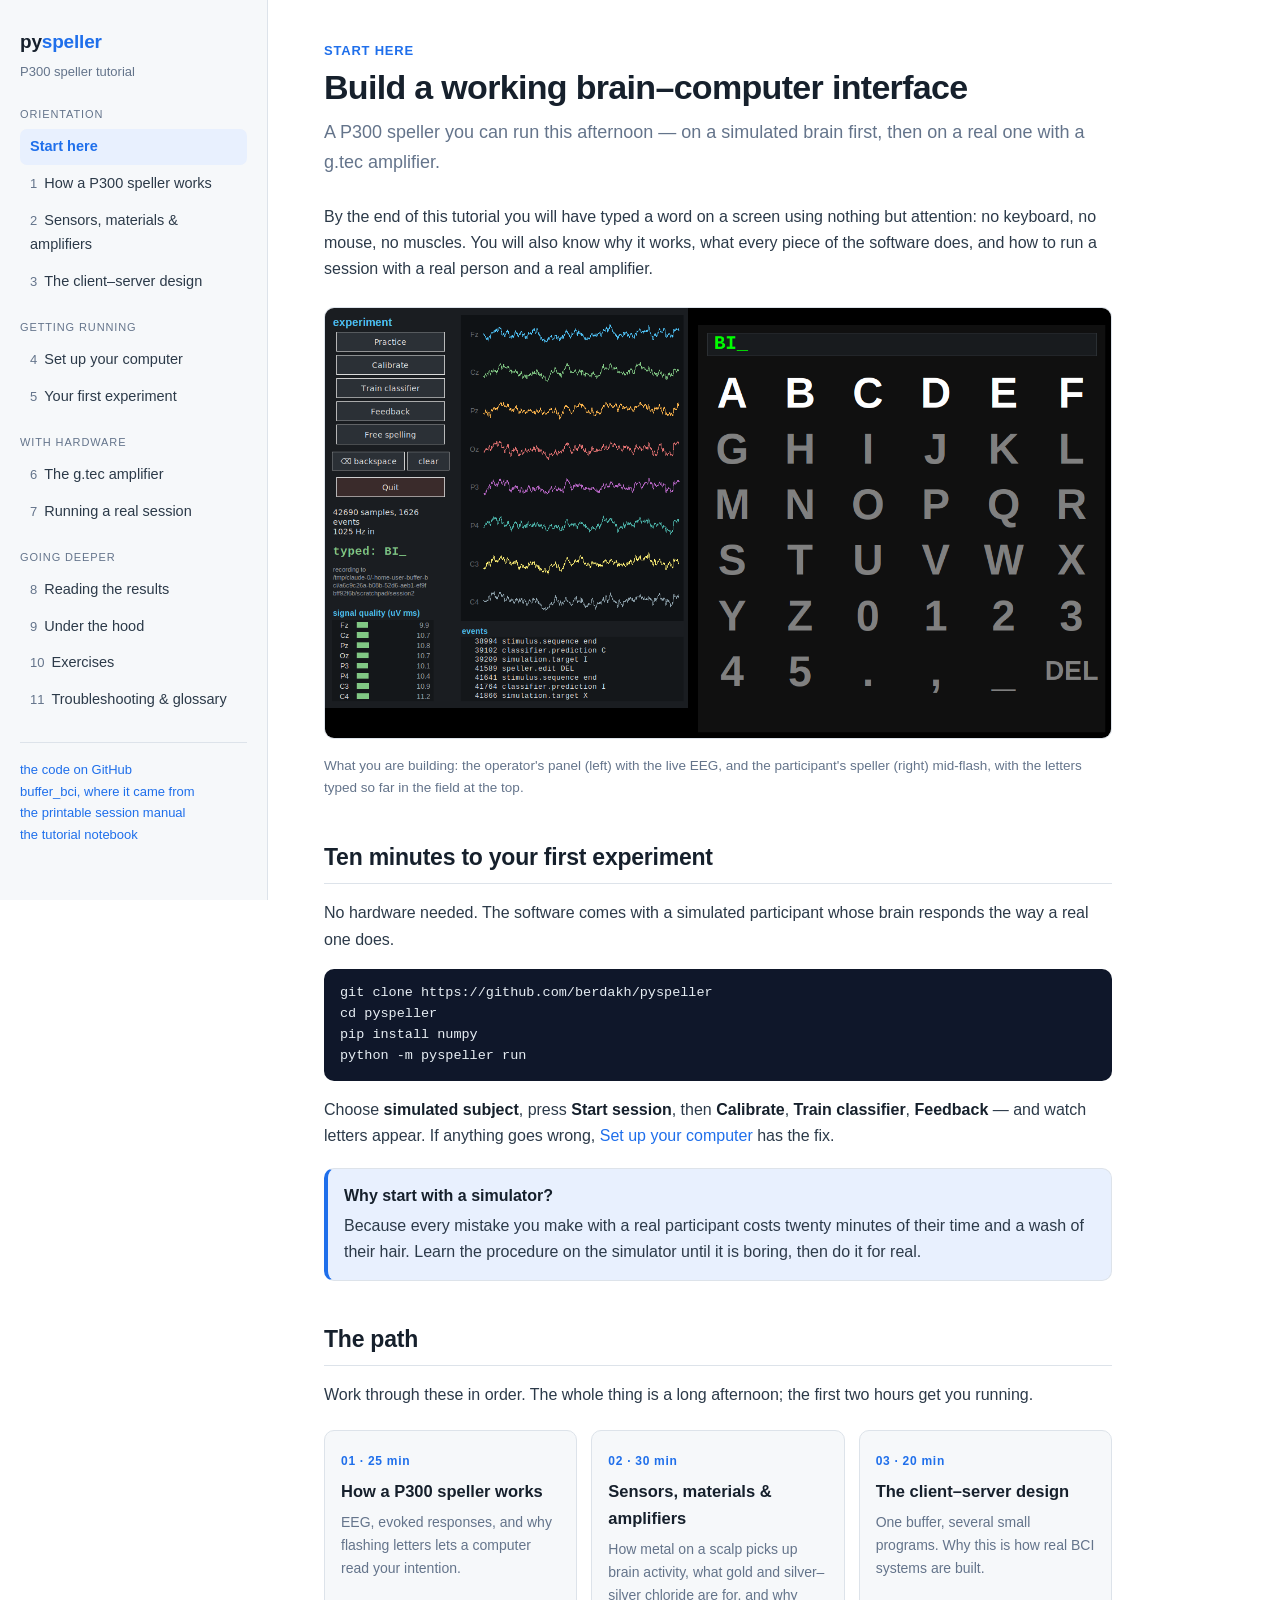
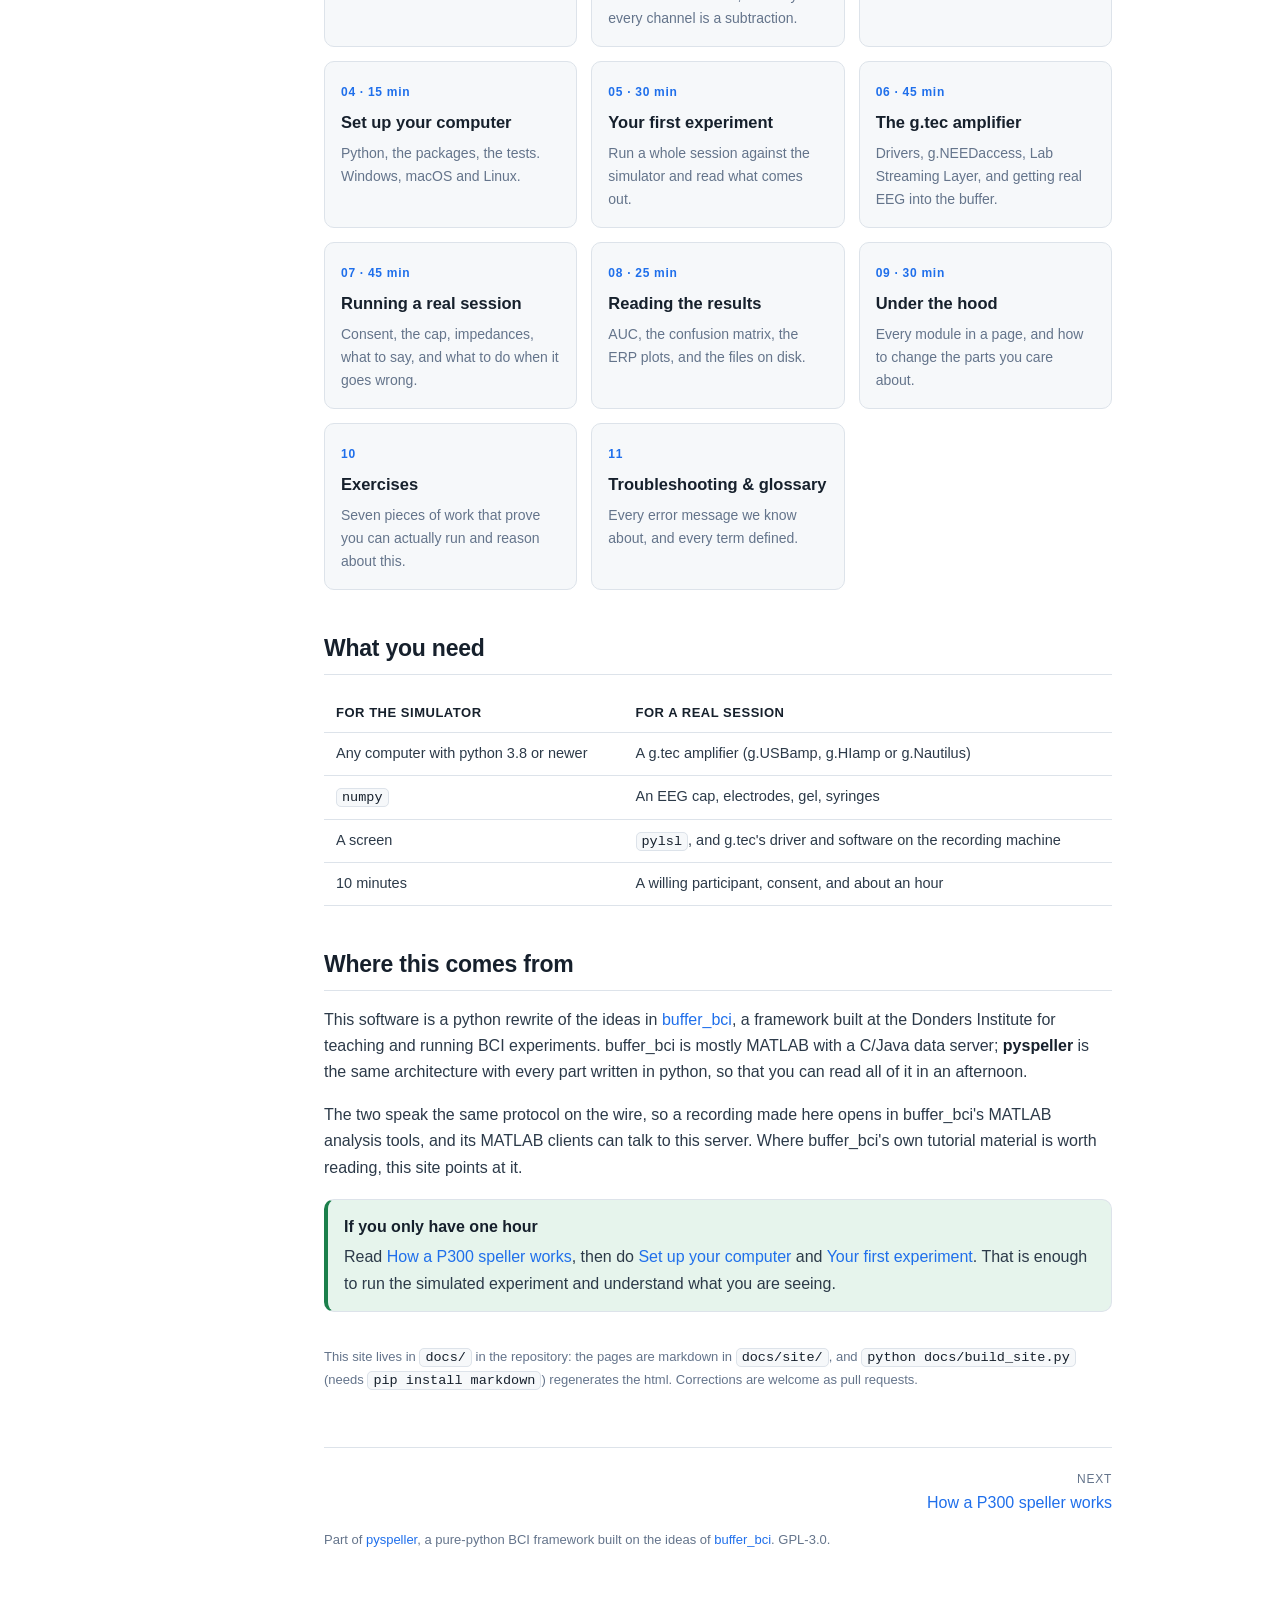
<file: docs/index.html>
<!DOCTYPE html>
<html lang="en">
<head>
<meta charset="utf-8">
<meta name="viewport" content="width=device-width, initial-scale=1">
<title>Build a working brain–computer interface · pyspeller</title>
<meta name="description" content="A P300 speller you can run this afternoon — on a simulated brain first, then on a real one with a g.tec amplifier.">
<link rel="stylesheet" href="assets/css/site.css">
<link rel="icon" href="data:image/svg+xml,<svg xmlns='http://www.w3.org/2000/svg' viewBox='0 0 100 100'><text y='.9em' font-size='90'>🧠</text></svg>">
</head>
<body>
<div class="layout">
<aside class="sidebar">
  <a class="brand" href="index.html">py<span>speller</span></a>
  <div class="brand-sub">P300 speller tutorial</div>
  <details class="contents" open>
  <summary>Contents</summary>
  <div class="nav-group"><div class="nav-title">Orientation</div><nav>
  <a href="index.html" class="current">Start here</a>
  <a href="paradigm.html"><span class="num">1</span>How a P300 speller works</a>
  <a href="sensors.html"><span class="num">2</span>Sensors, materials & amplifiers</a>
  <a href="architecture.html"><span class="num">3</span>The client–server design</a>
  </nav></div>
  <div class="nav-group"><div class="nav-title">Getting running</div><nav>
  <a href="install.html"><span class="num">4</span>Set up your computer</a>
  <a href="first-run.html"><span class="num">5</span>Your first experiment</a>
  </nav></div>
  <div class="nav-group"><div class="nav-title">With hardware</div><nav>
  <a href="gtec.html"><span class="num">6</span>The g.tec amplifier</a>
  <a href="session.html"><span class="num">7</span>Running a real session</a>
  </nav></div>
  <div class="nav-group"><div class="nav-title">Going deeper</div><nav>
  <a href="results.html"><span class="num">8</span>Reading the results</a>
  <a href="code.html"><span class="num">9</span>Under the hood</a>
  <a href="exercises.html"><span class="num">10</span>Exercises</a>
  <a href="reference.html"><span class="num">11</span>Troubleshooting & glossary</a>
  </nav></div>
  <div class="sidebar-foot">
    <a href="https://github.com/berdakh/pyspeller">the code on GitHub</a><br>
    <a href="https://github.com/berdakh/buffer_bci">buffer_bci, where it came from</a><br>
    <a href="https://github.com/berdakh/pyspeller/blob/main/docs/MANUAL.md">the printable session manual</a><br>
    <a href="https://github.com/berdakh/pyspeller/blob/main/docs/pyspeller_tutorial.ipynb">the tutorial notebook</a>
  </div>
  </details>
</aside>
<main>
  <div class="page-kicker">Start here</div>
  <h1>Build a working brain–computer interface</h1>
  <p class="lede">A P300 speller you can run this afternoon — on a simulated brain first, then on a real one with a g.tec amplifier.</p>
  <p>By the end of this tutorial you will have typed a word on a screen using nothing
but attention: no keyboard, no mouse, no muscles. You will also know why it
works, what every piece of the software does, and how to run a session with a
real person and a real amplifier.</p>
<figure>
<img class="shadow" src="assets/img/panel-and-speller.png" alt="The control panel on the left and the speller matrix on the right">
<figcaption>What you are building: the operator's panel (left) with the live EEG, and the participant's speller (right) mid-flash, with the letters typed so far in the field at the top.</figcaption>
</figure>

<h2 id="ten-minutes-to-your-first-experiment">Ten minutes to your first experiment</h2>
<p>No hardware needed. The software comes with a simulated participant whose
brain responds the way a real one does.</p>
<pre><code>git clone https://github.com/berdakh/pyspeller
cd pyspeller
pip install numpy
python -m pyspeller run
</code></pre>
<p>Choose <strong>simulated subject</strong>, press <strong>Start session</strong>, then <strong>Calibrate</strong>,
<strong>Train classifier</strong>, <strong>Feedback</strong> — and watch letters appear. If anything goes
wrong, <a href="install.html">Set up your computer</a> has the fix.</p>
<div class="note">
<span class="block-title">Why start with a simulator?</span>
Because every mistake you make with a real participant costs twenty minutes of
their time and a wash of their hair. Learn the procedure on the simulator until
it is boring, then do it for real.
</div>

<h2 id="the-path">The path</h2>
<p>Work through these in order. The whole thing is a long afternoon; the first two
hours get you running.</p>
<div class="cards">
<a class="card" href="paradigm.html"><span class="card-num">01 · 25 min</span><h3>How a P300 speller works</h3><p>EEG, evoked responses, and why flashing letters lets a computer read your intention.</p></a>
<a class="card" href="sensors.html"><span class="card-num">02 · 30 min</span><h3>Sensors, materials &amp; amplifiers</h3><p>How metal on a scalp picks up brain activity, what gold and silver–silver chloride are for, and why every channel is a subtraction.</p></a>
<a class="card" href="architecture.html"><span class="card-num">03 · 20 min</span><h3>The client–server design</h3><p>One buffer, several small programs. Why this is how real BCI systems are built.</p></a>
<a class="card" href="install.html"><span class="card-num">04 · 15 min</span><h3>Set up your computer</h3><p>Python, the packages, the tests. Windows, macOS and Linux.</p></a>
<a class="card" href="first-run.html"><span class="card-num">05 · 30 min</span><h3>Your first experiment</h3><p>Run a whole session against the simulator and read what comes out.</p></a>
<a class="card" href="gtec.html"><span class="card-num">06 · 45 min</span><h3>The g.tec amplifier</h3><p>Drivers, g.NEEDaccess, Lab Streaming Layer, and getting real EEG into the buffer.</p></a>
<a class="card" href="session.html"><span class="card-num">07 · 45 min</span><h3>Running a real session</h3><p>Consent, the cap, impedances, what to say, and what to do when it goes wrong.</p></a>
<a class="card" href="results.html"><span class="card-num">08 · 25 min</span><h3>Reading the results</h3><p>AUC, the confusion matrix, the ERP plots, and the files on disk.</p></a>
<a class="card" href="code.html"><span class="card-num">09 · 30 min</span><h3>Under the hood</h3><p>Every module in a page, and how to change the parts you care about.</p></a>
<a class="card" href="exercises.html"><span class="card-num">10</span><h3>Exercises</h3><p>Seven pieces of work that prove you can actually run and reason about this.</p></a>
<a class="card" href="reference.html"><span class="card-num">11</span><h3>Troubleshooting &amp; glossary</h3><p>Every error message we know about, and every term defined.</p></a>
</div>

<h2 id="what-you-need">What you need</h2>
<div class="table-wrap"><table>
<thead>
<tr>
<th>For the simulator</th>
<th>For a real session</th>
</tr>
</thead>
<tbody>
<tr>
<td>Any computer with python 3.8 or newer</td>
<td>A g.tec amplifier (g.USBamp, g.HIamp or g.Nautilus)</td>
</tr>
<tr>
<td><code>numpy</code></td>
<td>An EEG cap, electrodes, gel, syringes</td>
</tr>
<tr>
<td>A screen</td>
<td><code>pylsl</code>, and g.tec's driver and software on the recording machine</td>
</tr>
<tr>
<td>10 minutes</td>
<td>A willing participant, consent, and about an hour</td>
</tr>
</tbody>
</table></div>
<h2 id="where-this-comes-from">Where this comes from</h2>
<p>This software is a python rewrite of the ideas in
<a href="https://github.com/berdakh/buffer_bci">buffer_bci</a>, a framework built at the
Donders Institute for teaching and running BCI experiments. buffer_bci is
mostly MATLAB with a C/Java data server; <strong>pyspeller</strong> is the same architecture
with every part written in python, so that you can read all of it in an
afternoon.</p>
<p>The two speak the same protocol on the wire, so a recording made here opens in
buffer_bci's MATLAB analysis tools, and its MATLAB clients can talk to this
server. Where buffer_bci's own tutorial material is worth reading, this site
points at it.</p>
<div class="do">
<span class="block-title">If you only have one hour</span>
Read <a href="paradigm.html">How a P300 speller works</a>, then do
<a href="install.html">Set up your computer</a> and
<a href="first-run.html">Your first experiment</a>. That is enough to run the
simulated experiment and understand what you are seeing.
</div>

<div class="meta" style="margin-top:34px">
This site lives in <code>docs/</code> in the repository: the pages are markdown
in <code>docs/site/</code>, and <code>python docs/build_site.py</code> (needs
<code>pip install markdown</code>) regenerates the html. Corrections are
welcome as pull requests.
</div>
  <div class="pager"><a class="next" href="paradigm.html"><span class="dir">next</span>How a P300 speller works</a></div>
  <p class="meta">Part of <a href="https://github.com/berdakh/pyspeller">pyspeller</a>,
  a pure-python BCI framework built on the ideas of
  <a href="https://github.com/berdakh/buffer_bci">buffer_bci</a>. GPL-3.0.</p>
</main>
</div>
<script>
  // on a phone the contents list starts folded; on a wide screen it stays open
  var contents = document.querySelector('.contents');
  if (contents && window.matchMedia('(max-width: 900px)').matches)
    contents.removeAttribute('open');
</script>
</body>
</html>
</file>
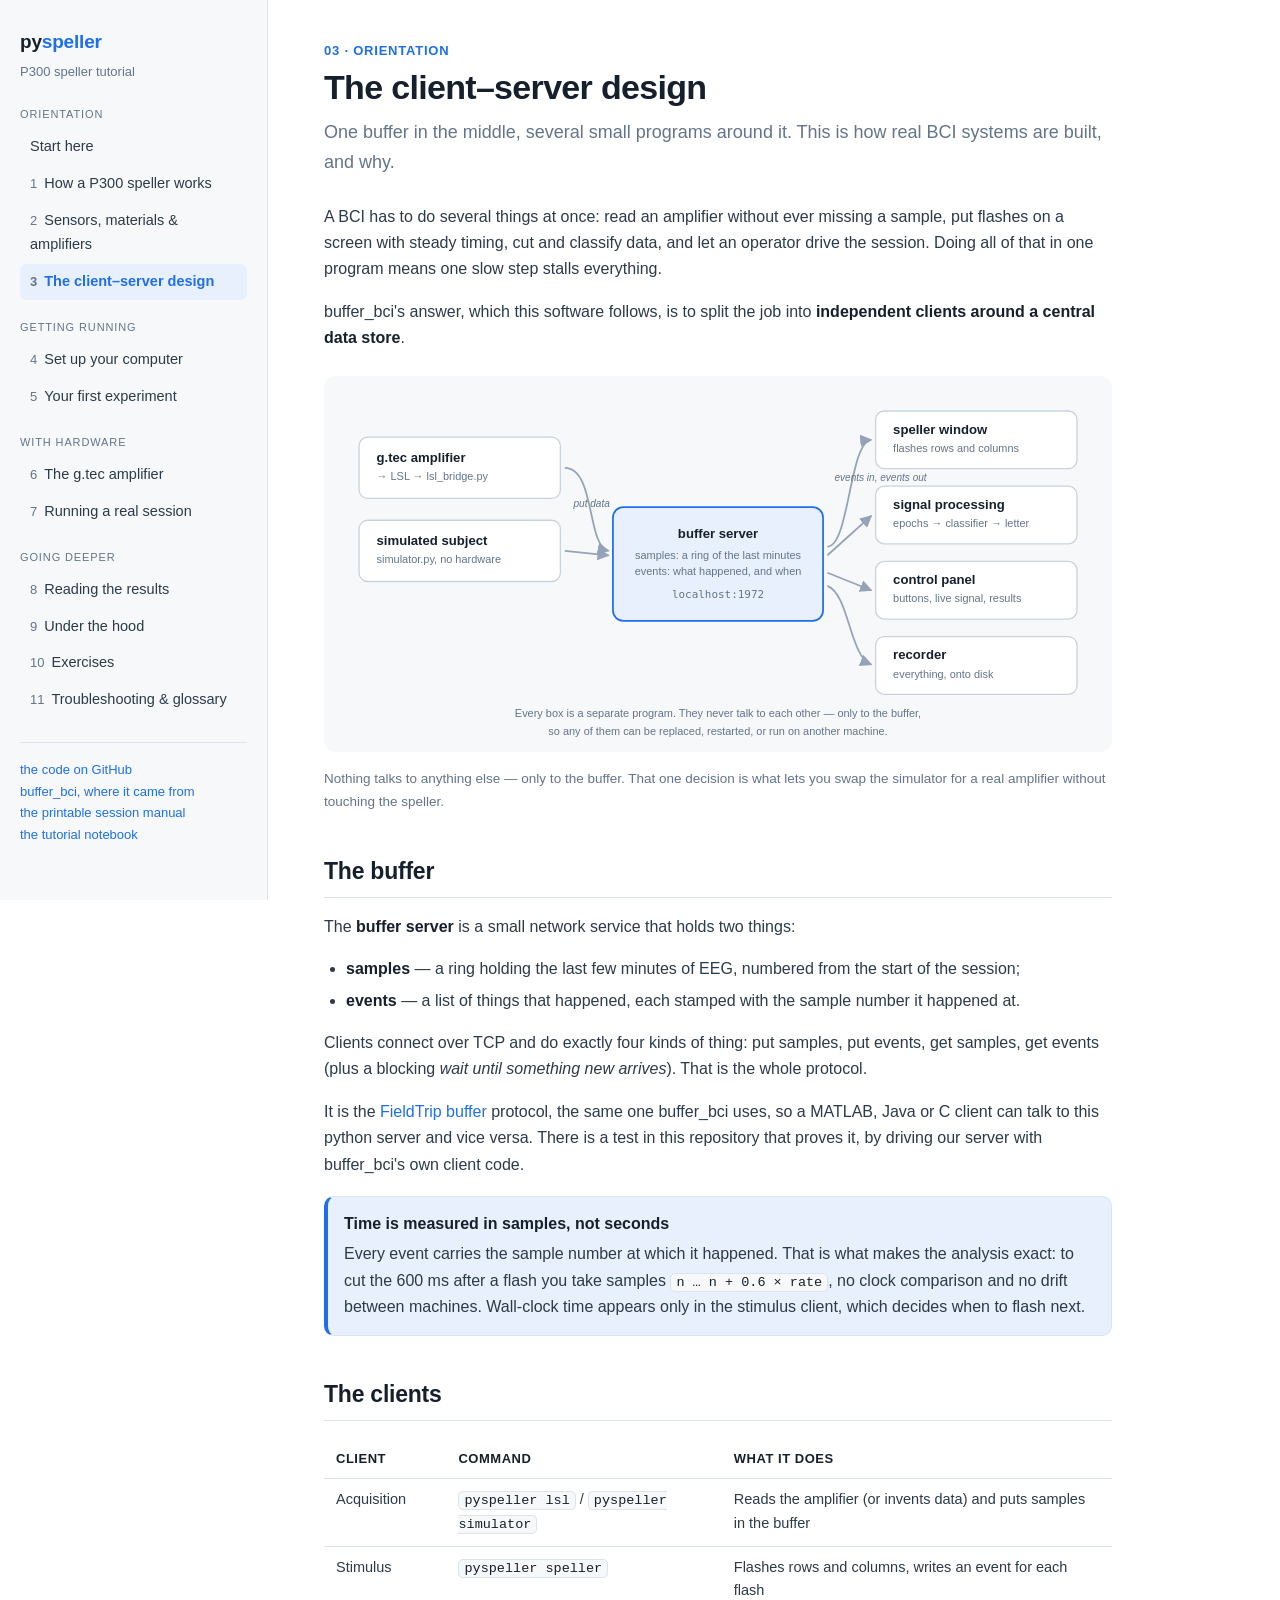
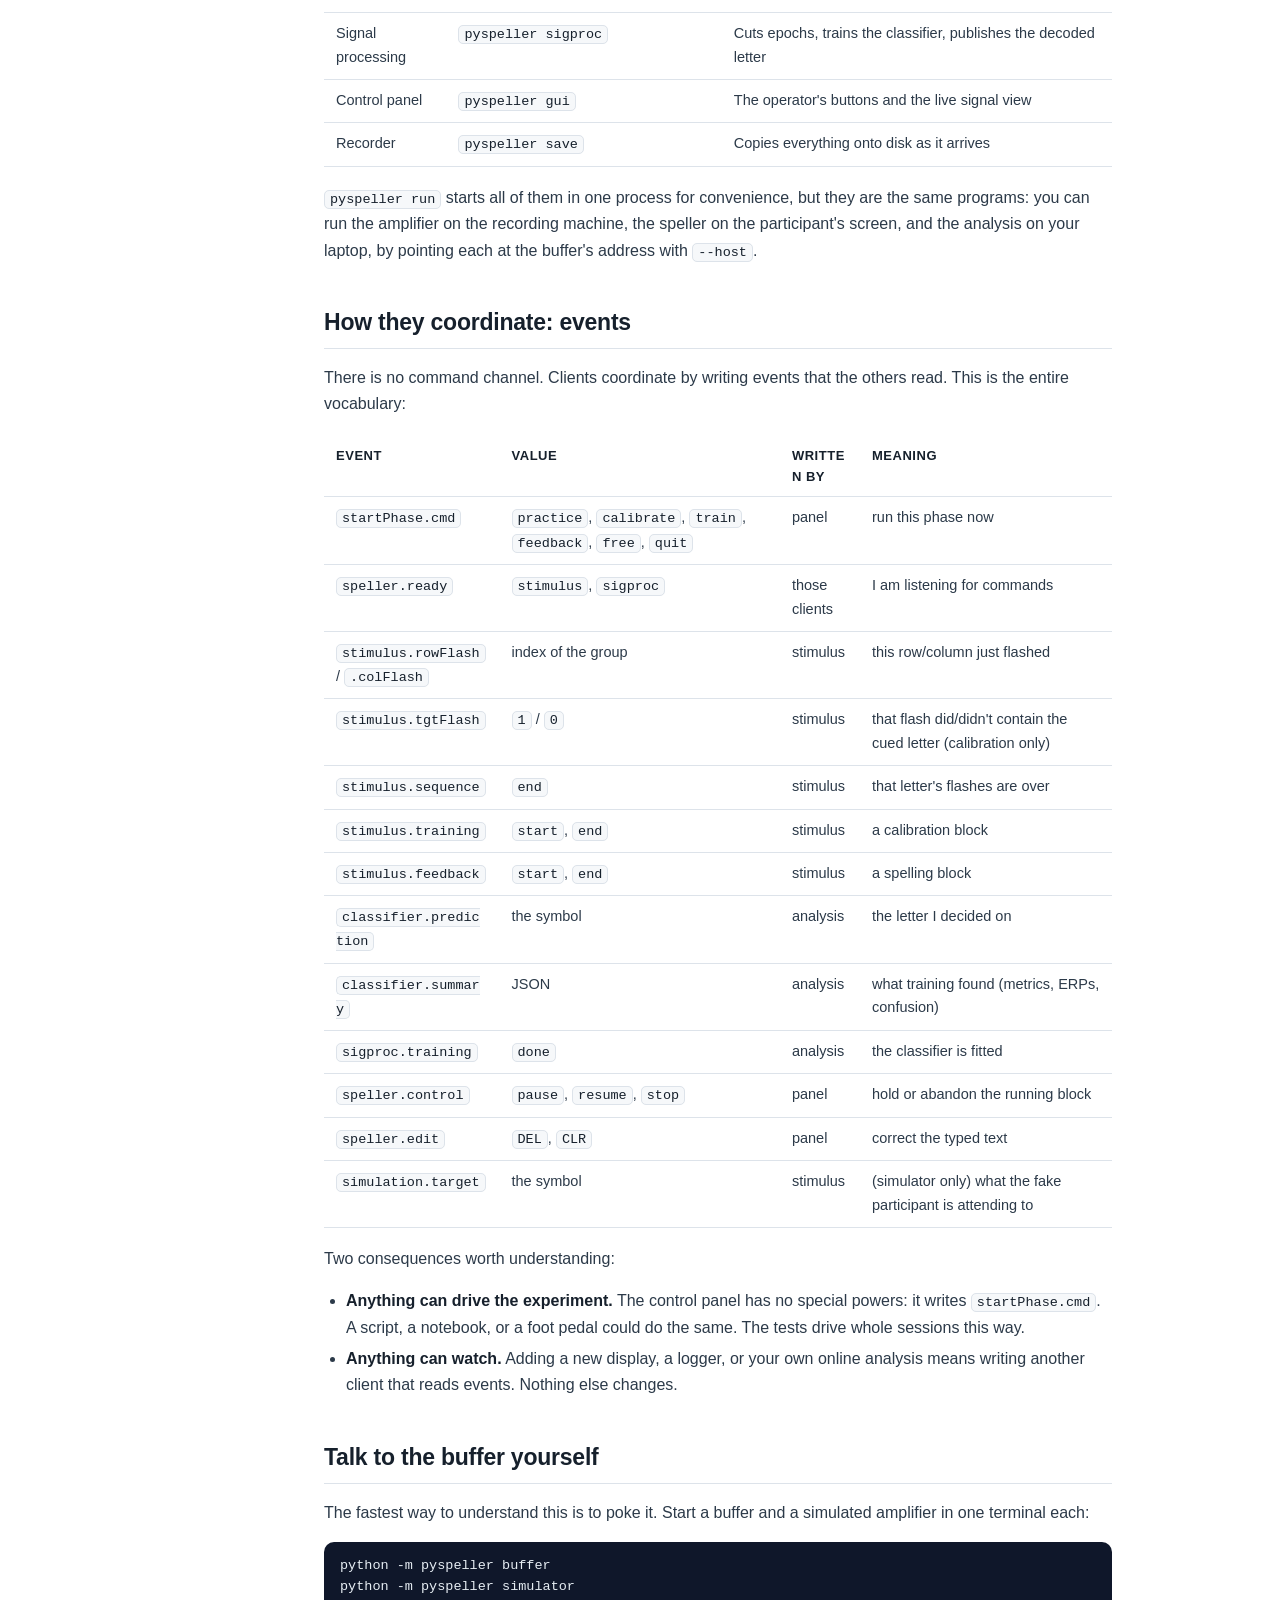
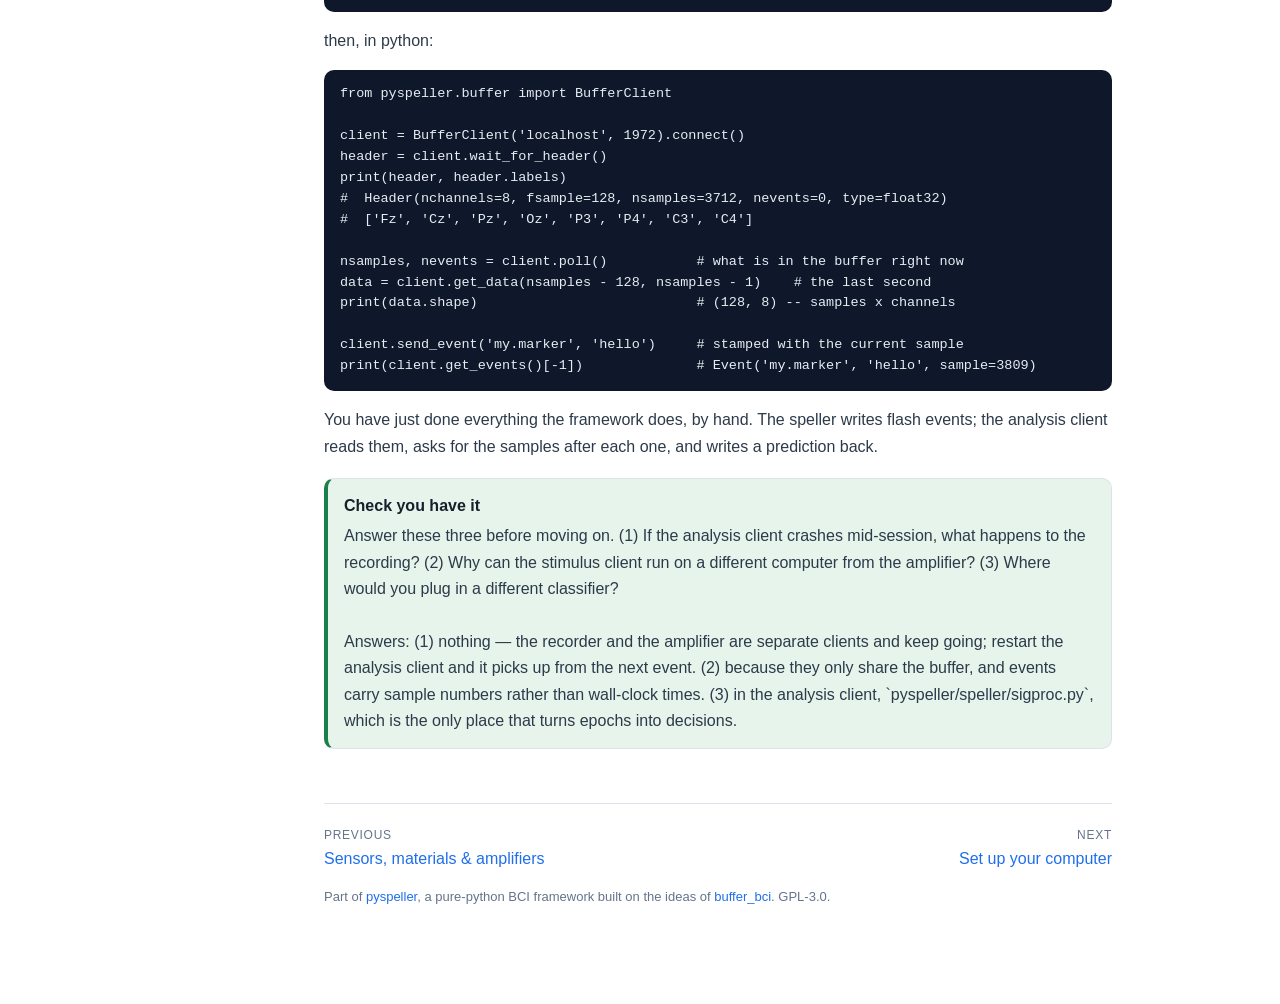
<file: docs/architecture.html>
<!DOCTYPE html>
<html lang="en">
<head>
<meta charset="utf-8">
<meta name="viewport" content="width=device-width, initial-scale=1">
<title>The client–server design · pyspeller</title>
<meta name="description" content="One buffer in the middle, several small programs around it. This is how real BCI systems are built, and why.">
<link rel="stylesheet" href="assets/css/site.css">
<link rel="icon" href="data:image/svg+xml,<svg xmlns='http://www.w3.org/2000/svg' viewBox='0 0 100 100'><text y='.9em' font-size='90'>🧠</text></svg>">
</head>
<body>
<div class="layout">
<aside class="sidebar">
  <a class="brand" href="index.html">py<span>speller</span></a>
  <div class="brand-sub">P300 speller tutorial</div>
  <details class="contents" open>
  <summary>Contents</summary>
  <div class="nav-group"><div class="nav-title">Orientation</div><nav>
  <a href="index.html">Start here</a>
  <a href="paradigm.html"><span class="num">1</span>How a P300 speller works</a>
  <a href="sensors.html"><span class="num">2</span>Sensors, materials & amplifiers</a>
  <a href="architecture.html" class="current"><span class="num">3</span>The client–server design</a>
  </nav></div>
  <div class="nav-group"><div class="nav-title">Getting running</div><nav>
  <a href="install.html"><span class="num">4</span>Set up your computer</a>
  <a href="first-run.html"><span class="num">5</span>Your first experiment</a>
  </nav></div>
  <div class="nav-group"><div class="nav-title">With hardware</div><nav>
  <a href="gtec.html"><span class="num">6</span>The g.tec amplifier</a>
  <a href="session.html"><span class="num">7</span>Running a real session</a>
  </nav></div>
  <div class="nav-group"><div class="nav-title">Going deeper</div><nav>
  <a href="results.html"><span class="num">8</span>Reading the results</a>
  <a href="code.html"><span class="num">9</span>Under the hood</a>
  <a href="exercises.html"><span class="num">10</span>Exercises</a>
  <a href="reference.html"><span class="num">11</span>Troubleshooting & glossary</a>
  </nav></div>
  <div class="sidebar-foot">
    <a href="https://github.com/berdakh/pyspeller">the code on GitHub</a><br>
    <a href="https://github.com/berdakh/buffer_bci">buffer_bci, where it came from</a><br>
    <a href="https://github.com/berdakh/pyspeller/blob/main/docs/MANUAL.md">the printable session manual</a><br>
    <a href="https://github.com/berdakh/pyspeller/blob/main/docs/pyspeller_tutorial.ipynb">the tutorial notebook</a>
  </div>
  </details>
</aside>
<main>
  <div class="page-kicker">03 · Orientation</div>
  <h1>The client–server design</h1>
  <p class="lede">One buffer in the middle, several small programs around it. This is how real BCI systems are built, and why.</p>
  <p>A BCI has to do several things at once: read an amplifier without ever missing a
sample, put flashes on a screen with steady timing, cut and classify data, and
let an operator drive the session. Doing all of that in one program means one
slow step stalls everything.</p>
<p>buffer_bci's answer, which this software follows, is to split the job into
<strong>independent clients around a central data store</strong>.</p>
<figure>
<img src="assets/img/architecture.svg" alt="Diagram: amplifier clients on the left, buffer server in the middle, speller, analysis, panel and recorder on the right">
<figcaption>Nothing talks to anything else — only to the buffer. That one decision is what lets you swap the simulator for a real amplifier without touching the speller.</figcaption>
</figure>

<h2 id="the-buffer">The buffer</h2>
<p>The <strong>buffer server</strong> is a small network service that holds two things:</p>
<ul>
<li><strong>samples</strong> — a ring holding the last few minutes of EEG, numbered from the
  start of the session;</li>
<li><strong>events</strong> — a list of things that happened, each stamped with the sample
  number it happened at.</li>
</ul>
<p>Clients connect over TCP and do exactly four kinds of thing: put samples, put
events, get samples, get events (plus a blocking <em>wait until something new
arrives</em>). That is the whole protocol.</p>
<p>It is the <a href="https://www.fieldtriptoolbox.org/development/realtime/">FieldTrip buffer</a>
protocol, the same one buffer_bci uses, so a MATLAB, Java or C client can talk to
this python server and vice versa. There is a test in this repository that
proves it, by driving our server with buffer_bci's own client code.</p>
<div class="note">
<span class="block-title">Time is measured in samples, not seconds</span>
Every event carries the sample number at which it happened. That is what makes
the analysis exact: to cut the 600 ms after a flash you take samples
<code>n … n + 0.6 × rate</code>, no clock comparison and no drift between
machines. Wall-clock time appears only in the stimulus client, which decides
when to flash next.
</div>

<h2 id="the-clients">The clients</h2>
<div class="table-wrap"><table>
<thead>
<tr>
<th>Client</th>
<th>Command</th>
<th>What it does</th>
</tr>
</thead>
<tbody>
<tr>
<td>Acquisition</td>
<td><code>pyspeller lsl</code> / <code>pyspeller simulator</code></td>
<td>Reads the amplifier (or invents data) and puts samples in the buffer</td>
</tr>
<tr>
<td>Stimulus</td>
<td><code>pyspeller speller</code></td>
<td>Flashes rows and columns, writes an event for each flash</td>
</tr>
<tr>
<td>Signal processing</td>
<td><code>pyspeller sigproc</code></td>
<td>Cuts epochs, trains the classifier, publishes the decoded letter</td>
</tr>
<tr>
<td>Control panel</td>
<td><code>pyspeller gui</code></td>
<td>The operator's buttons and the live signal view</td>
</tr>
<tr>
<td>Recorder</td>
<td><code>pyspeller save</code></td>
<td>Copies everything onto disk as it arrives</td>
</tr>
</tbody>
</table></div>
<p><code>pyspeller run</code> starts all of them in one process for convenience, but they are
the same programs: you can run the amplifier on the recording machine, the
speller on the participant's screen, and the analysis on your laptop, by
pointing each at the buffer's address with <code>--host</code>.</p>
<h2 id="how-they-coordinate-events">How they coordinate: events</h2>
<p>There is no command channel. Clients coordinate by writing events that the
others read. This is the entire vocabulary:</p>
<div class="table-wrap"><table>
<thead>
<tr>
<th>Event</th>
<th>Value</th>
<th>Written by</th>
<th>Meaning</th>
</tr>
</thead>
<tbody>
<tr>
<td><code>startPhase.cmd</code></td>
<td><code>practice</code>, <code>calibrate</code>, <code>train</code>, <code>feedback</code>, <code>free</code>, <code>quit</code></td>
<td>panel</td>
<td>run this phase now</td>
</tr>
<tr>
<td><code>speller.ready</code></td>
<td><code>stimulus</code>, <code>sigproc</code></td>
<td>those clients</td>
<td>I am listening for commands</td>
</tr>
<tr>
<td><code>stimulus.rowFlash</code> / <code>.colFlash</code></td>
<td>index of the group</td>
<td>stimulus</td>
<td>this row/column just flashed</td>
</tr>
<tr>
<td><code>stimulus.tgtFlash</code></td>
<td><code>1</code> / <code>0</code></td>
<td>stimulus</td>
<td>that flash did/didn't contain the cued letter (calibration only)</td>
</tr>
<tr>
<td><code>stimulus.sequence</code></td>
<td><code>end</code></td>
<td>stimulus</td>
<td>that letter's flashes are over</td>
</tr>
<tr>
<td><code>stimulus.training</code></td>
<td><code>start</code>, <code>end</code></td>
<td>stimulus</td>
<td>a calibration block</td>
</tr>
<tr>
<td><code>stimulus.feedback</code></td>
<td><code>start</code>, <code>end</code></td>
<td>stimulus</td>
<td>a spelling block</td>
</tr>
<tr>
<td><code>classifier.prediction</code></td>
<td>the symbol</td>
<td>analysis</td>
<td>the letter I decided on</td>
</tr>
<tr>
<td><code>classifier.summary</code></td>
<td>JSON</td>
<td>analysis</td>
<td>what training found (metrics, ERPs, confusion)</td>
</tr>
<tr>
<td><code>sigproc.training</code></td>
<td><code>done</code></td>
<td>analysis</td>
<td>the classifier is fitted</td>
</tr>
<tr>
<td><code>speller.control</code></td>
<td><code>pause</code>, <code>resume</code>, <code>stop</code></td>
<td>panel</td>
<td>hold or abandon the running block</td>
</tr>
<tr>
<td><code>speller.edit</code></td>
<td><code>DEL</code>, <code>CLR</code></td>
<td>panel</td>
<td>correct the typed text</td>
</tr>
<tr>
<td><code>simulation.target</code></td>
<td>the symbol</td>
<td>stimulus</td>
<td>(simulator only) what the fake participant is attending to</td>
</tr>
</tbody>
</table></div>
<p>Two consequences worth understanding:</p>
<ul>
<li><strong>Anything can drive the experiment.</strong> The control panel has no special
  powers: it writes <code>startPhase.cmd</code>. A script, a notebook, or a foot pedal
  could do the same. The tests drive whole sessions this way.</li>
<li><strong>Anything can watch.</strong> Adding a new display, a logger, or your own online
  analysis means writing another client that reads events. Nothing else changes.</li>
</ul>
<h2 id="talk-to-the-buffer-yourself">Talk to the buffer yourself</h2>
<p>The fastest way to understand this is to poke it. Start a buffer and a simulated
amplifier in one terminal each:</p>
<pre><code>python -m pyspeller buffer
python -m pyspeller simulator
</code></pre>
<p>then, in python:</p>
<pre><code>from pyspeller.buffer import BufferClient

client = BufferClient('localhost', 1972).connect()
header = client.wait_for_header()
print(header, header.labels)
#  Header(nchannels=8, fsample=128, nsamples=3712, nevents=0, type=float32)
#  ['Fz', 'Cz', 'Pz', 'Oz', 'P3', 'P4', 'C3', 'C4']

nsamples, nevents = client.poll()           # what is in the buffer right now
data = client.get_data(nsamples - 128, nsamples - 1)    # the last second
print(data.shape)                           # (128, 8) -- samples x channels

client.send_event('my.marker', 'hello')     # stamped with the current sample
print(client.get_events()[-1])              # Event('my.marker', 'hello', sample=3809)
</code></pre>
<p>You have just done everything the framework does, by hand. The speller writes
flash events; the analysis client reads them, asks for the samples after each
one, and writes a prediction back.</p>
<div class="do">
<span class="block-title">Check you have it</span>
Answer these three before moving on. (1) If the analysis client crashes
mid-session, what happens to the recording? (2) Why can the stimulus client run
on a different computer from the amplifier? (3) Where would you plug in a
different classifier?
<br><br>
Answers: (1) nothing — the recorder and the amplifier are separate clients and
keep going; restart the analysis client and it picks up from the next event.
(2) because they only share the buffer, and events carry sample numbers rather
than wall-clock times. (3) in the analysis client, `pyspeller/speller/sigproc.py`,
which is the only place that turns epochs into decisions.
</div>
  <div class="pager"><a href="sensors.html"><span class="dir">previous</span>Sensors, materials & amplifiers</a>
<a class="next" href="install.html"><span class="dir">next</span>Set up your computer</a></div>
  <p class="meta">Part of <a href="https://github.com/berdakh/pyspeller">pyspeller</a>,
  a pure-python BCI framework built on the ideas of
  <a href="https://github.com/berdakh/buffer_bci">buffer_bci</a>. GPL-3.0.</p>
</main>
</div>
<script>
  // on a phone the contents list starts folded; on a wide screen it stays open
  var contents = document.querySelector('.contents');
  if (contents && window.matchMedia('(max-width: 900px)').matches)
    contents.removeAttribute('open');
</script>
</body>
</html>
</file>
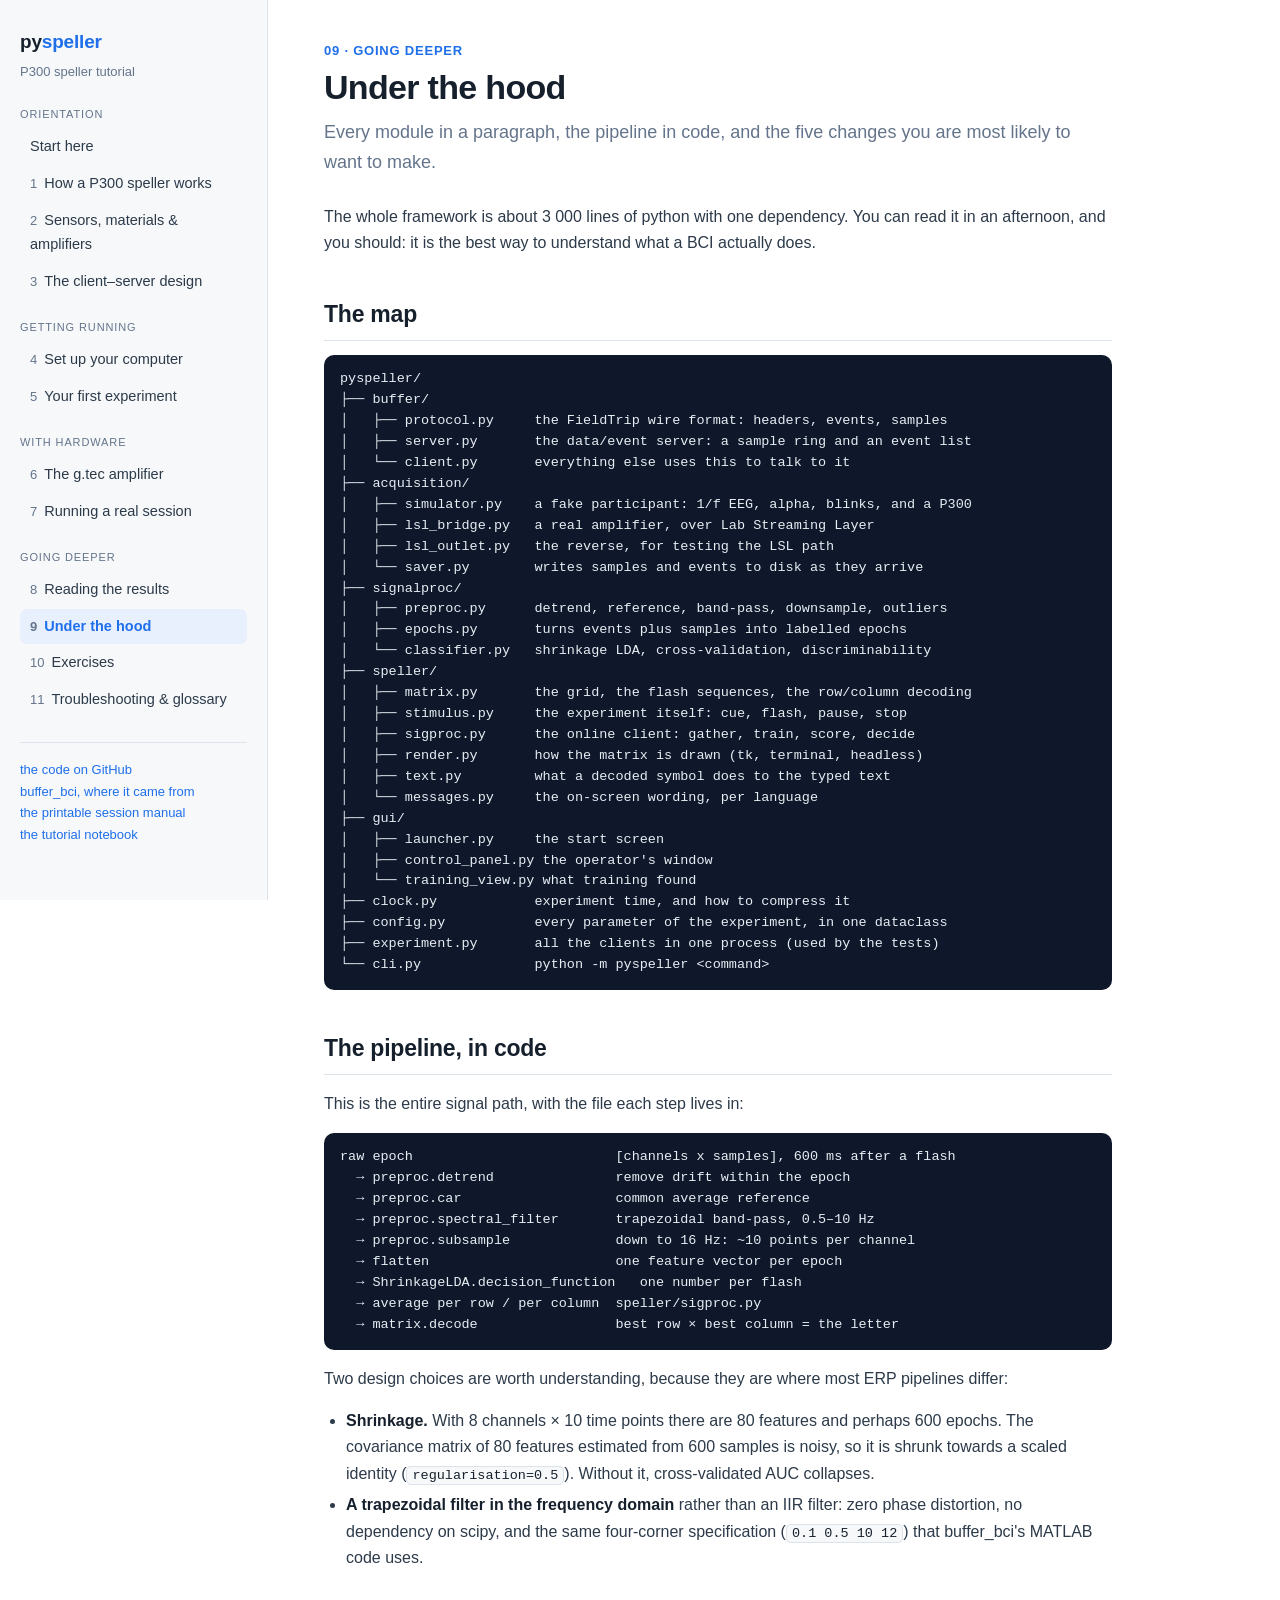
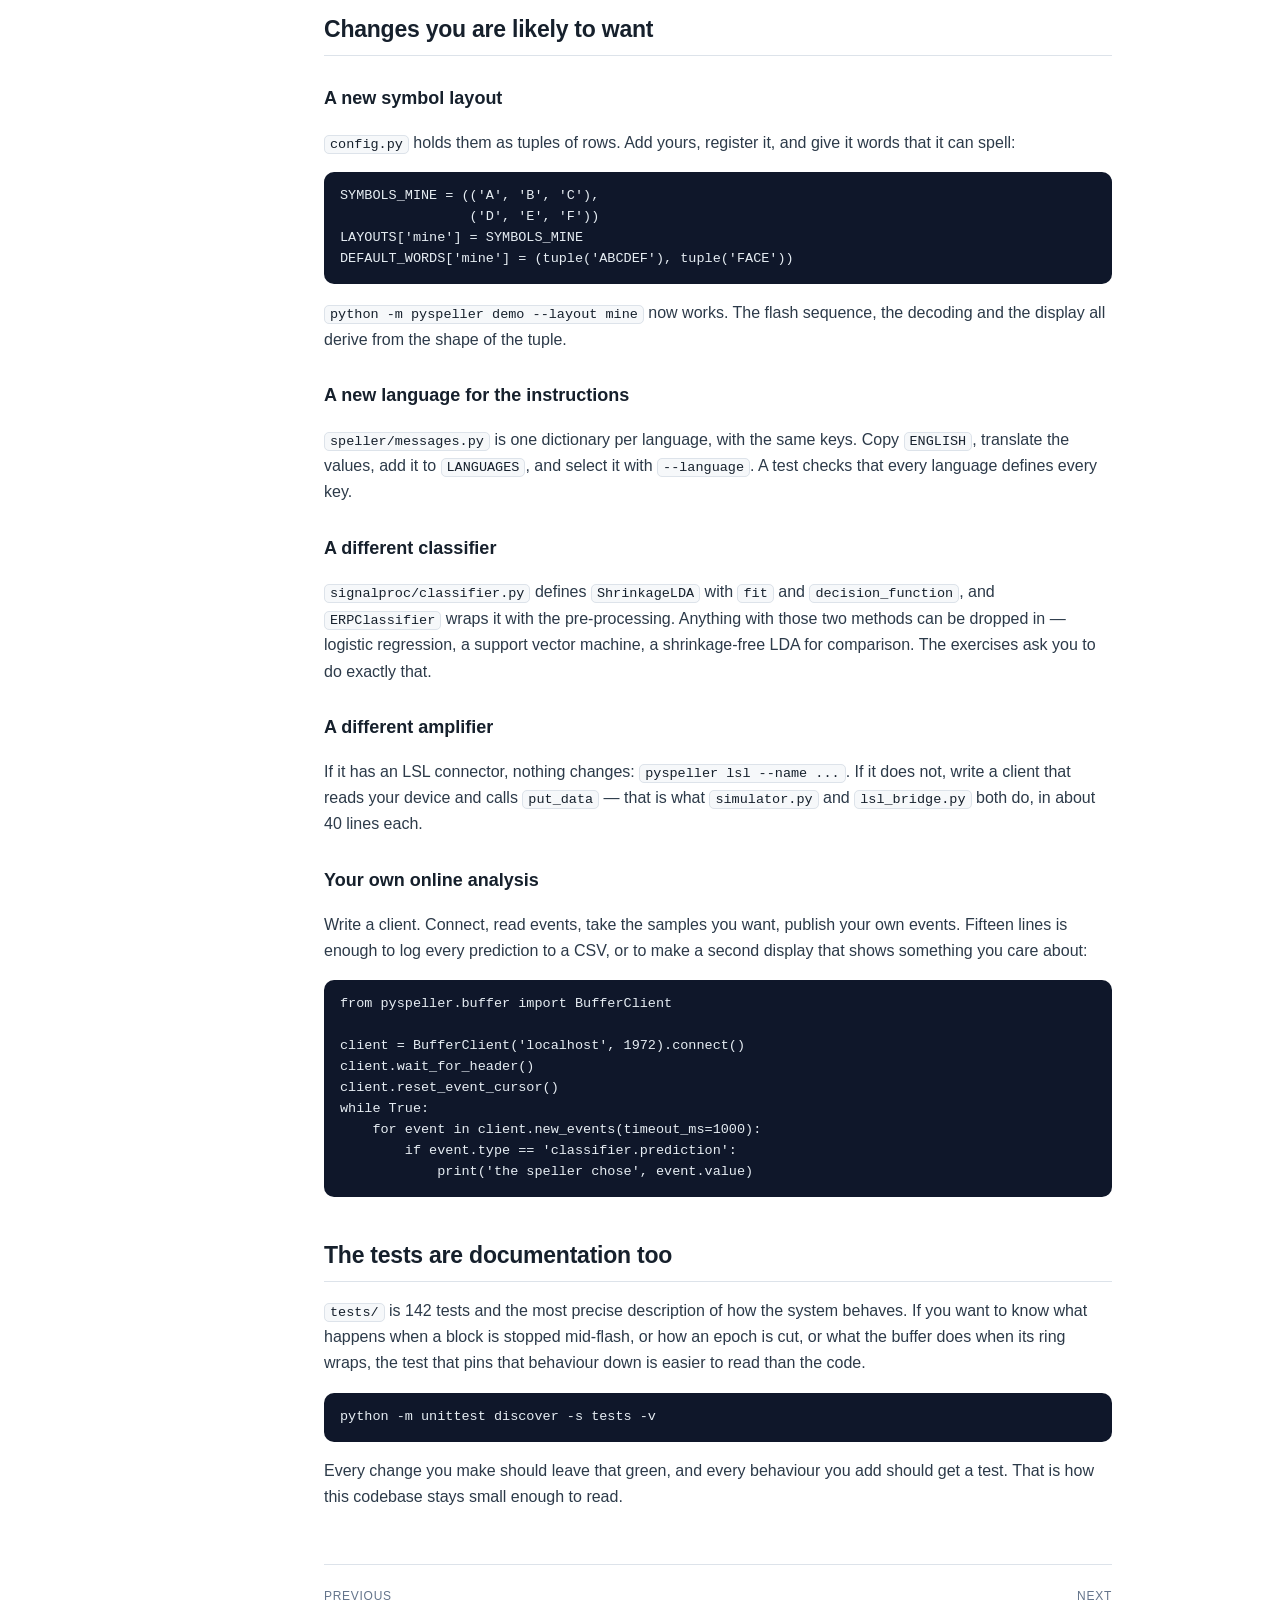
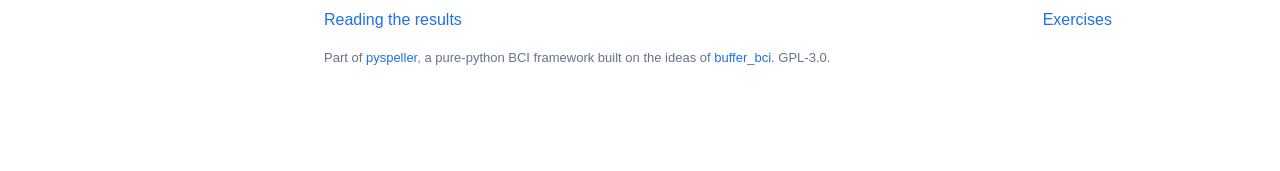
<file: docs/code.html>
<!DOCTYPE html>
<html lang="en">
<head>
<meta charset="utf-8">
<meta name="viewport" content="width=device-width, initial-scale=1">
<title>Under the hood · pyspeller</title>
<meta name="description" content="Every module in a paragraph, the pipeline in code, and the five changes you are most likely to want to make.">
<link rel="stylesheet" href="assets/css/site.css">
<link rel="icon" href="data:image/svg+xml,<svg xmlns='http://www.w3.org/2000/svg' viewBox='0 0 100 100'><text y='.9em' font-size='90'>🧠</text></svg>">
</head>
<body>
<div class="layout">
<aside class="sidebar">
  <a class="brand" href="index.html">py<span>speller</span></a>
  <div class="brand-sub">P300 speller tutorial</div>
  <details class="contents" open>
  <summary>Contents</summary>
  <div class="nav-group"><div class="nav-title">Orientation</div><nav>
  <a href="index.html">Start here</a>
  <a href="paradigm.html"><span class="num">1</span>How a P300 speller works</a>
  <a href="sensors.html"><span class="num">2</span>Sensors, materials & amplifiers</a>
  <a href="architecture.html"><span class="num">3</span>The client–server design</a>
  </nav></div>
  <div class="nav-group"><div class="nav-title">Getting running</div><nav>
  <a href="install.html"><span class="num">4</span>Set up your computer</a>
  <a href="first-run.html"><span class="num">5</span>Your first experiment</a>
  </nav></div>
  <div class="nav-group"><div class="nav-title">With hardware</div><nav>
  <a href="gtec.html"><span class="num">6</span>The g.tec amplifier</a>
  <a href="session.html"><span class="num">7</span>Running a real session</a>
  </nav></div>
  <div class="nav-group"><div class="nav-title">Going deeper</div><nav>
  <a href="results.html"><span class="num">8</span>Reading the results</a>
  <a href="code.html" class="current"><span class="num">9</span>Under the hood</a>
  <a href="exercises.html"><span class="num">10</span>Exercises</a>
  <a href="reference.html"><span class="num">11</span>Troubleshooting & glossary</a>
  </nav></div>
  <div class="sidebar-foot">
    <a href="https://github.com/berdakh/pyspeller">the code on GitHub</a><br>
    <a href="https://github.com/berdakh/buffer_bci">buffer_bci, where it came from</a><br>
    <a href="https://github.com/berdakh/pyspeller/blob/main/docs/MANUAL.md">the printable session manual</a><br>
    <a href="https://github.com/berdakh/pyspeller/blob/main/docs/pyspeller_tutorial.ipynb">the tutorial notebook</a>
  </div>
  </details>
</aside>
<main>
  <div class="page-kicker">09 · Going deeper</div>
  <h1>Under the hood</h1>
  <p class="lede">Every module in a paragraph, the pipeline in code, and the five changes you are most likely to want to make.</p>
  <p>The whole framework is about 3 000 lines of python with one dependency. You can
read it in an afternoon, and you should: it is the best way to understand what a
BCI actually does.</p>
<h2 id="the-map">The map</h2>
<pre><code>pyspeller/
├── buffer/
│   ├── protocol.py     the FieldTrip wire format: headers, events, samples
│   ├── server.py       the data/event server: a sample ring and an event list
│   └── client.py       everything else uses this to talk to it
├── acquisition/
│   ├── simulator.py    a fake participant: 1/f EEG, alpha, blinks, and a P300
│   ├── lsl_bridge.py   a real amplifier, over Lab Streaming Layer
│   ├── lsl_outlet.py   the reverse, for testing the LSL path
│   └── saver.py        writes samples and events to disk as they arrive
├── signalproc/
│   ├── preproc.py      detrend, reference, band-pass, downsample, outliers
│   ├── epochs.py       turns events plus samples into labelled epochs
│   └── classifier.py   shrinkage LDA, cross-validation, discriminability
├── speller/
│   ├── matrix.py       the grid, the flash sequences, the row/column decoding
│   ├── stimulus.py     the experiment itself: cue, flash, pause, stop
│   ├── sigproc.py      the online client: gather, train, score, decide
│   ├── render.py       how the matrix is drawn (tk, terminal, headless)
│   ├── text.py         what a decoded symbol does to the typed text
│   └── messages.py     the on-screen wording, per language
├── gui/
│   ├── launcher.py     the start screen
│   ├── control_panel.py the operator's window
│   └── training_view.py what training found
├── clock.py            experiment time, and how to compress it
├── config.py           every parameter of the experiment, in one dataclass
├── experiment.py       all the clients in one process (used by the tests)
└── cli.py              python -m pyspeller &lt;command&gt;
</code></pre>
<h2 id="the-pipeline-in-code">The pipeline, in code</h2>
<p>This is the entire signal path, with the file each step lives in:</p>
<pre><code>raw epoch                         [channels x samples], 600 ms after a flash
  → preproc.detrend               remove drift within the epoch
  → preproc.car                   common average reference
  → preproc.spectral_filter       trapezoidal band-pass, 0.5–10 Hz
  → preproc.subsample             down to 16 Hz: ~10 points per channel
  → flatten                       one feature vector per epoch
  → ShrinkageLDA.decision_function   one number per flash
  → average per row / per column  speller/sigproc.py
  → matrix.decode                 best row × best column = the letter
</code></pre>
<p>Two design choices are worth understanding, because they are where most ERP
pipelines differ:</p>
<ul>
<li><strong>Shrinkage.</strong> With 8 channels × 10 time points there are 80 features and
  perhaps 600 epochs. The covariance matrix of 80 features estimated from 600
  samples is noisy, so it is shrunk towards a scaled identity
  (<code>regularisation=0.5</code>). Without it, cross-validated AUC collapses.</li>
<li><strong>A trapezoidal filter in the frequency domain</strong> rather than an IIR filter:
  zero phase distortion, no dependency on scipy, and the same four-corner
  specification (<code>0.1 0.5 10 12</code>) that buffer_bci's MATLAB code uses.</li>
</ul>
<h2 id="changes-you-are-likely-to-want">Changes you are likely to want</h2>
<h3 id="a-new-symbol-layout">A new symbol layout</h3>
<p><code>config.py</code> holds them as tuples of rows. Add yours, register it, and give it
words that it can spell:</p>
<pre><code>SYMBOLS_MINE = (('A', 'B', 'C'),
                ('D', 'E', 'F'))
LAYOUTS['mine'] = SYMBOLS_MINE
DEFAULT_WORDS['mine'] = (tuple('ABCDEF'), tuple('FACE'))
</code></pre>
<p><code>python -m pyspeller demo --layout mine</code> now works. The flash sequence, the
decoding and the display all derive from the shape of the tuple.</p>
<h3 id="a-new-language-for-the-instructions">A new language for the instructions</h3>
<p><code>speller/messages.py</code> is one dictionary per language, with the same keys.
Copy <code>ENGLISH</code>, translate the values, add it to <code>LANGUAGES</code>, and select it with
<code>--language</code>. A test checks that every language defines every key.</p>
<h3 id="a-different-classifier">A different classifier</h3>
<p><code>signalproc/classifier.py</code> defines <code>ShrinkageLDA</code> with <code>fit</code> and
<code>decision_function</code>, and <code>ERPClassifier</code> wraps it with the pre-processing.
Anything with those two methods can be dropped in — logistic regression, a
support vector machine, a shrinkage-free LDA for comparison. The exercises ask
you to do exactly that.</p>
<h3 id="a-different-amplifier">A different amplifier</h3>
<p>If it has an LSL connector, nothing changes: <code>pyspeller lsl --name ...</code>. If it
does not, write a client that reads your device and calls <code>put_data</code> — that is
what <code>simulator.py</code> and <code>lsl_bridge.py</code> both do, in about 40 lines each.</p>
<h3 id="your-own-online-analysis">Your own online analysis</h3>
<p>Write a client. Connect, read events, take the samples you want, publish your
own events. Fifteen lines is enough to log every prediction to a CSV, or to make
a second display that shows something you care about:</p>
<pre><code>from pyspeller.buffer import BufferClient

client = BufferClient('localhost', 1972).connect()
client.wait_for_header()
client.reset_event_cursor()
while True:
    for event in client.new_events(timeout_ms=1000):
        if event.type == 'classifier.prediction':
            print('the speller chose', event.value)
</code></pre>
<h2 id="the-tests-are-documentation-too">The tests are documentation too</h2>
<p><code>tests/</code> is 142 tests and the most precise description of how the system
behaves. If you want to know what happens when a block is stopped mid-flash, or
how an epoch is cut, or what the buffer does when its ring wraps, the test that
pins that behaviour down is easier to read than the code.</p>
<pre><code>python -m unittest discover -s tests -v
</code></pre>
<p>Every change you make should leave that green, and every behaviour you add
should get a test. That is how this codebase stays small enough to read.</p>
  <div class="pager"><a href="results.html"><span class="dir">previous</span>Reading the results</a>
<a class="next" href="exercises.html"><span class="dir">next</span>Exercises</a></div>
  <p class="meta">Part of <a href="https://github.com/berdakh/pyspeller">pyspeller</a>,
  a pure-python BCI framework built on the ideas of
  <a href="https://github.com/berdakh/buffer_bci">buffer_bci</a>. GPL-3.0.</p>
</main>
</div>
<script>
  // on a phone the contents list starts folded; on a wide screen it stays open
  var contents = document.querySelector('.contents');
  if (contents && window.matchMedia('(max-width: 900px)').matches)
    contents.removeAttribute('open');
</script>
</body>
</html>
</file>
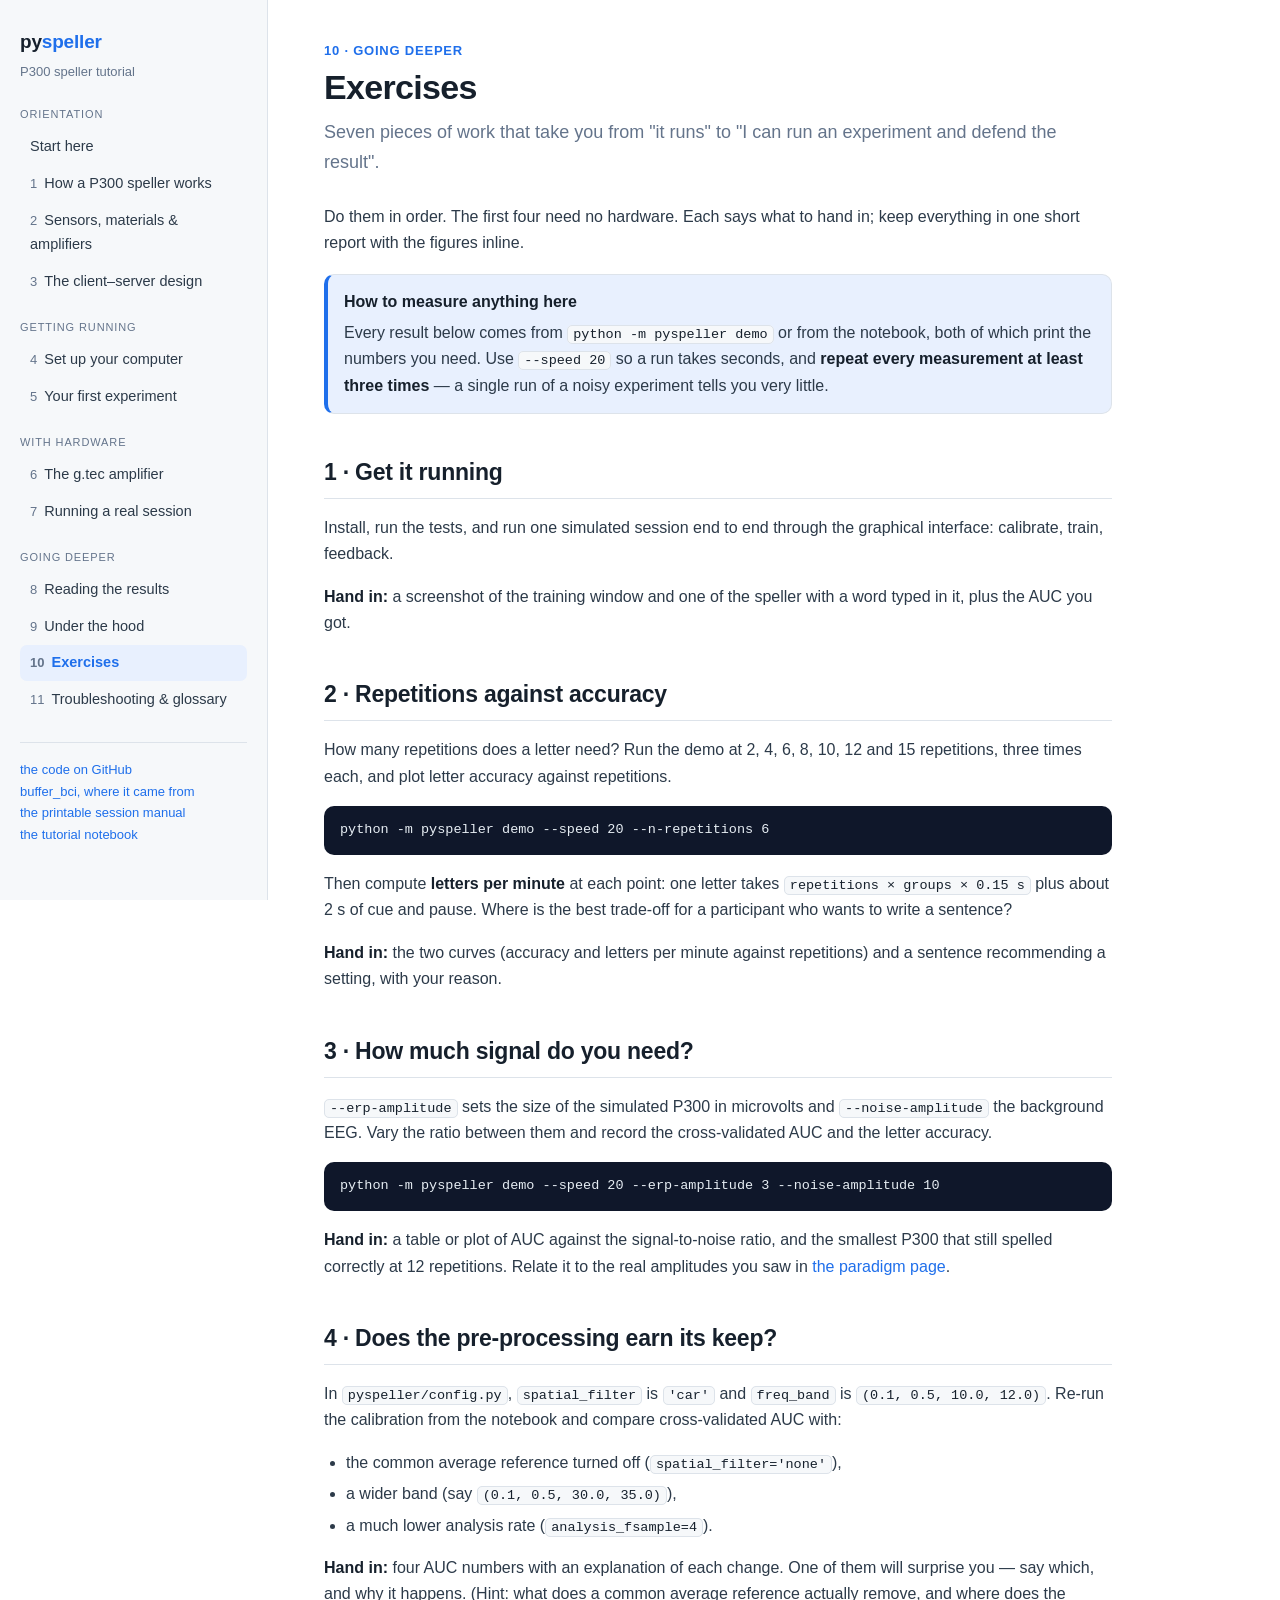
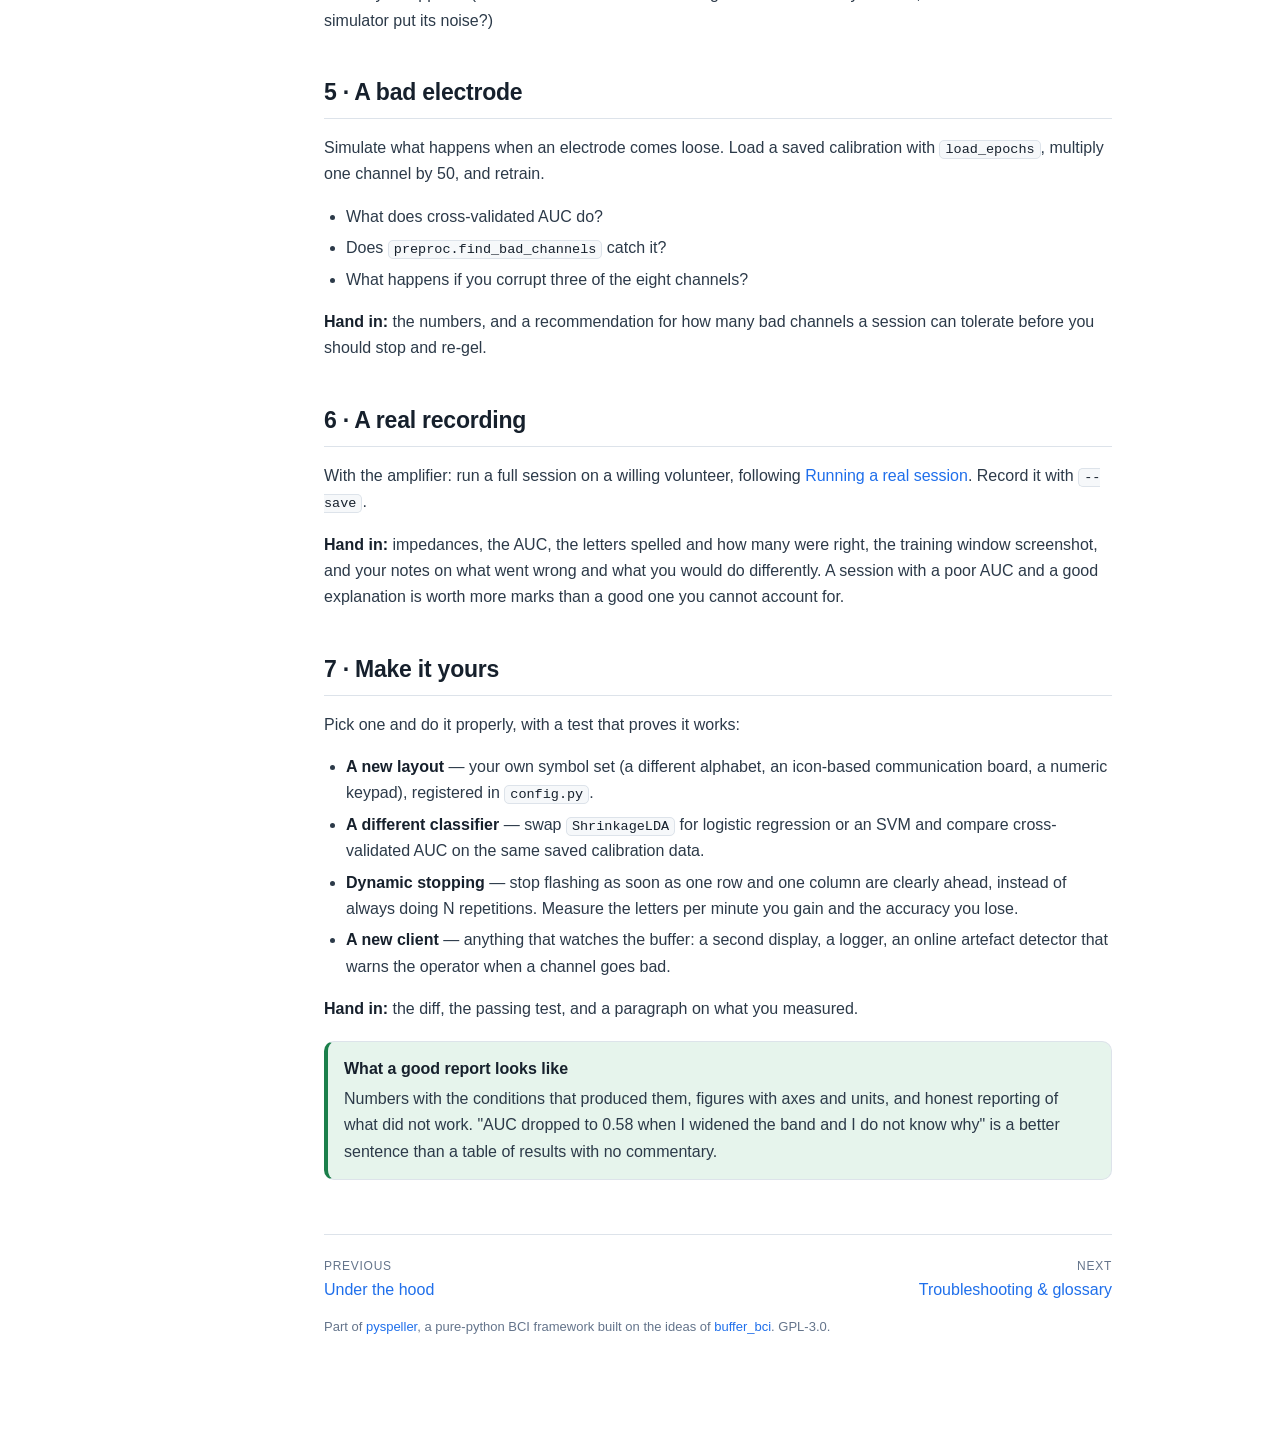
<file: docs/exercises.html>
<!DOCTYPE html>
<html lang="en">
<head>
<meta charset="utf-8">
<meta name="viewport" content="width=device-width, initial-scale=1">
<title>Exercises · pyspeller</title>
<meta name="description" content="Seven pieces of work that take you from "it runs" to "I can run an experiment and defend the result".">
<link rel="stylesheet" href="assets/css/site.css">
<link rel="icon" href="data:image/svg+xml,<svg xmlns='http://www.w3.org/2000/svg' viewBox='0 0 100 100'><text y='.9em' font-size='90'>🧠</text></svg>">
</head>
<body>
<div class="layout">
<aside class="sidebar">
  <a class="brand" href="index.html">py<span>speller</span></a>
  <div class="brand-sub">P300 speller tutorial</div>
  <details class="contents" open>
  <summary>Contents</summary>
  <div class="nav-group"><div class="nav-title">Orientation</div><nav>
  <a href="index.html">Start here</a>
  <a href="paradigm.html"><span class="num">1</span>How a P300 speller works</a>
  <a href="sensors.html"><span class="num">2</span>Sensors, materials & amplifiers</a>
  <a href="architecture.html"><span class="num">3</span>The client–server design</a>
  </nav></div>
  <div class="nav-group"><div class="nav-title">Getting running</div><nav>
  <a href="install.html"><span class="num">4</span>Set up your computer</a>
  <a href="first-run.html"><span class="num">5</span>Your first experiment</a>
  </nav></div>
  <div class="nav-group"><div class="nav-title">With hardware</div><nav>
  <a href="gtec.html"><span class="num">6</span>The g.tec amplifier</a>
  <a href="session.html"><span class="num">7</span>Running a real session</a>
  </nav></div>
  <div class="nav-group"><div class="nav-title">Going deeper</div><nav>
  <a href="results.html"><span class="num">8</span>Reading the results</a>
  <a href="code.html"><span class="num">9</span>Under the hood</a>
  <a href="exercises.html" class="current"><span class="num">10</span>Exercises</a>
  <a href="reference.html"><span class="num">11</span>Troubleshooting & glossary</a>
  </nav></div>
  <div class="sidebar-foot">
    <a href="https://github.com/berdakh/pyspeller">the code on GitHub</a><br>
    <a href="https://github.com/berdakh/buffer_bci">buffer_bci, where it came from</a><br>
    <a href="https://github.com/berdakh/pyspeller/blob/main/docs/MANUAL.md">the printable session manual</a><br>
    <a href="https://github.com/berdakh/pyspeller/blob/main/docs/pyspeller_tutorial.ipynb">the tutorial notebook</a>
  </div>
  </details>
</aside>
<main>
  <div class="page-kicker">10 · Going deeper</div>
  <h1>Exercises</h1>
  <p class="lede">Seven pieces of work that take you from "it runs" to "I can run an experiment and defend the result".</p>
  <p>Do them in order. The first four need no hardware. Each says what to hand in;
keep everything in one short report with the figures inline.</p>
<div class="note">
<span class="block-title">How to measure anything here</span>
Every result below comes from <code>python -m pyspeller demo</code> or from the
notebook, both of which print the numbers you need. Use <code>--speed 20</code>
so a run takes seconds, and <strong>repeat every measurement at least three
times</strong> — a single run of a noisy experiment tells you very little.
</div>

<h2 id="1-get-it-running">1 · Get it running</h2>
<p>Install, run the tests, and run one simulated session end to end through the
graphical interface: calibrate, train, feedback.</p>
<p><strong>Hand in:</strong> a screenshot of the training window and one of the speller with a
word typed in it, plus the AUC you got.</p>
<h2 id="2-repetitions-against-accuracy">2 · Repetitions against accuracy</h2>
<p>How many repetitions does a letter need? Run the demo at 2, 4, 6, 8, 10, 12 and
15 repetitions, three times each, and plot letter accuracy against repetitions.</p>
<pre><code>python -m pyspeller demo --speed 20 --n-repetitions 6
</code></pre>
<p>Then compute <strong>letters per minute</strong> at each point: one letter takes
<code>repetitions × groups × 0.15 s</code> plus about 2 s of cue and pause. Where is the
best trade-off for a participant who wants to write a sentence?</p>
<p><strong>Hand in:</strong> the two curves (accuracy and letters per minute against
repetitions) and a sentence recommending a setting, with your reason.</p>
<h2 id="3-how-much-signal-do-you-need">3 · How much signal do you need?</h2>
<p><code>--erp-amplitude</code> sets the size of the simulated P300 in microvolts and
<code>--noise-amplitude</code> the background EEG. Vary the ratio between them and record
the cross-validated AUC and the letter accuracy.</p>
<pre><code>python -m pyspeller demo --speed 20 --erp-amplitude 3 --noise-amplitude 10
</code></pre>
<p><strong>Hand in:</strong> a table or plot of AUC against the signal-to-noise ratio, and the
smallest P300 that still spelled correctly at 12 repetitions. Relate it to the
real amplitudes you saw in <a href="paradigm.html">the paradigm page</a>.</p>
<h2 id="4-does-the-pre-processing-earn-its-keep">4 · Does the pre-processing earn its keep?</h2>
<p>In <code>pyspeller/config.py</code>, <code>spatial_filter</code> is <code>'car'</code> and <code>freq_band</code> is
<code>(0.1, 0.5, 10.0, 12.0)</code>. Re-run the calibration from the notebook and compare
cross-validated AUC with:</p>
<ul>
<li>the common average reference turned off (<code>spatial_filter='none'</code>),</li>
<li>a wider band (say <code>(0.1, 0.5, 30.0, 35.0)</code>),</li>
<li>a much lower analysis rate (<code>analysis_fsample=4</code>).</li>
</ul>
<p><strong>Hand in:</strong> four AUC numbers with an explanation of each change. One of them
will surprise you — say which, and why it happens. (Hint: what does a common
average reference actually remove, and where does the simulator put its noise?)</p>
<h2 id="5-a-bad-electrode">5 · A bad electrode</h2>
<p>Simulate what happens when an electrode comes loose. Load a saved calibration
with <code>load_epochs</code>, multiply one channel by 50, and retrain.</p>
<ul>
<li>What does cross-validated AUC do?</li>
<li>Does <code>preproc.find_bad_channels</code> catch it?</li>
<li>What happens if you corrupt three of the eight channels?</li>
</ul>
<p><strong>Hand in:</strong> the numbers, and a recommendation for how many bad channels a
session can tolerate before you should stop and re-gel.</p>
<h2 id="6-a-real-recording">6 · A real recording</h2>
<p>With the amplifier: run a full session on a willing volunteer, following
<a href="session.html">Running a real session</a>. Record it with <code>--save</code>.</p>
<p><strong>Hand in:</strong> impedances, the AUC, the letters spelled and how many were right,
the training window screenshot, and your notes on what went wrong and what you
would do differently. A session with a poor AUC and a good explanation is worth
more marks than a good one you cannot account for.</p>
<h2 id="7-make-it-yours">7 · Make it yours</h2>
<p>Pick one and do it properly, with a test that proves it works:</p>
<ul>
<li><strong>A new layout</strong> — your own symbol set (a different alphabet, an icon-based
  communication board, a numeric keypad), registered in <code>config.py</code>.</li>
<li><strong>A different classifier</strong> — swap <code>ShrinkageLDA</code> for logistic regression or
  an SVM and compare cross-validated AUC on the same saved calibration data.</li>
<li><strong>Dynamic stopping</strong> — stop flashing as soon as one row and one column are
  clearly ahead, instead of always doing N repetitions. Measure the letters per
  minute you gain and the accuracy you lose.</li>
<li><strong>A new client</strong> — anything that watches the buffer: a second display, a
  logger, an online artefact detector that warns the operator when a channel
  goes bad.</li>
</ul>
<p><strong>Hand in:</strong> the diff, the passing test, and a paragraph on what you measured.</p>
<div class="do">
<span class="block-title">What a good report looks like</span>
Numbers with the conditions that produced them, figures with axes and units,
and honest reporting of what did not work. "AUC dropped to 0.58 when I widened
the band and I do not know why" is a better sentence than a table of results
with no commentary.
</div>
  <div class="pager"><a href="code.html"><span class="dir">previous</span>Under the hood</a>
<a class="next" href="reference.html"><span class="dir">next</span>Troubleshooting & glossary</a></div>
  <p class="meta">Part of <a href="https://github.com/berdakh/pyspeller">pyspeller</a>,
  a pure-python BCI framework built on the ideas of
  <a href="https://github.com/berdakh/buffer_bci">buffer_bci</a>. GPL-3.0.</p>
</main>
</div>
<script>
  // on a phone the contents list starts folded; on a wide screen it stays open
  var contents = document.querySelector('.contents');
  if (contents && window.matchMedia('(max-width: 900px)').matches)
    contents.removeAttribute('open');
</script>
</body>
</html>
</file>
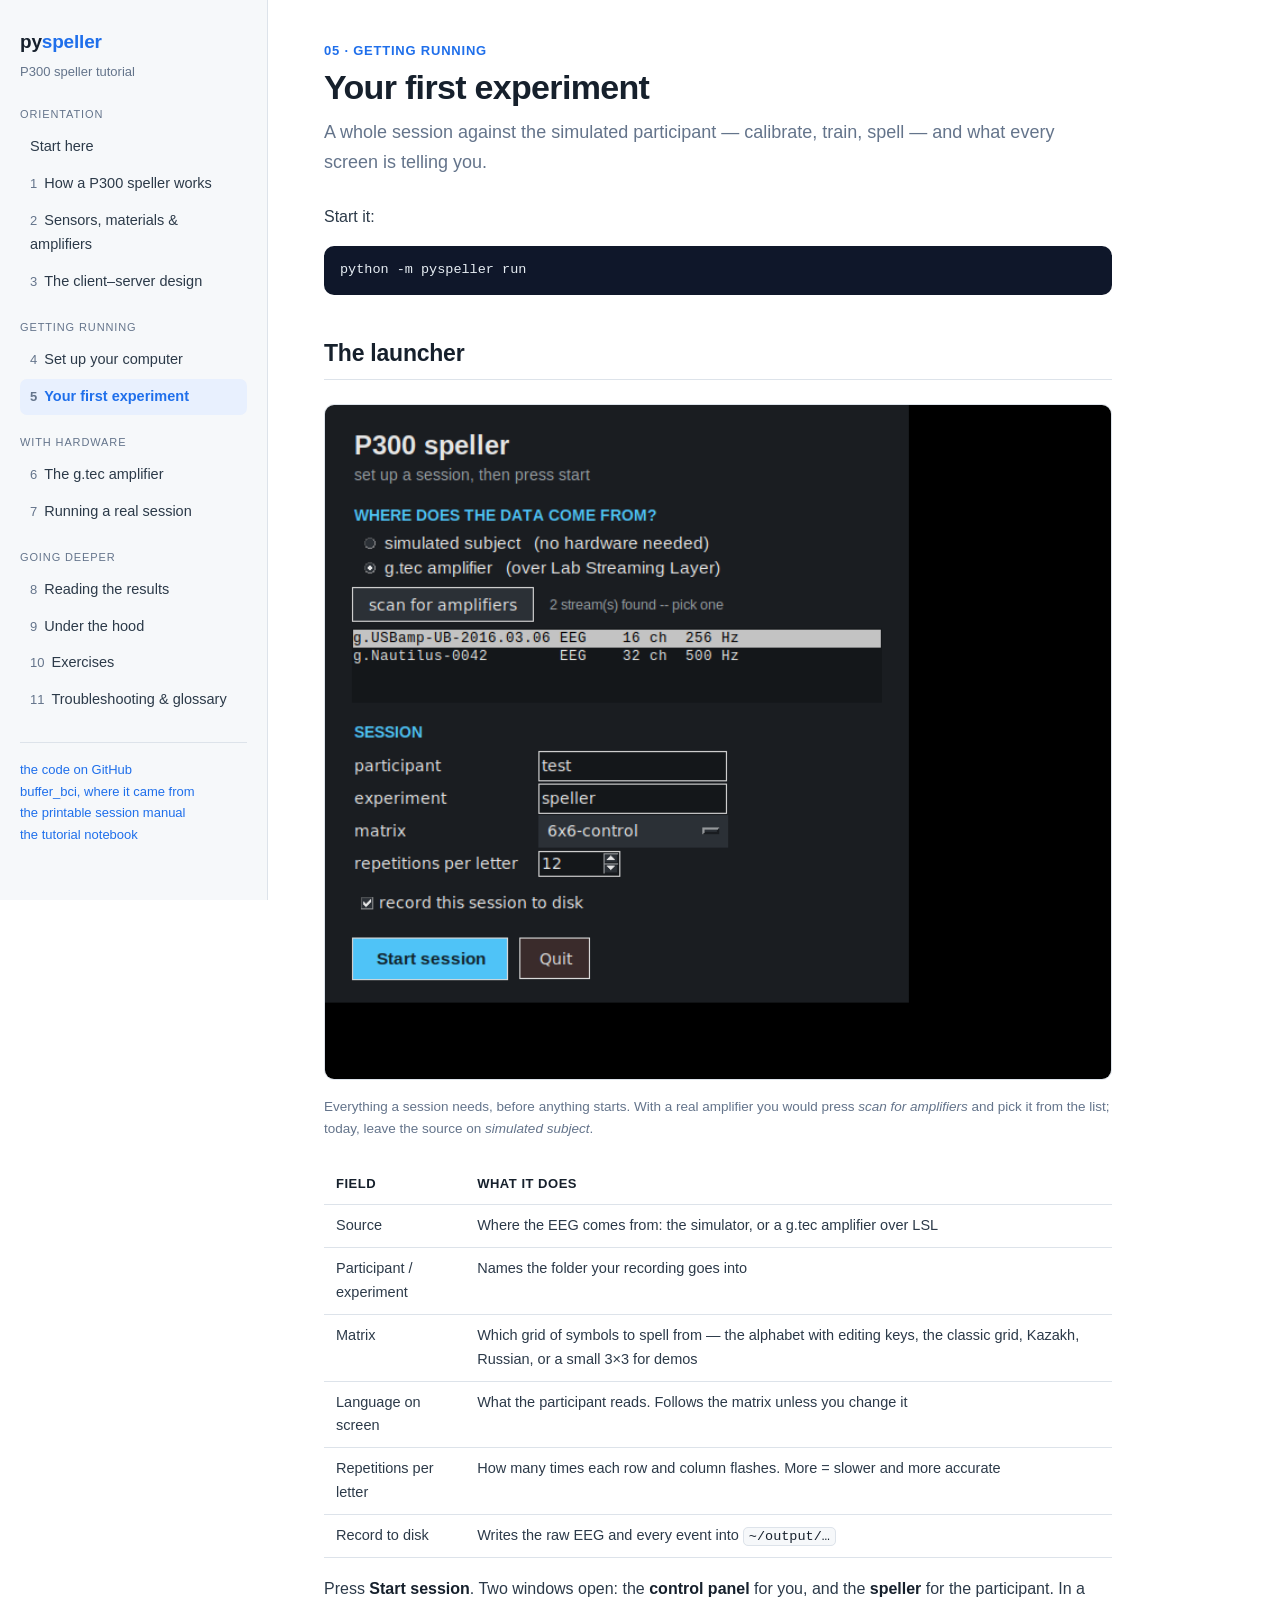
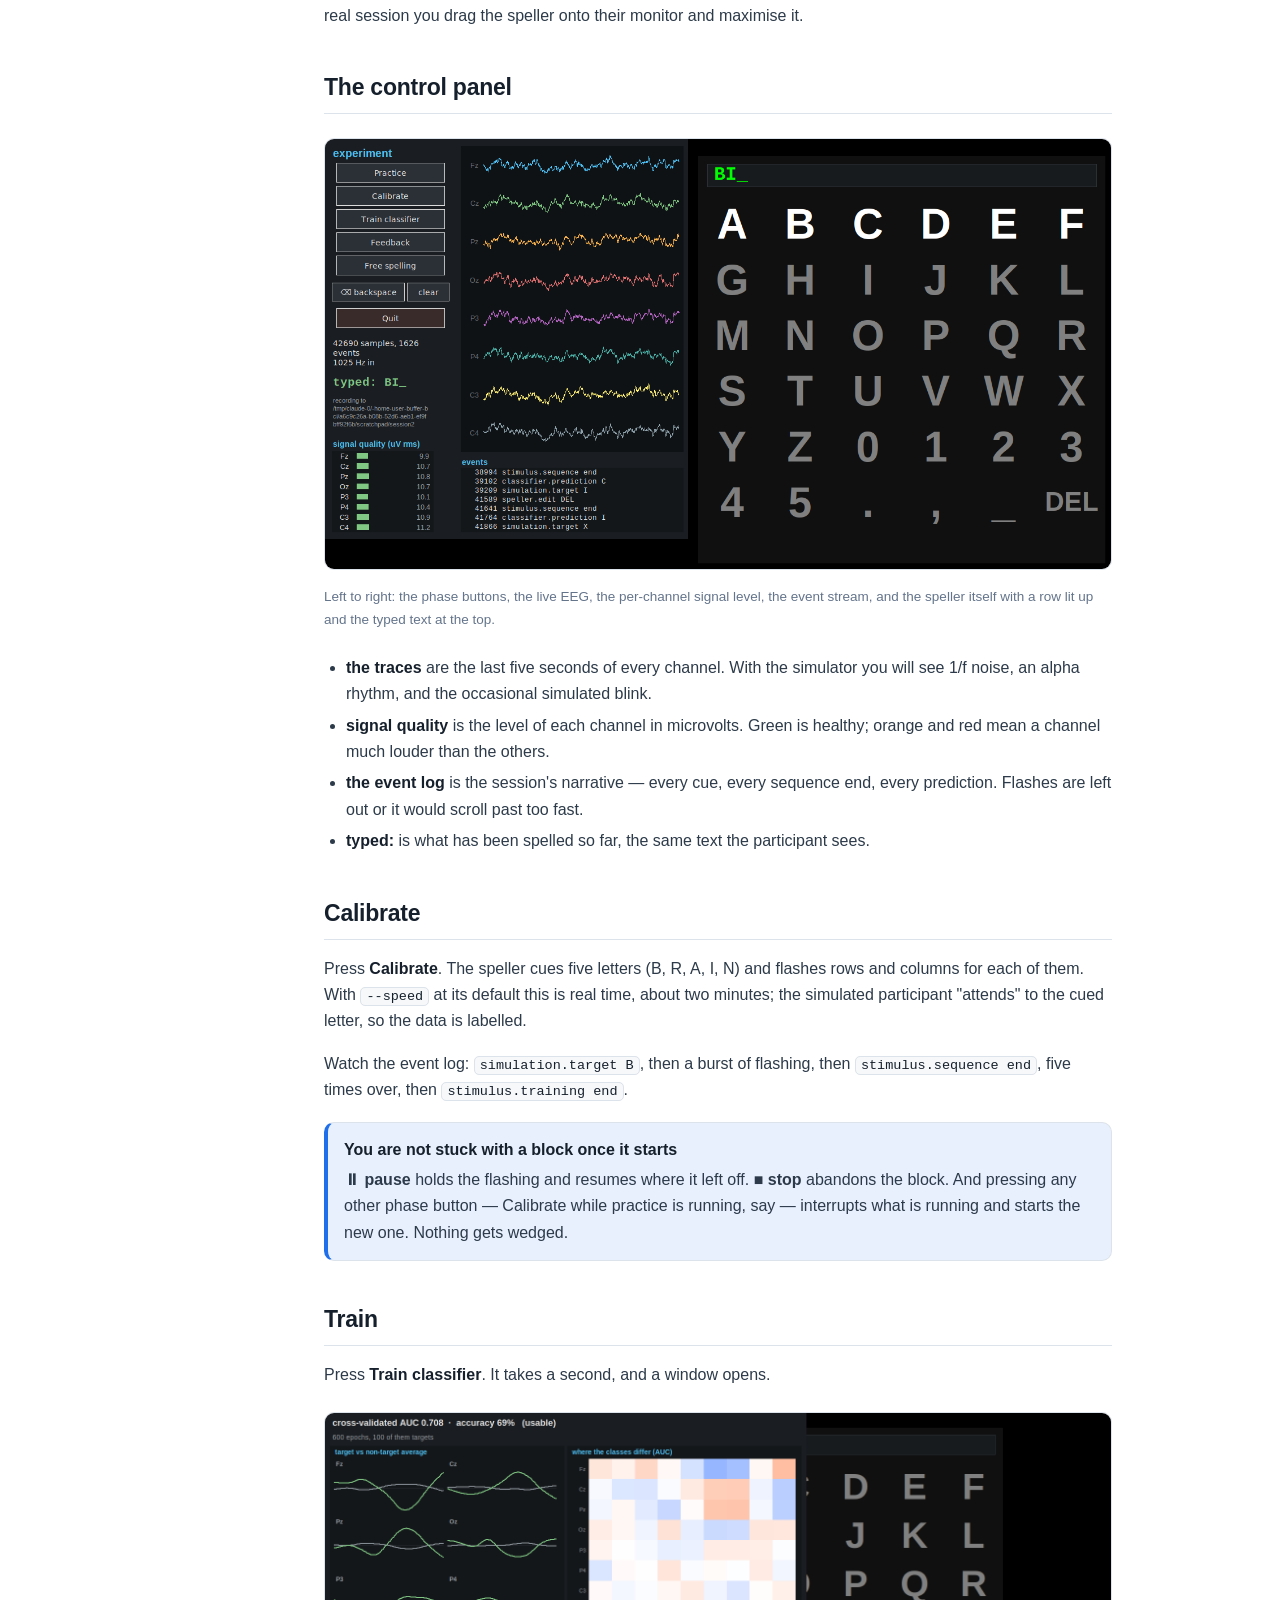
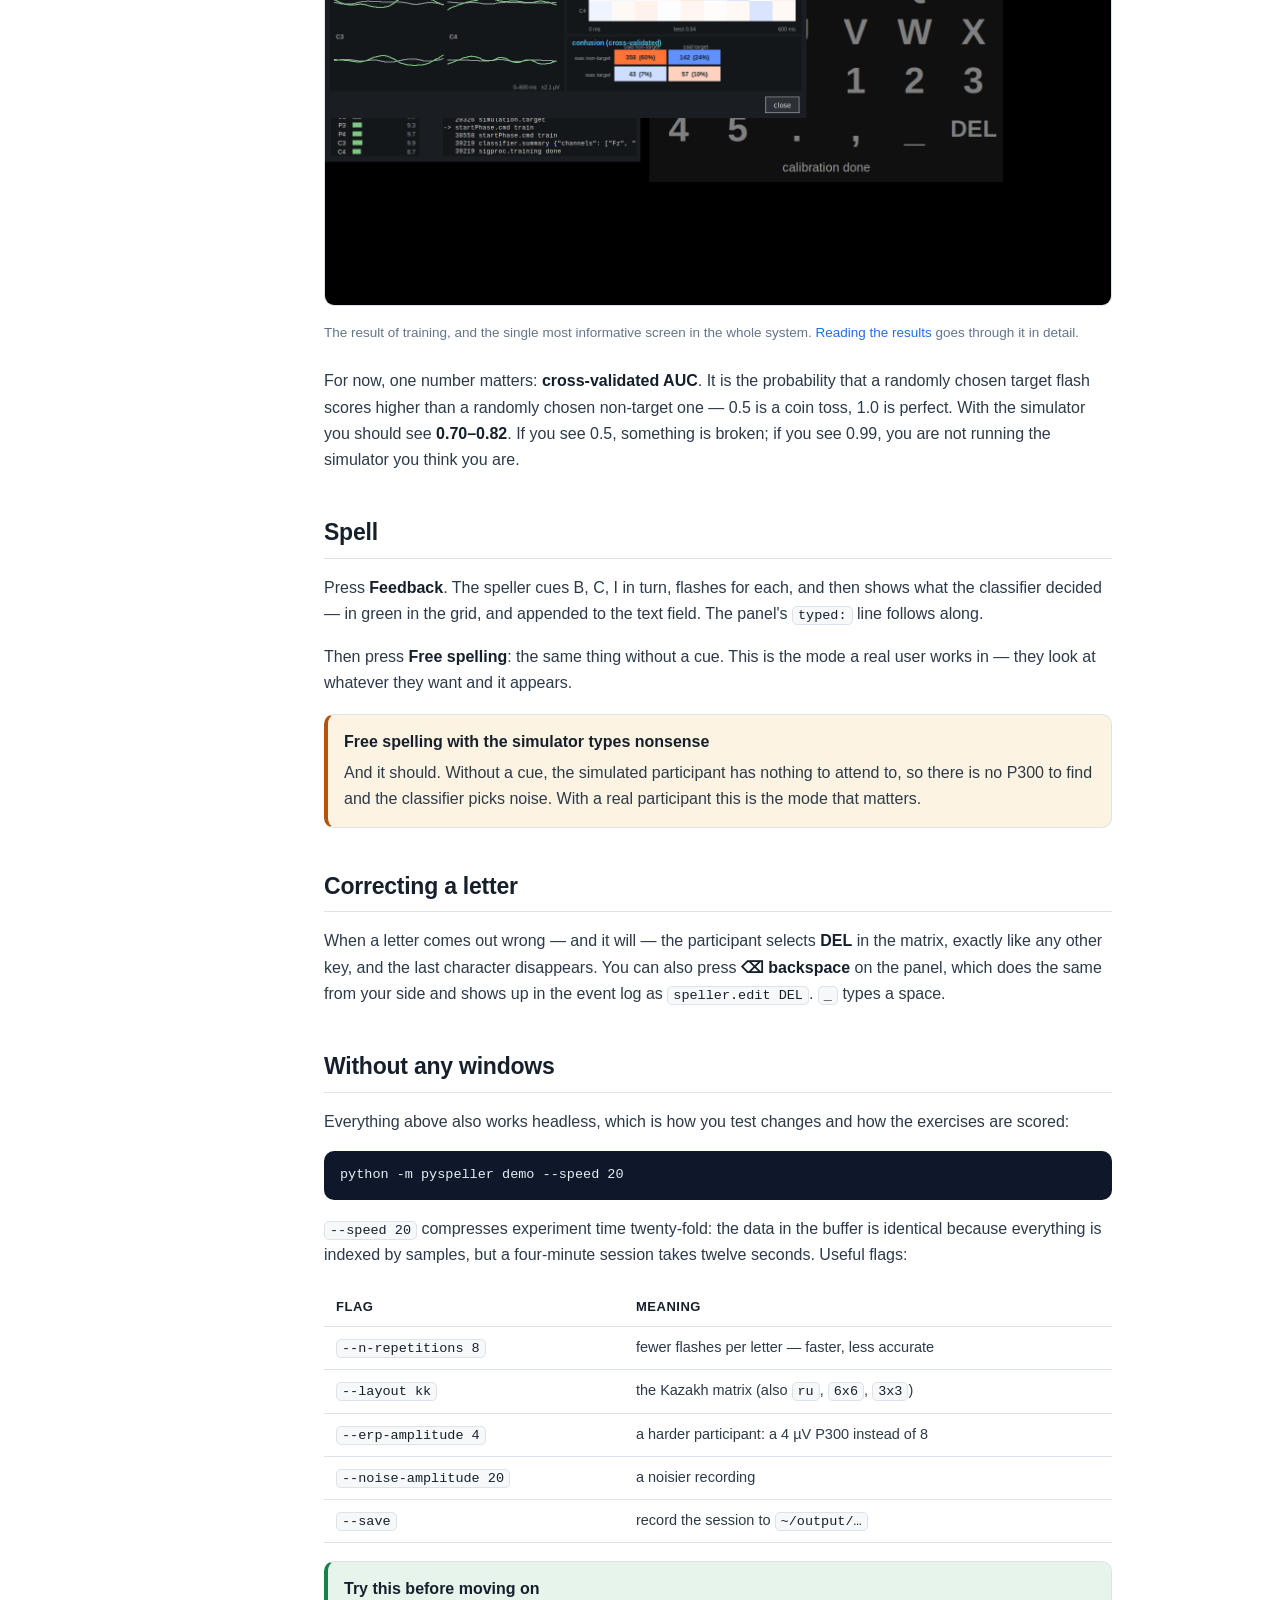
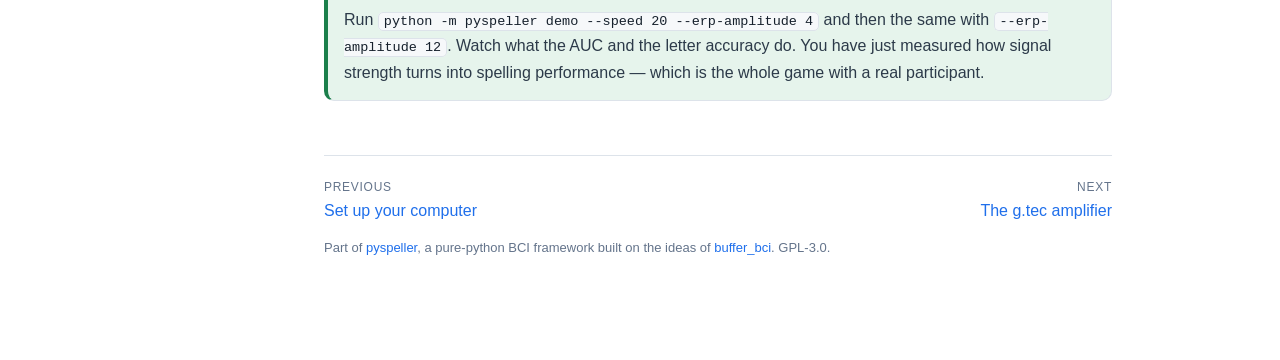
<file: docs/first-run.html>
<!DOCTYPE html>
<html lang="en">
<head>
<meta charset="utf-8">
<meta name="viewport" content="width=device-width, initial-scale=1">
<title>Your first experiment · pyspeller</title>
<meta name="description" content="A whole session against the simulated participant — calibrate, train, spell — and what every screen is telling you.">
<link rel="stylesheet" href="assets/css/site.css">
<link rel="icon" href="data:image/svg+xml,<svg xmlns='http://www.w3.org/2000/svg' viewBox='0 0 100 100'><text y='.9em' font-size='90'>🧠</text></svg>">
</head>
<body>
<div class="layout">
<aside class="sidebar">
  <a class="brand" href="index.html">py<span>speller</span></a>
  <div class="brand-sub">P300 speller tutorial</div>
  <details class="contents" open>
  <summary>Contents</summary>
  <div class="nav-group"><div class="nav-title">Orientation</div><nav>
  <a href="index.html">Start here</a>
  <a href="paradigm.html"><span class="num">1</span>How a P300 speller works</a>
  <a href="sensors.html"><span class="num">2</span>Sensors, materials & amplifiers</a>
  <a href="architecture.html"><span class="num">3</span>The client–server design</a>
  </nav></div>
  <div class="nav-group"><div class="nav-title">Getting running</div><nav>
  <a href="install.html"><span class="num">4</span>Set up your computer</a>
  <a href="first-run.html" class="current"><span class="num">5</span>Your first experiment</a>
  </nav></div>
  <div class="nav-group"><div class="nav-title">With hardware</div><nav>
  <a href="gtec.html"><span class="num">6</span>The g.tec amplifier</a>
  <a href="session.html"><span class="num">7</span>Running a real session</a>
  </nav></div>
  <div class="nav-group"><div class="nav-title">Going deeper</div><nav>
  <a href="results.html"><span class="num">8</span>Reading the results</a>
  <a href="code.html"><span class="num">9</span>Under the hood</a>
  <a href="exercises.html"><span class="num">10</span>Exercises</a>
  <a href="reference.html"><span class="num">11</span>Troubleshooting & glossary</a>
  </nav></div>
  <div class="sidebar-foot">
    <a href="https://github.com/berdakh/pyspeller">the code on GitHub</a><br>
    <a href="https://github.com/berdakh/buffer_bci">buffer_bci, where it came from</a><br>
    <a href="https://github.com/berdakh/pyspeller/blob/main/docs/MANUAL.md">the printable session manual</a><br>
    <a href="https://github.com/berdakh/pyspeller/blob/main/docs/pyspeller_tutorial.ipynb">the tutorial notebook</a>
  </div>
  </details>
</aside>
<main>
  <div class="page-kicker">05 · Getting running</div>
  <h1>Your first experiment</h1>
  <p class="lede">A whole session against the simulated participant — calibrate, train, spell — and what every screen is telling you.</p>
  <p>Start it:</p>
<pre><code>python -m pyspeller run
</code></pre>
<h2 id="the-launcher">The launcher</h2>
<figure>
<img class="shadow" src="assets/img/launcher.png" alt="The launcher window with source, participant, matrix, language and repetitions">
<figcaption>Everything a session needs, before anything starts. With a real amplifier you would press <em>scan for amplifiers</em> and pick it from the list; today, leave the source on <em>simulated subject</em>.</figcaption>
</figure>

<div class="table-wrap"><table>
<thead>
<tr>
<th>Field</th>
<th>What it does</th>
</tr>
</thead>
<tbody>
<tr>
<td>Source</td>
<td>Where the EEG comes from: the simulator, or a g.tec amplifier over LSL</td>
</tr>
<tr>
<td>Participant / experiment</td>
<td>Names the folder your recording goes into</td>
</tr>
<tr>
<td>Matrix</td>
<td>Which grid of symbols to spell from — the alphabet with editing keys, the classic grid, Kazakh, Russian, or a small 3×3 for demos</td>
</tr>
<tr>
<td>Language on screen</td>
<td>What the participant reads. Follows the matrix unless you change it</td>
</tr>
<tr>
<td>Repetitions per letter</td>
<td>How many times each row and column flashes. More = slower and more accurate</td>
</tr>
<tr>
<td>Record to disk</td>
<td>Writes the raw EEG and every event into <code>~/output/…</code></td>
</tr>
</tbody>
</table></div>
<p>Press <strong>Start session</strong>. Two windows open: the <strong>control panel</strong> for you, and
the <strong>speller</strong> for the participant. In a real session you drag the speller onto
their monitor and maximise it.</p>
<h2 id="the-control-panel">The control panel</h2>
<figure>
<img class="shadow" src="assets/img/panel-and-speller.png" alt="Control panel with buttons, live traces, signal quality bars, event log, and the speller matrix mid-flash">
<figcaption>Left to right: the phase buttons, the live EEG, the per-channel signal level, the event stream, and the speller itself with a row lit up and the typed text at the top.</figcaption>
</figure>

<ul>
<li><strong>the traces</strong> are the last five seconds of every channel. With the simulator
  you will see 1/f noise, an alpha rhythm, and the occasional simulated blink.</li>
<li><strong>signal quality</strong> is the level of each channel in microvolts. Green is
  healthy; orange and red mean a channel much louder than the others.</li>
<li><strong>the event log</strong> is the session's narrative — every cue, every sequence end,
  every prediction. Flashes are left out or it would scroll past too fast.</li>
<li><strong>typed:</strong> is what has been spelled so far, the same text the participant sees.</li>
</ul>
<h2 id="calibrate">Calibrate</h2>
<p>Press <strong>Calibrate</strong>. The speller cues five letters (B, R, A, I, N) and flashes
rows and columns for each of them. With <code>--speed</code> at its default this is real
time, about two minutes; the simulated participant "attends" to the cued letter,
so the data is labelled.</p>
<p>Watch the event log: <code>simulation.target B</code>, then a burst of flashing, then
<code>stimulus.sequence end</code>, five times over, then <code>stimulus.training end</code>.</p>
<div class="note">
<span class="block-title">You are not stuck with a block once it starts</span>
<b>⏸ pause</b> holds the flashing and resumes where it left off. <b>■ stop</b>
abandons the block. And pressing any other phase button — Calibrate while
practice is running, say — interrupts what is running and starts the new one.
Nothing gets wedged.
</div>

<h2 id="train">Train</h2>
<p>Press <strong>Train classifier</strong>. It takes a second, and a window opens.</p>
<figure>
<img class="shadow" src="assets/img/training-view.png" alt="Training result window: AUC headline, ERP panel, discriminability map, confusion matrix">
<figcaption>The result of training, and the single most informative screen in the whole system. <a href="results.html">Reading the results</a> goes through it in detail.</figcaption>
</figure>

<p>For now, one number matters: <strong>cross-validated AUC</strong>. It is the probability that
a randomly chosen target flash scores higher than a randomly chosen non-target
one — 0.5 is a coin toss, 1.0 is perfect. With the simulator you should see
<strong>0.70–0.82</strong>. If you see 0.5, something is broken; if you see 0.99, you are not
running the simulator you think you are.</p>
<h2 id="spell">Spell</h2>
<p>Press <strong>Feedback</strong>. The speller cues B, C, I in turn, flashes for each, and then
shows what the classifier decided — in green in the grid, and appended to the
text field. The panel's <code>typed:</code> line follows along.</p>
<p>Then press <strong>Free spelling</strong>: the same thing without a cue. This is the mode a
real user works in — they look at whatever they want and it appears.</p>
<div class="warn">
<span class="block-title">Free spelling with the simulator types nonsense</span>
And it should. Without a cue, the simulated participant has nothing to attend
to, so there is no P300 to find and the classifier picks noise. With a real
participant this is the mode that matters.
</div>

<h2 id="correcting-a-letter">Correcting a letter</h2>
<p>When a letter comes out wrong — and it will — the participant selects <strong>DEL</strong> in
the matrix, exactly like any other key, and the last character disappears. You
can also press <strong>⌫ backspace</strong> on the panel, which does the same from your side
and shows up in the event log as <code>speller.edit DEL</code>. <code>_</code> types a space.</p>
<h2 id="without-any-windows">Without any windows</h2>
<p>Everything above also works headless, which is how you test changes and how the
exercises are scored:</p>
<pre><code>python -m pyspeller demo --speed 20
</code></pre>
<p><code>--speed 20</code> compresses experiment time twenty-fold: the data in the buffer is
identical because everything is indexed by samples, but a four-minute session
takes twelve seconds. Useful flags:</p>
<div class="table-wrap"><table>
<thead>
<tr>
<th>Flag</th>
<th>Meaning</th>
</tr>
</thead>
<tbody>
<tr>
<td><code>--n-repetitions 8</code></td>
<td>fewer flashes per letter — faster, less accurate</td>
</tr>
<tr>
<td><code>--layout kk</code></td>
<td>the Kazakh matrix (also <code>ru</code>, <code>6x6</code>, <code>3x3</code>)</td>
</tr>
<tr>
<td><code>--erp-amplitude 4</code></td>
<td>a harder participant: a 4 µV P300 instead of 8</td>
</tr>
<tr>
<td><code>--noise-amplitude 20</code></td>
<td>a noisier recording</td>
</tr>
<tr>
<td><code>--save</code></td>
<td>record the session to <code>~/output/…</code></td>
</tr>
</tbody>
</table></div>
<div class="do">
<span class="block-title">Try this before moving on</span>
Run <code>python -m pyspeller demo --speed 20 --erp-amplitude 4</code> and then
the same with <code>--erp-amplitude 12</code>. Watch what the AUC and the letter
accuracy do. You have just measured how signal strength turns into spelling
performance — which is the whole game with a real participant.
</div>
  <div class="pager"><a href="install.html"><span class="dir">previous</span>Set up your computer</a>
<a class="next" href="gtec.html"><span class="dir">next</span>The g.tec amplifier</a></div>
  <p class="meta">Part of <a href="https://github.com/berdakh/pyspeller">pyspeller</a>,
  a pure-python BCI framework built on the ideas of
  <a href="https://github.com/berdakh/buffer_bci">buffer_bci</a>. GPL-3.0.</p>
</main>
</div>
<script>
  // on a phone the contents list starts folded; on a wide screen it stays open
  var contents = document.querySelector('.contents');
  if (contents && window.matchMedia('(max-width: 900px)').matches)
    contents.removeAttribute('open');
</script>
</body>
</html>
</file>
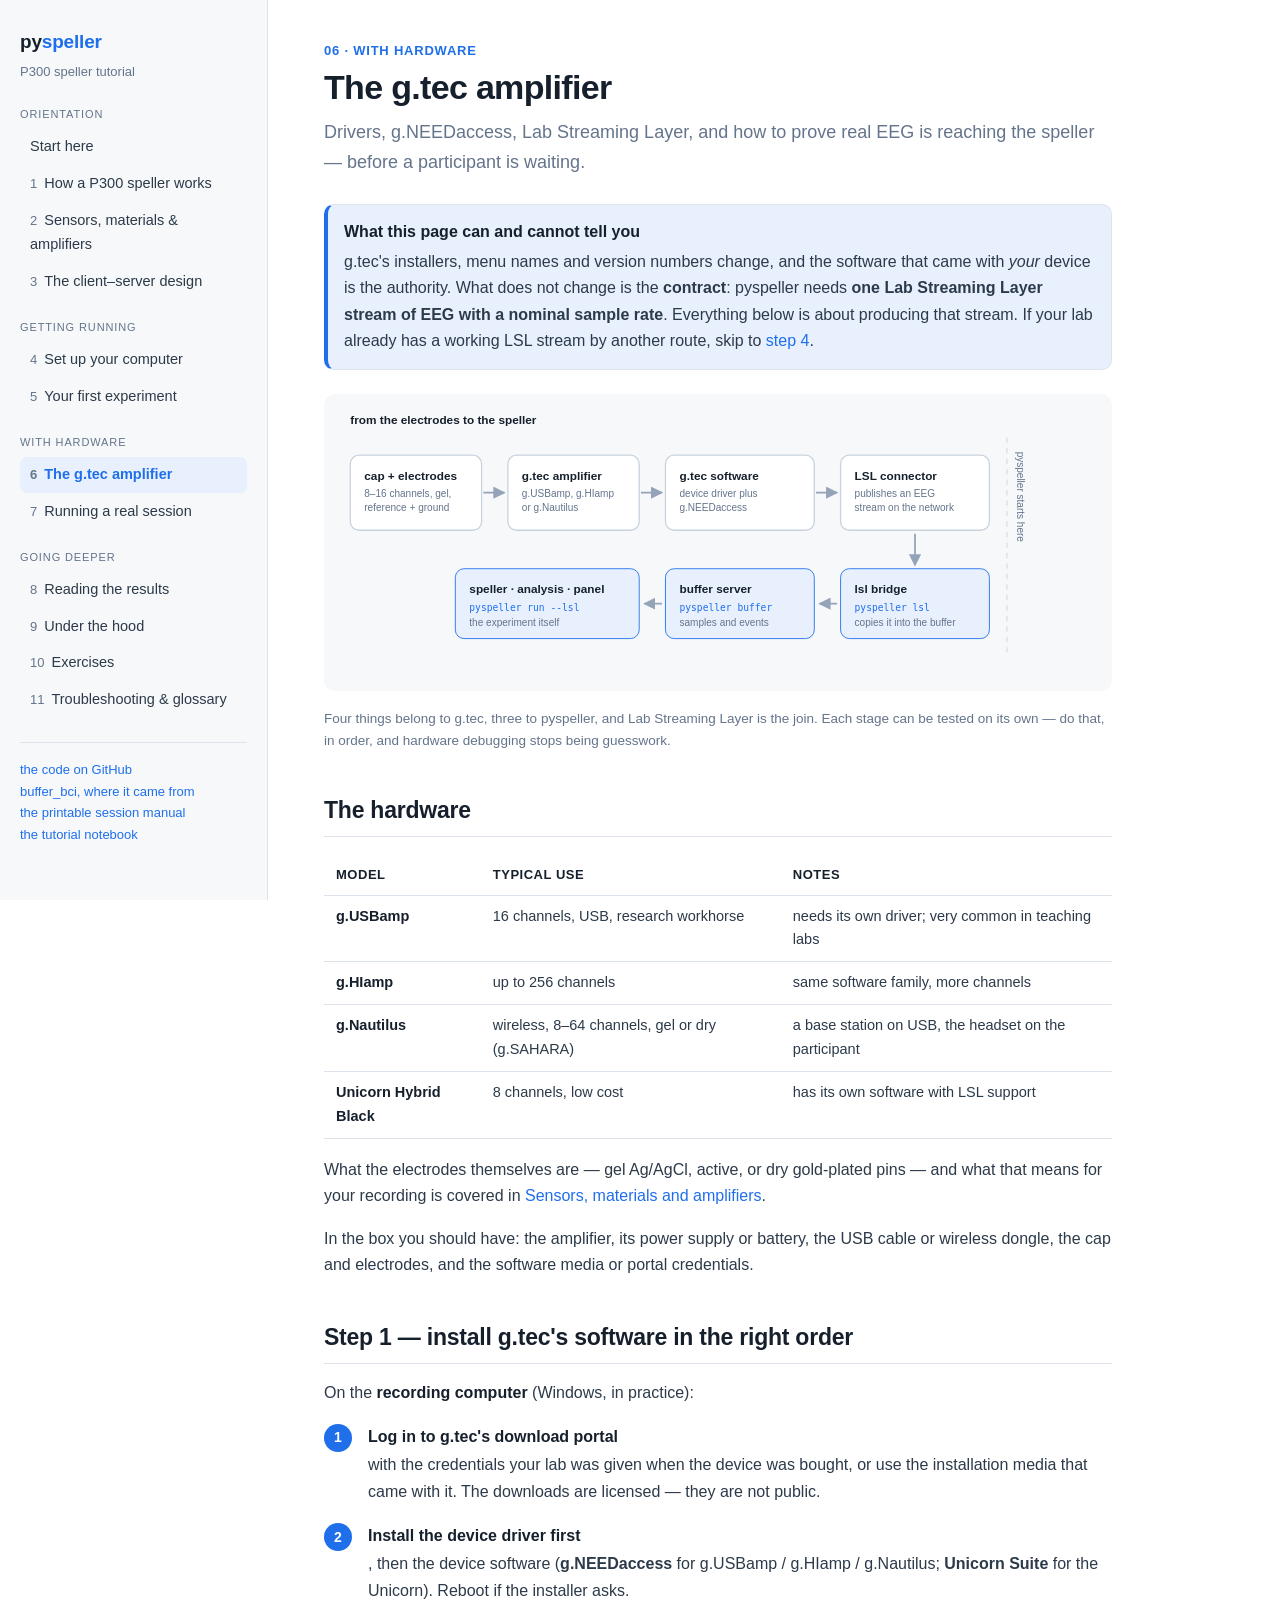
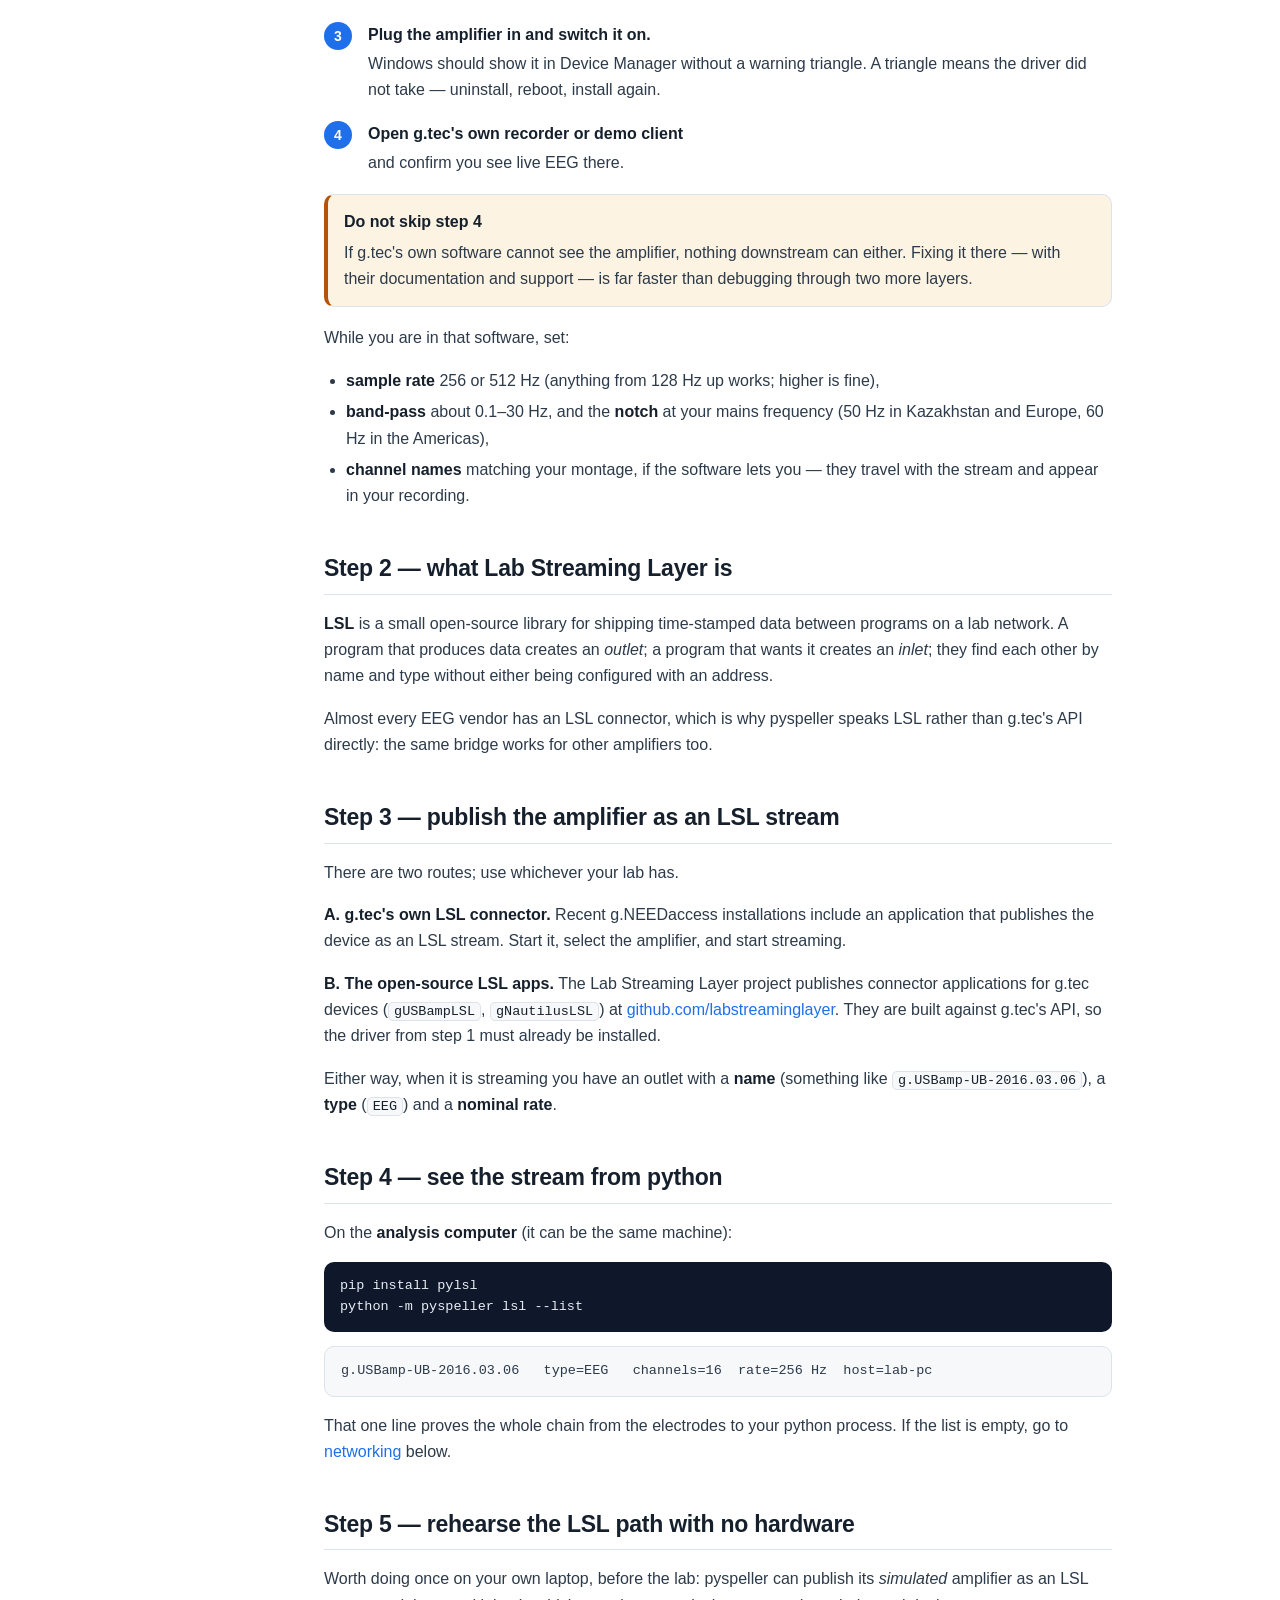
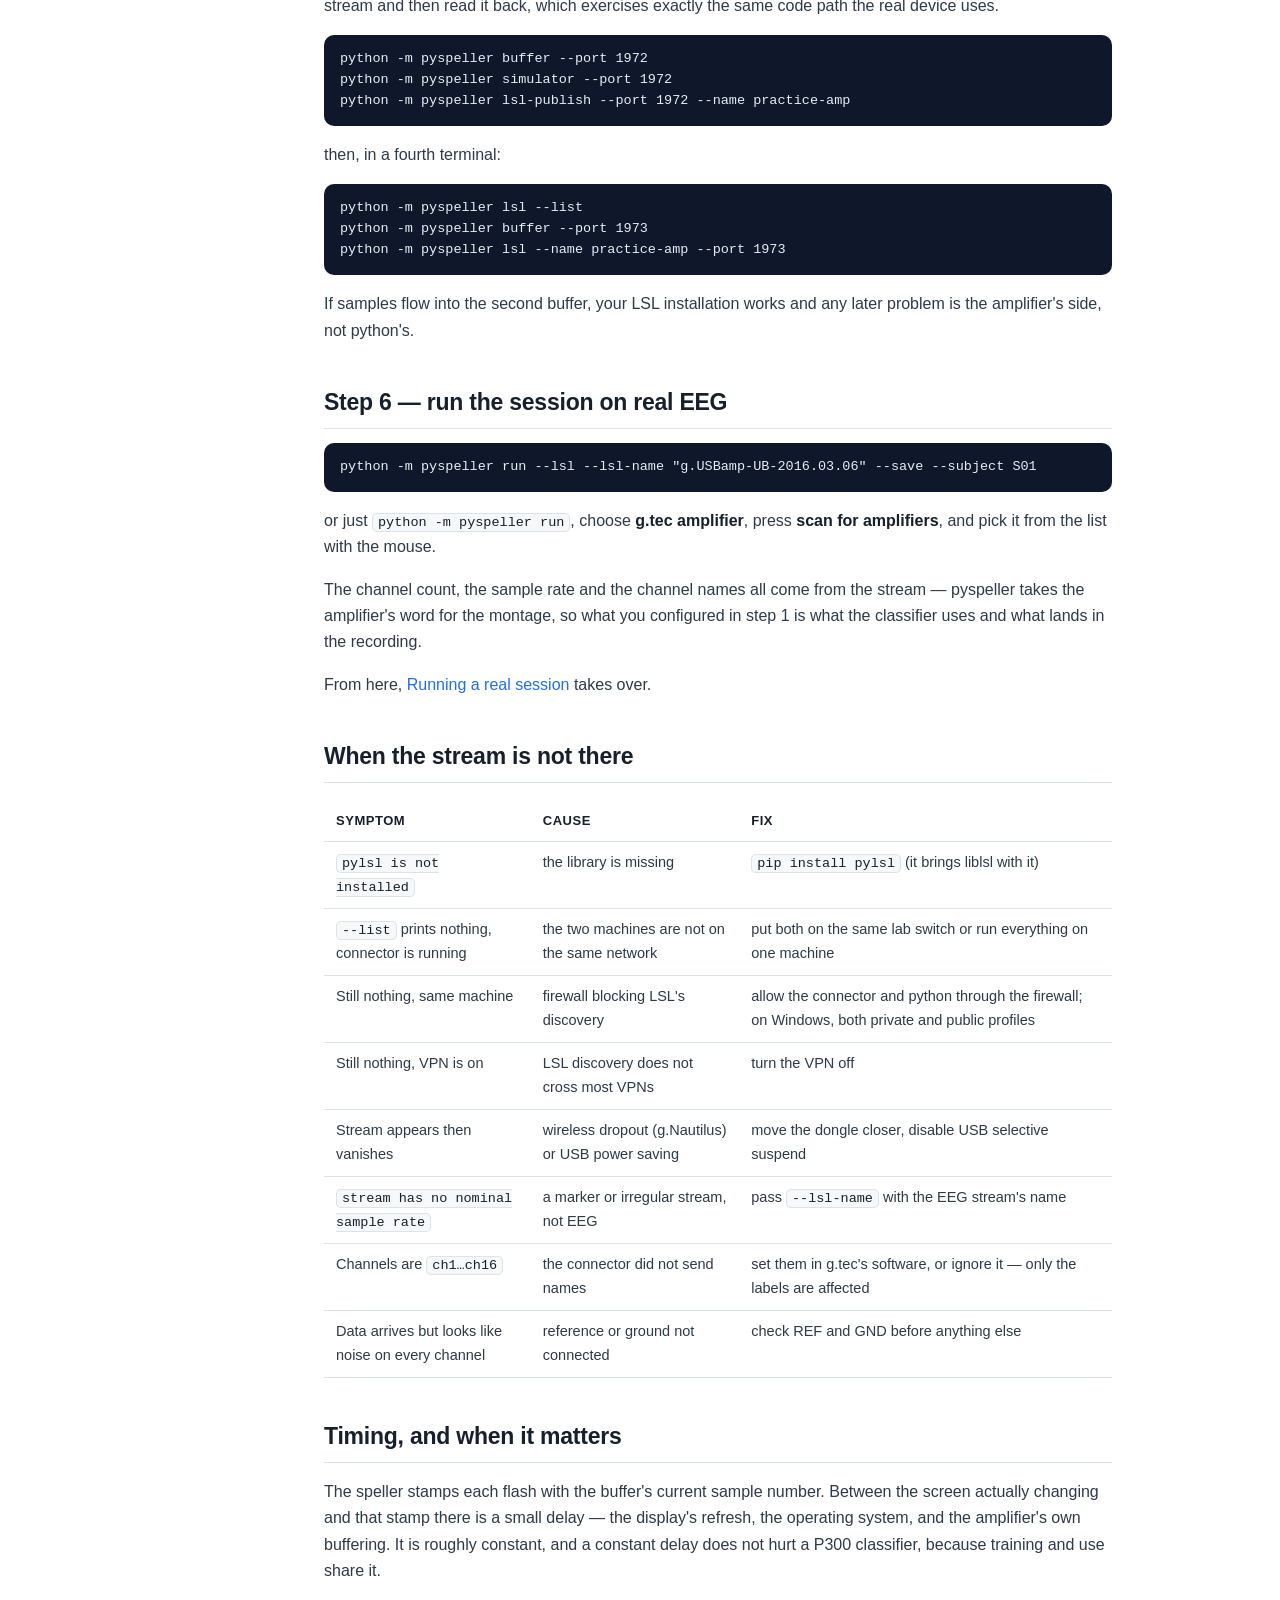
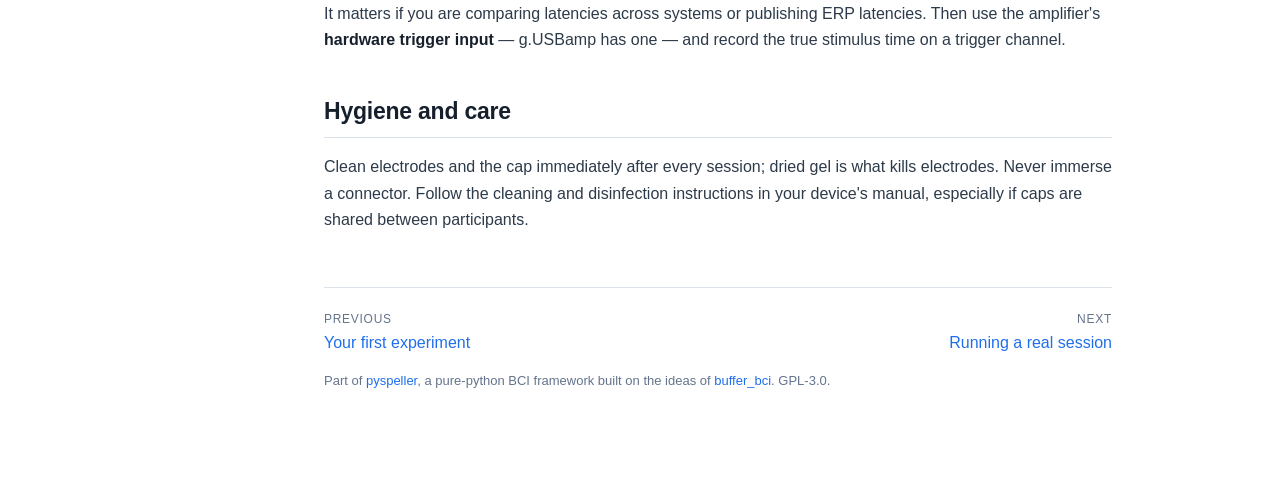
<file: docs/gtec.html>
<!DOCTYPE html>
<html lang="en">
<head>
<meta charset="utf-8">
<meta name="viewport" content="width=device-width, initial-scale=1">
<title>The g.tec amplifier · pyspeller</title>
<meta name="description" content="Drivers, g.NEEDaccess, Lab Streaming Layer, and how to prove real EEG is reaching the speller — before a participant is waiting.">
<link rel="stylesheet" href="assets/css/site.css">
<link rel="icon" href="data:image/svg+xml,<svg xmlns='http://www.w3.org/2000/svg' viewBox='0 0 100 100'><text y='.9em' font-size='90'>🧠</text></svg>">
</head>
<body>
<div class="layout">
<aside class="sidebar">
  <a class="brand" href="index.html">py<span>speller</span></a>
  <div class="brand-sub">P300 speller tutorial</div>
  <details class="contents" open>
  <summary>Contents</summary>
  <div class="nav-group"><div class="nav-title">Orientation</div><nav>
  <a href="index.html">Start here</a>
  <a href="paradigm.html"><span class="num">1</span>How a P300 speller works</a>
  <a href="sensors.html"><span class="num">2</span>Sensors, materials & amplifiers</a>
  <a href="architecture.html"><span class="num">3</span>The client–server design</a>
  </nav></div>
  <div class="nav-group"><div class="nav-title">Getting running</div><nav>
  <a href="install.html"><span class="num">4</span>Set up your computer</a>
  <a href="first-run.html"><span class="num">5</span>Your first experiment</a>
  </nav></div>
  <div class="nav-group"><div class="nav-title">With hardware</div><nav>
  <a href="gtec.html" class="current"><span class="num">6</span>The g.tec amplifier</a>
  <a href="session.html"><span class="num">7</span>Running a real session</a>
  </nav></div>
  <div class="nav-group"><div class="nav-title">Going deeper</div><nav>
  <a href="results.html"><span class="num">8</span>Reading the results</a>
  <a href="code.html"><span class="num">9</span>Under the hood</a>
  <a href="exercises.html"><span class="num">10</span>Exercises</a>
  <a href="reference.html"><span class="num">11</span>Troubleshooting & glossary</a>
  </nav></div>
  <div class="sidebar-foot">
    <a href="https://github.com/berdakh/pyspeller">the code on GitHub</a><br>
    <a href="https://github.com/berdakh/buffer_bci">buffer_bci, where it came from</a><br>
    <a href="https://github.com/berdakh/pyspeller/blob/main/docs/MANUAL.md">the printable session manual</a><br>
    <a href="https://github.com/berdakh/pyspeller/blob/main/docs/pyspeller_tutorial.ipynb">the tutorial notebook</a>
  </div>
  </details>
</aside>
<main>
  <div class="page-kicker">06 · With hardware</div>
  <h1>The g.tec amplifier</h1>
  <p class="lede">Drivers, g.NEEDaccess, Lab Streaming Layer, and how to prove real EEG is reaching the speller — before a participant is waiting.</p>
  <div class="note">
<span class="block-title">What this page can and cannot tell you</span>
g.tec's installers, menu names and version numbers change, and the software that
came with <em>your</em> device is the authority. What does not change is the
<b>contract</b>: pyspeller needs <b>one Lab Streaming Layer stream of EEG with a
nominal sample rate</b>. Everything below is about producing that stream. If
your lab already has a working LSL stream by another route, skip to
<a href="#step-4-see-the-stream-from-python">step 4</a>.
</div>

<figure>
<img src="assets/img/gtec-chain.svg" alt="Chain from cap and electrodes through the amplifier, g.tec software and the LSL connector into pyspeller">
<figcaption>Four things belong to g.tec, three to pyspeller, and Lab Streaming Layer is the join. Each stage can be tested on its own — do that, in order, and hardware debugging stops being guesswork.</figcaption>
</figure>

<h2 id="the-hardware">The hardware</h2>
<div class="table-wrap"><table>
<thead>
<tr>
<th>Model</th>
<th>Typical use</th>
<th>Notes</th>
</tr>
</thead>
<tbody>
<tr>
<td><strong>g.USBamp</strong></td>
<td>16 channels, USB, research workhorse</td>
<td>needs its own driver; very common in teaching labs</td>
</tr>
<tr>
<td><strong>g.HIamp</strong></td>
<td>up to 256 channels</td>
<td>same software family, more channels</td>
</tr>
<tr>
<td><strong>g.Nautilus</strong></td>
<td>wireless, 8–64 channels, gel or dry (g.SAHARA)</td>
<td>a base station on USB, the headset on the participant</td>
</tr>
<tr>
<td><strong>Unicorn Hybrid Black</strong></td>
<td>8 channels, low cost</td>
<td>has its own software with LSL support</td>
</tr>
</tbody>
</table></div>
<p>What the electrodes themselves are — gel Ag/AgCl, active, or dry gold-plated
pins — and what that means for your recording is covered in
<a href="sensors.html">Sensors, materials and amplifiers</a>.</p>
<p>In the box you should have: the amplifier, its power supply or battery, the USB
cable or wireless dongle, the cap and electrodes, and the software media or
portal credentials.</p>
<h2 id="step-1-install-gtecs-software-in-the-right-order">Step 1 — install g.tec's software in the right order</h2>
<p>On the <strong>recording computer</strong> (Windows, in practice):</p>
<ol class="steps">
<li><strong>Log in to g.tec's download portal</strong> with the credentials your
lab was given when the device was bought, or use the installation media that
came with it. The downloads are licensed — they are not public.</li>
<li><strong>Install the device driver first</strong>, then the device software
(<b>g.NEEDaccess</b> for g.USBamp / g.HIamp / g.Nautilus; <b>Unicorn Suite</b>
for the Unicorn). Reboot if the installer asks.</li>
<li><strong>Plug the amplifier in and switch it on.</strong> Windows should show
it in Device Manager without a warning triangle. A triangle means the driver did
not take — uninstall, reboot, install again.</li>
<li><strong>Open g.tec's own recorder or demo client</strong> and confirm you
see live EEG there.</li>
</ol>

<div class="warn">
<span class="block-title">Do not skip step 4</span>
If g.tec's own software cannot see the amplifier, nothing downstream can either.
Fixing it there — with their documentation and support — is far faster than
debugging through two more layers.
</div>

<p>While you are in that software, set:</p>
<ul>
<li><strong>sample rate</strong> 256 or 512 Hz (anything from 128 Hz up works; higher is fine),</li>
<li><strong>band-pass</strong> about 0.1–30 Hz, and the <strong>notch</strong> at your mains frequency
  (50 Hz in Kazakhstan and Europe, 60 Hz in the Americas),</li>
<li><strong>channel names</strong> matching your montage, if the software lets you — they
  travel with the stream and appear in your recording.</li>
</ul>
<h2 id="step-2-what-lab-streaming-layer-is">Step 2 — what Lab Streaming Layer is</h2>
<p><strong>LSL</strong> is a small open-source library for shipping time-stamped data between
programs on a lab network. A program that produces data creates an <em>outlet</em>; a
program that wants it creates an <em>inlet</em>; they find each other by name and type
without either being configured with an address.</p>
<p>Almost every EEG vendor has an LSL connector, which is why pyspeller speaks LSL
rather than g.tec's API directly: the same bridge works for other amplifiers
too.</p>
<h2 id="step-3-publish-the-amplifier-as-an-lsl-stream">Step 3 — publish the amplifier as an LSL stream</h2>
<p>There are two routes; use whichever your lab has.</p>
<p><strong>A. g.tec's own LSL connector.</strong> Recent g.NEEDaccess installations include an
application that publishes the device as an LSL stream. Start it, select the
amplifier, and start streaming.</p>
<p><strong>B. The open-source LSL apps.</strong> The Lab Streaming Layer project publishes
connector applications for g.tec devices (<code>gUSBampLSL</code>, <code>gNautilusLSL</code>) at
<a href="https://github.com/labstreaminglayer">github.com/labstreaminglayer</a>. They are
built against g.tec's API, so the driver from step 1 must already be installed.</p>
<p>Either way, when it is streaming you have an outlet with a <strong>name</strong> (something
like <code>g.USBamp-UB-2016.03.06</code>), a <strong>type</strong> (<code>EEG</code>) and a <strong>nominal rate</strong>.</p>
<h2 id="step-4-see-the-stream-from-python">Step 4 — see the stream from python</h2>
<p>On the <strong>analysis computer</strong> (it can be the same machine):</p>
<pre><code>pip install pylsl
python -m pyspeller lsl --list
</code></pre>
<pre class="out"><code>g.USBamp-UB-2016.03.06   type=EEG   channels=16  rate=256 Hz  host=lab-pc</code></pre>

<p>That one line proves the whole chain from the electrodes to your python
process. If the list is empty, go to <a href="#when-the-stream-is-not-there">networking</a>
below.</p>
<h2 id="step-5-rehearse-the-lsl-path-with-no-hardware">Step 5 — rehearse the LSL path with no hardware</h2>
<p>Worth doing once on your own laptop, before the lab: pyspeller can publish its
<em>simulated</em> amplifier as an LSL stream and then read it back, which exercises
exactly the same code path the real device uses.</p>
<pre><code>python -m pyspeller buffer --port 1972
python -m pyspeller simulator --port 1972
python -m pyspeller lsl-publish --port 1972 --name practice-amp
</code></pre>
<p>then, in a fourth terminal:</p>
<pre><code>python -m pyspeller lsl --list
python -m pyspeller buffer --port 1973
python -m pyspeller lsl --name practice-amp --port 1973
</code></pre>
<p>If samples flow into the second buffer, your LSL installation works and any
later problem is the amplifier's side, not python's.</p>
<h2 id="step-6-run-the-session-on-real-eeg">Step 6 — run the session on real EEG</h2>
<pre><code>python -m pyspeller run --lsl --lsl-name &quot;g.USBamp-UB-2016.03.06&quot; --save --subject S01
</code></pre>
<p>or just <code>python -m pyspeller run</code>, choose <strong>g.tec amplifier</strong>, press <strong>scan for
amplifiers</strong>, and pick it from the list with the mouse.</p>
<p>The channel count, the sample rate and the channel names all come from the
stream — pyspeller takes the amplifier's word for the montage, so what you
configured in step 1 is what the classifier uses and what lands in the
recording.</p>
<p>From here, <a href="session.html">Running a real session</a> takes over.</p>
<h2 id="when-the-stream-is-not-there">When the stream is not there</h2>
<div class="table-wrap"><table>
<thead>
<tr>
<th>Symptom</th>
<th>Cause</th>
<th>Fix</th>
</tr>
</thead>
<tbody>
<tr>
<td><code>pylsl is not installed</code></td>
<td>the library is missing</td>
<td><code>pip install pylsl</code> (it brings liblsl with it)</td>
</tr>
<tr>
<td><code>--list</code> prints nothing, connector is running</td>
<td>the two machines are not on the same network</td>
<td>put both on the same lab switch or run everything on one machine</td>
</tr>
<tr>
<td>Still nothing, same machine</td>
<td>firewall blocking LSL's discovery</td>
<td>allow the connector and python through the firewall; on Windows, both private and public profiles</td>
</tr>
<tr>
<td>Still nothing, VPN is on</td>
<td>LSL discovery does not cross most VPNs</td>
<td>turn the VPN off</td>
</tr>
<tr>
<td>Stream appears then vanishes</td>
<td>wireless dropout (g.Nautilus) or USB power saving</td>
<td>move the dongle closer, disable USB selective suspend</td>
</tr>
<tr>
<td><code>stream has no nominal sample rate</code></td>
<td>a marker or irregular stream, not EEG</td>
<td>pass <code>--lsl-name</code> with the EEG stream's name</td>
</tr>
<tr>
<td>Channels are <code>ch1…ch16</code></td>
<td>the connector did not send names</td>
<td>set them in g.tec's software, or ignore it — only the labels are affected</td>
</tr>
<tr>
<td>Data arrives but looks like noise on every channel</td>
<td>reference or ground not connected</td>
<td>check REF and GND before anything else</td>
</tr>
</tbody>
</table></div>
<h2 id="timing-and-when-it-matters">Timing, and when it matters</h2>
<p>The speller stamps each flash with the buffer's current sample number. Between
the screen actually changing and that stamp there is a small delay — the
display's refresh, the operating system, and the amplifier's own buffering.
It is roughly constant, and a constant delay does not hurt a P300 classifier,
because training and use share it.</p>
<p>It matters if you are comparing latencies across systems or publishing ERP
latencies. Then use the amplifier's <strong>hardware trigger input</strong> — g.USBamp has
one — and record the true stimulus time on a trigger channel.</p>
<h2 id="hygiene-and-care">Hygiene and care</h2>
<p>Clean electrodes and the cap immediately after every session; dried gel is what
kills electrodes. Never immerse a connector. Follow the cleaning and
disinfection instructions in your device's manual, especially if caps are shared
between participants.</p>
  <div class="pager"><a href="first-run.html"><span class="dir">previous</span>Your first experiment</a>
<a class="next" href="session.html"><span class="dir">next</span>Running a real session</a></div>
  <p class="meta">Part of <a href="https://github.com/berdakh/pyspeller">pyspeller</a>,
  a pure-python BCI framework built on the ideas of
  <a href="https://github.com/berdakh/buffer_bci">buffer_bci</a>. GPL-3.0.</p>
</main>
</div>
<script>
  // on a phone the contents list starts folded; on a wide screen it stays open
  var contents = document.querySelector('.contents');
  if (contents && window.matchMedia('(max-width: 900px)').matches)
    contents.removeAttribute('open');
</script>
</body>
</html>
</file>
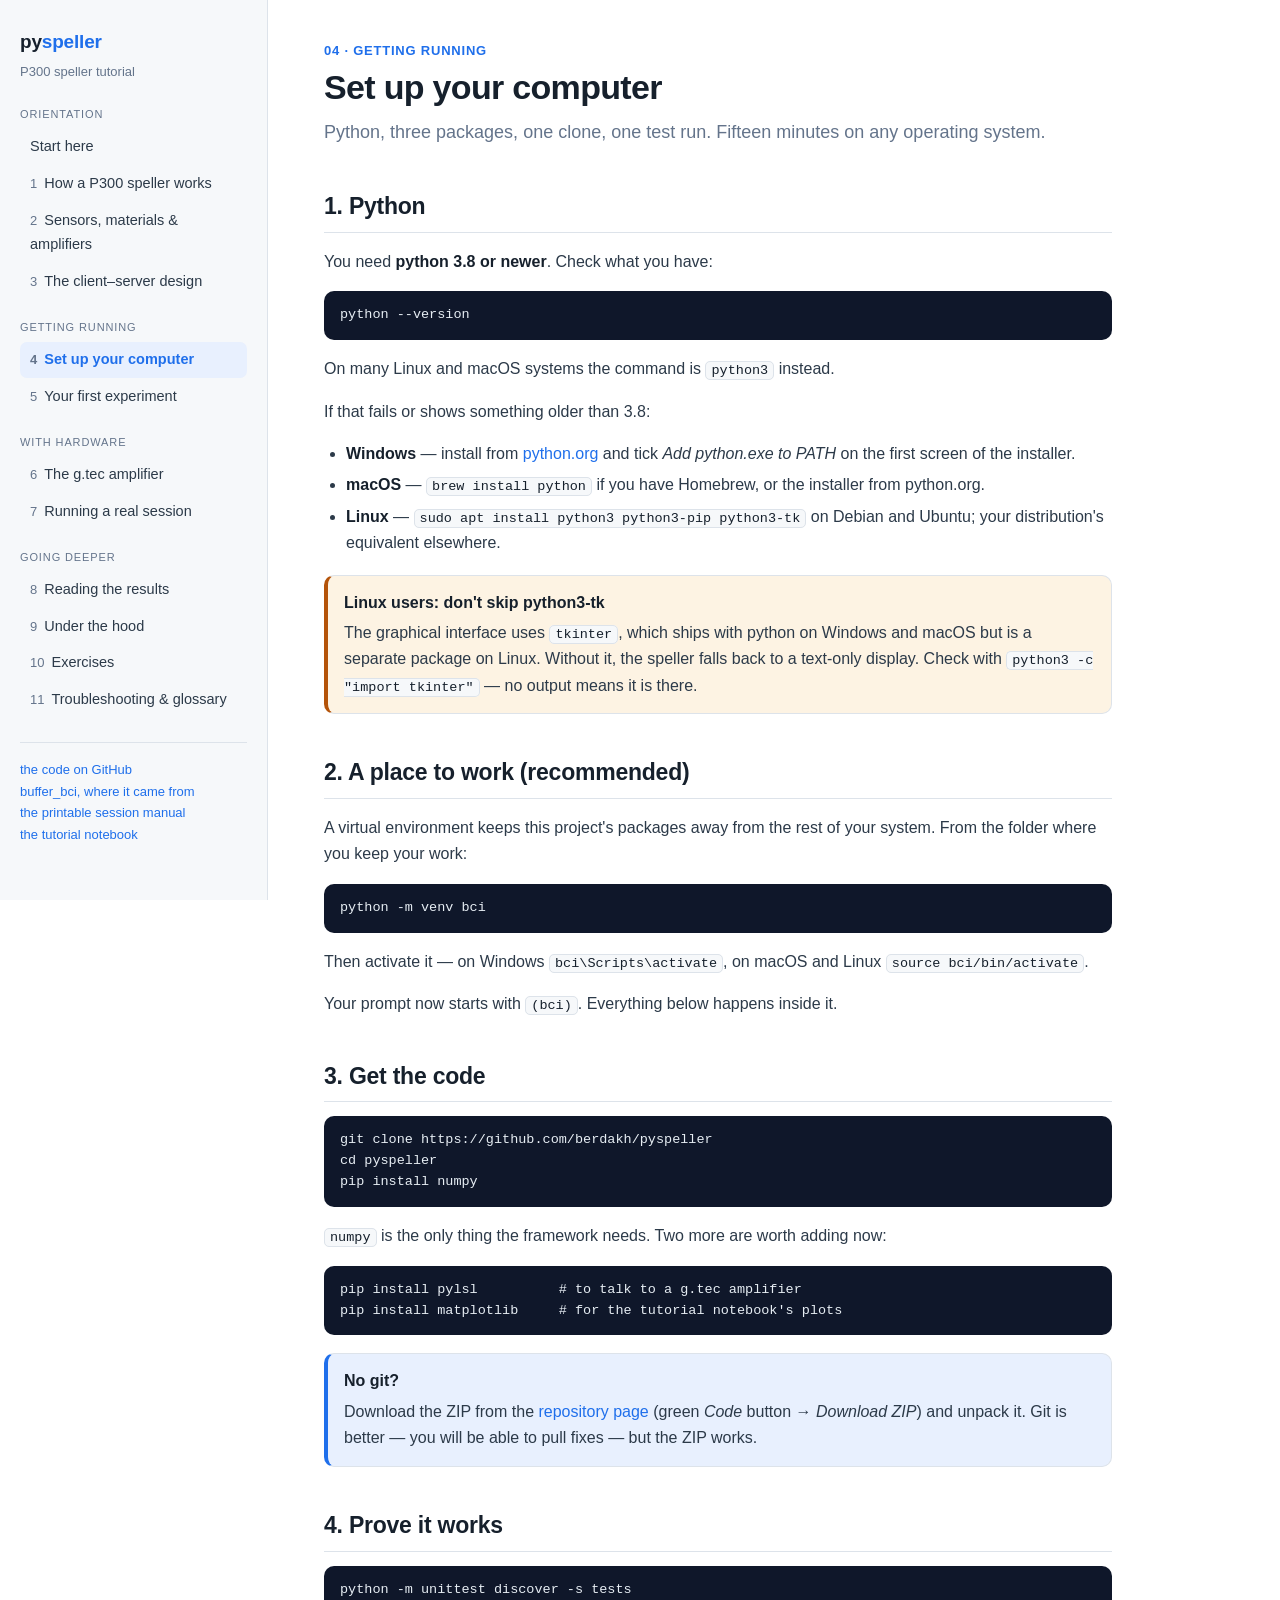
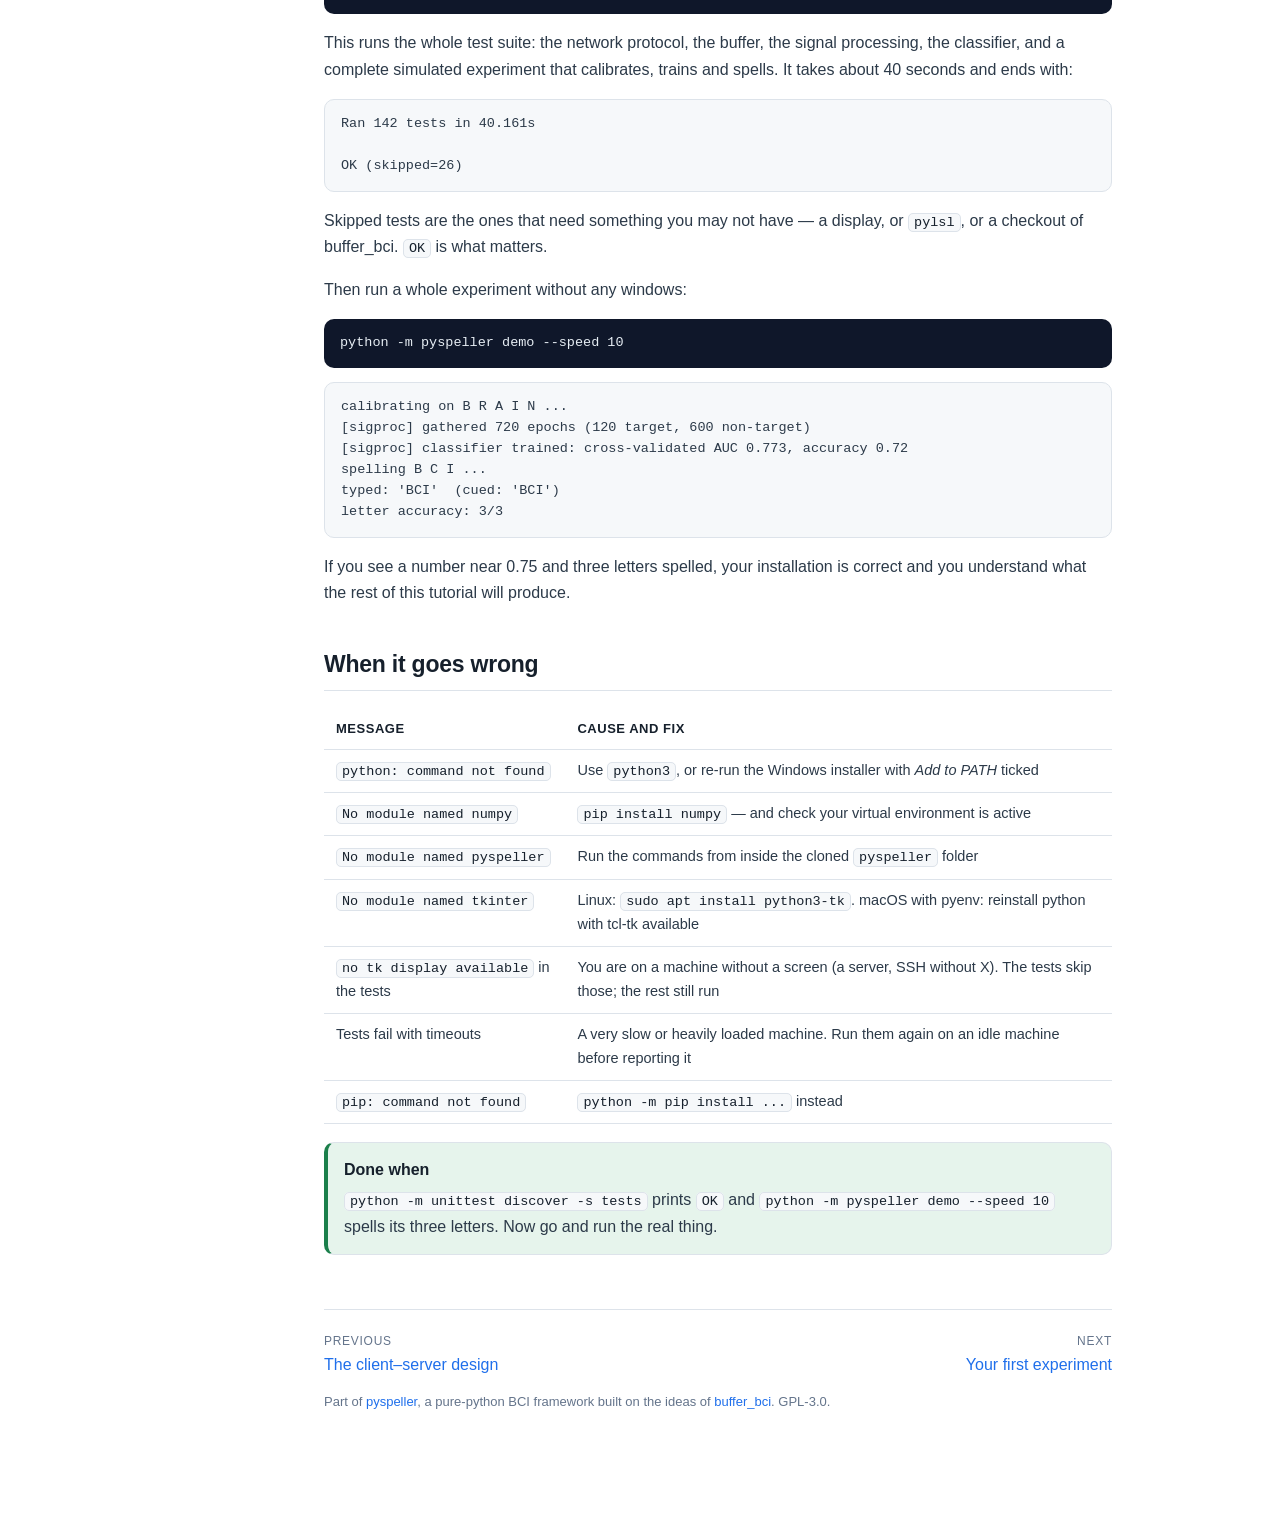
<file: docs/install.html>
<!DOCTYPE html>
<html lang="en">
<head>
<meta charset="utf-8">
<meta name="viewport" content="width=device-width, initial-scale=1">
<title>Set up your computer · pyspeller</title>
<meta name="description" content="Python, three packages, one clone, one test run. Fifteen minutes on any operating system.">
<link rel="stylesheet" href="assets/css/site.css">
<link rel="icon" href="data:image/svg+xml,<svg xmlns='http://www.w3.org/2000/svg' viewBox='0 0 100 100'><text y='.9em' font-size='90'>🧠</text></svg>">
</head>
<body>
<div class="layout">
<aside class="sidebar">
  <a class="brand" href="index.html">py<span>speller</span></a>
  <div class="brand-sub">P300 speller tutorial</div>
  <details class="contents" open>
  <summary>Contents</summary>
  <div class="nav-group"><div class="nav-title">Orientation</div><nav>
  <a href="index.html">Start here</a>
  <a href="paradigm.html"><span class="num">1</span>How a P300 speller works</a>
  <a href="sensors.html"><span class="num">2</span>Sensors, materials & amplifiers</a>
  <a href="architecture.html"><span class="num">3</span>The client–server design</a>
  </nav></div>
  <div class="nav-group"><div class="nav-title">Getting running</div><nav>
  <a href="install.html" class="current"><span class="num">4</span>Set up your computer</a>
  <a href="first-run.html"><span class="num">5</span>Your first experiment</a>
  </nav></div>
  <div class="nav-group"><div class="nav-title">With hardware</div><nav>
  <a href="gtec.html"><span class="num">6</span>The g.tec amplifier</a>
  <a href="session.html"><span class="num">7</span>Running a real session</a>
  </nav></div>
  <div class="nav-group"><div class="nav-title">Going deeper</div><nav>
  <a href="results.html"><span class="num">8</span>Reading the results</a>
  <a href="code.html"><span class="num">9</span>Under the hood</a>
  <a href="exercises.html"><span class="num">10</span>Exercises</a>
  <a href="reference.html"><span class="num">11</span>Troubleshooting & glossary</a>
  </nav></div>
  <div class="sidebar-foot">
    <a href="https://github.com/berdakh/pyspeller">the code on GitHub</a><br>
    <a href="https://github.com/berdakh/buffer_bci">buffer_bci, where it came from</a><br>
    <a href="https://github.com/berdakh/pyspeller/blob/main/docs/MANUAL.md">the printable session manual</a><br>
    <a href="https://github.com/berdakh/pyspeller/blob/main/docs/pyspeller_tutorial.ipynb">the tutorial notebook</a>
  </div>
  </details>
</aside>
<main>
  <div class="page-kicker">04 · Getting running</div>
  <h1>Set up your computer</h1>
  <p class="lede">Python, three packages, one clone, one test run. Fifteen minutes on any operating system.</p>
  <h2 id="1-python">1. Python</h2>
<p>You need <strong>python 3.8 or newer</strong>. Check what you have:</p>
<pre><code>python --version
</code></pre>
<p>On many Linux and macOS systems the command is <code>python3</code> instead.</p>
<p>If that fails or shows something older than 3.8:</p>
<ul>
<li><strong>Windows</strong> — install from <a href="https://www.python.org/downloads/">python.org</a>
  and tick <em>Add python.exe to PATH</em> on the first screen of the installer.</li>
<li><strong>macOS</strong> — <code>brew install python</code> if you have Homebrew, or the installer from
  python.org.</li>
<li><strong>Linux</strong> — <code>sudo apt install python3 python3-pip python3-tk</code> on Debian and
  Ubuntu; your distribution's equivalent elsewhere.</li>
</ul>
<div class="warn">
<span class="block-title">Linux users: don't skip python3-tk</span>
The graphical interface uses <code>tkinter</code>, which ships with python on
Windows and macOS but is a separate package on Linux. Without it, the speller
falls back to a text-only display. Check with
<code>python3 -c "import tkinter"</code> — no output means it is there.
</div>

<h2 id="2-a-place-to-work-recommended">2. A place to work (recommended)</h2>
<p>A virtual environment keeps this project's packages away from the rest of your
system. From the folder where you keep your work:</p>
<pre><code>python -m venv bci
</code></pre>
<p>Then activate it — on Windows <code>bci\Scripts\activate</code>, on macOS and Linux
<code>source bci/bin/activate</code>.</p>
<p>Your prompt now starts with <code>(bci)</code>. Everything below happens inside it.</p>
<h2 id="3-get-the-code">3. Get the code</h2>
<pre><code>git clone https://github.com/berdakh/pyspeller
cd pyspeller
pip install numpy
</code></pre>
<p><code>numpy</code> is the only thing the framework needs. Two more are worth adding now:</p>
<pre><code>pip install pylsl          # to talk to a g.tec amplifier
pip install matplotlib     # for the tutorial notebook's plots
</code></pre>
<div class="note">
<span class="block-title">No git?</span>
Download the ZIP from the
<a href="https://github.com/berdakh/pyspeller">repository page</a> (green
<em>Code</em> button → <em>Download ZIP</em>) and unpack it. Git is better —
you will be able to pull fixes — but the ZIP works.
</div>

<h2 id="4-prove-it-works">4. Prove it works</h2>
<pre><code>python -m unittest discover -s tests
</code></pre>
<p>This runs the whole test suite: the network protocol, the buffer, the signal
processing, the classifier, and a complete simulated experiment that calibrates,
trains and spells. It takes about 40 seconds and ends with:</p>
<pre class="out"><code>Ran 142 tests in 40.161s

OK (skipped=26)</code></pre>

<p>Skipped tests are the ones that need something you may not have — a display, or
<code>pylsl</code>, or a checkout of buffer_bci. <code>OK</code> is what matters.</p>
<p>Then run a whole experiment without any windows:</p>
<pre><code>python -m pyspeller demo --speed 10
</code></pre>
<pre class="out"><code>calibrating on B R A I N ...
[sigproc] gathered 720 epochs (120 target, 600 non-target)
[sigproc] classifier trained: cross-validated AUC 0.773, accuracy 0.72
spelling B C I ...
typed: 'BCI'  (cued: 'BCI')
letter accuracy: 3/3</code></pre>

<p>If you see a number near 0.75 and three letters spelled, your installation is
correct and you understand what the rest of this tutorial will produce.</p>
<h2 id="when-it-goes-wrong">When it goes wrong</h2>
<div class="table-wrap"><table>
<thead>
<tr>
<th>Message</th>
<th>Cause and fix</th>
</tr>
</thead>
<tbody>
<tr>
<td><code>python: command not found</code></td>
<td>Use <code>python3</code>, or re-run the Windows installer with <em>Add to PATH</em> ticked</td>
</tr>
<tr>
<td><code>No module named numpy</code></td>
<td><code>pip install numpy</code> — and check your virtual environment is active</td>
</tr>
<tr>
<td><code>No module named pyspeller</code></td>
<td>Run the commands from inside the cloned <code>pyspeller</code> folder</td>
</tr>
<tr>
<td><code>No module named tkinter</code></td>
<td>Linux: <code>sudo apt install python3-tk</code>. macOS with pyenv: reinstall python with tcl-tk available</td>
</tr>
<tr>
<td><code>no tk display available</code> in the tests</td>
<td>You are on a machine without a screen (a server, SSH without X). The tests skip those; the rest still run</td>
</tr>
<tr>
<td>Tests fail with timeouts</td>
<td>A very slow or heavily loaded machine. Run them again on an idle machine before reporting it</td>
</tr>
<tr>
<td><code>pip: command not found</code></td>
<td><code>python -m pip install ...</code> instead</td>
</tr>
</tbody>
</table></div>
<div class="do">
<span class="block-title">Done when</span>
<code>python -m unittest discover -s tests</code> prints <code>OK</code> and
<code>python -m pyspeller demo --speed 10</code> spells its three letters. Now
go and run the real thing.
</div>
  <div class="pager"><a href="architecture.html"><span class="dir">previous</span>The client–server design</a>
<a class="next" href="first-run.html"><span class="dir">next</span>Your first experiment</a></div>
  <p class="meta">Part of <a href="https://github.com/berdakh/pyspeller">pyspeller</a>,
  a pure-python BCI framework built on the ideas of
  <a href="https://github.com/berdakh/buffer_bci">buffer_bci</a>. GPL-3.0.</p>
</main>
</div>
<script>
  // on a phone the contents list starts folded; on a wide screen it stays open
  var contents = document.querySelector('.contents');
  if (contents && window.matchMedia('(max-width: 900px)').matches)
    contents.removeAttribute('open');
</script>
</body>
</html>
</file>
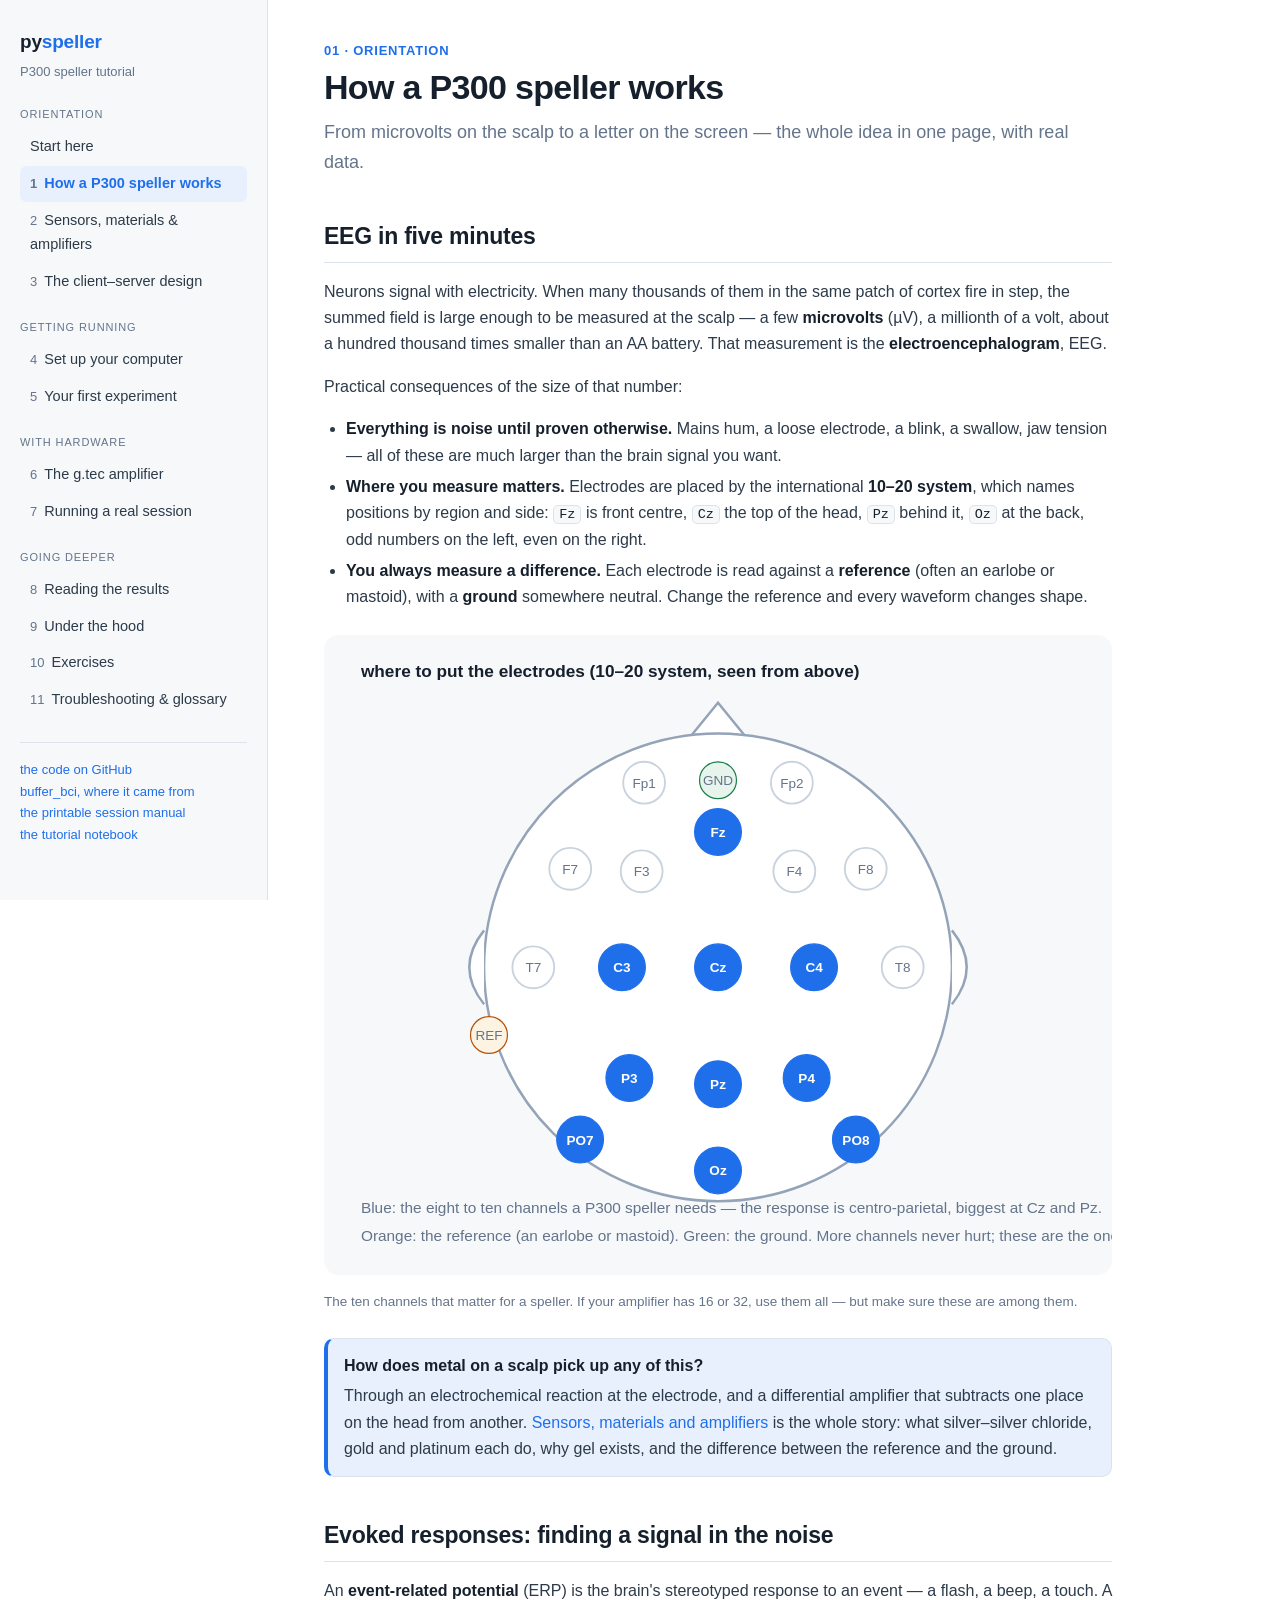
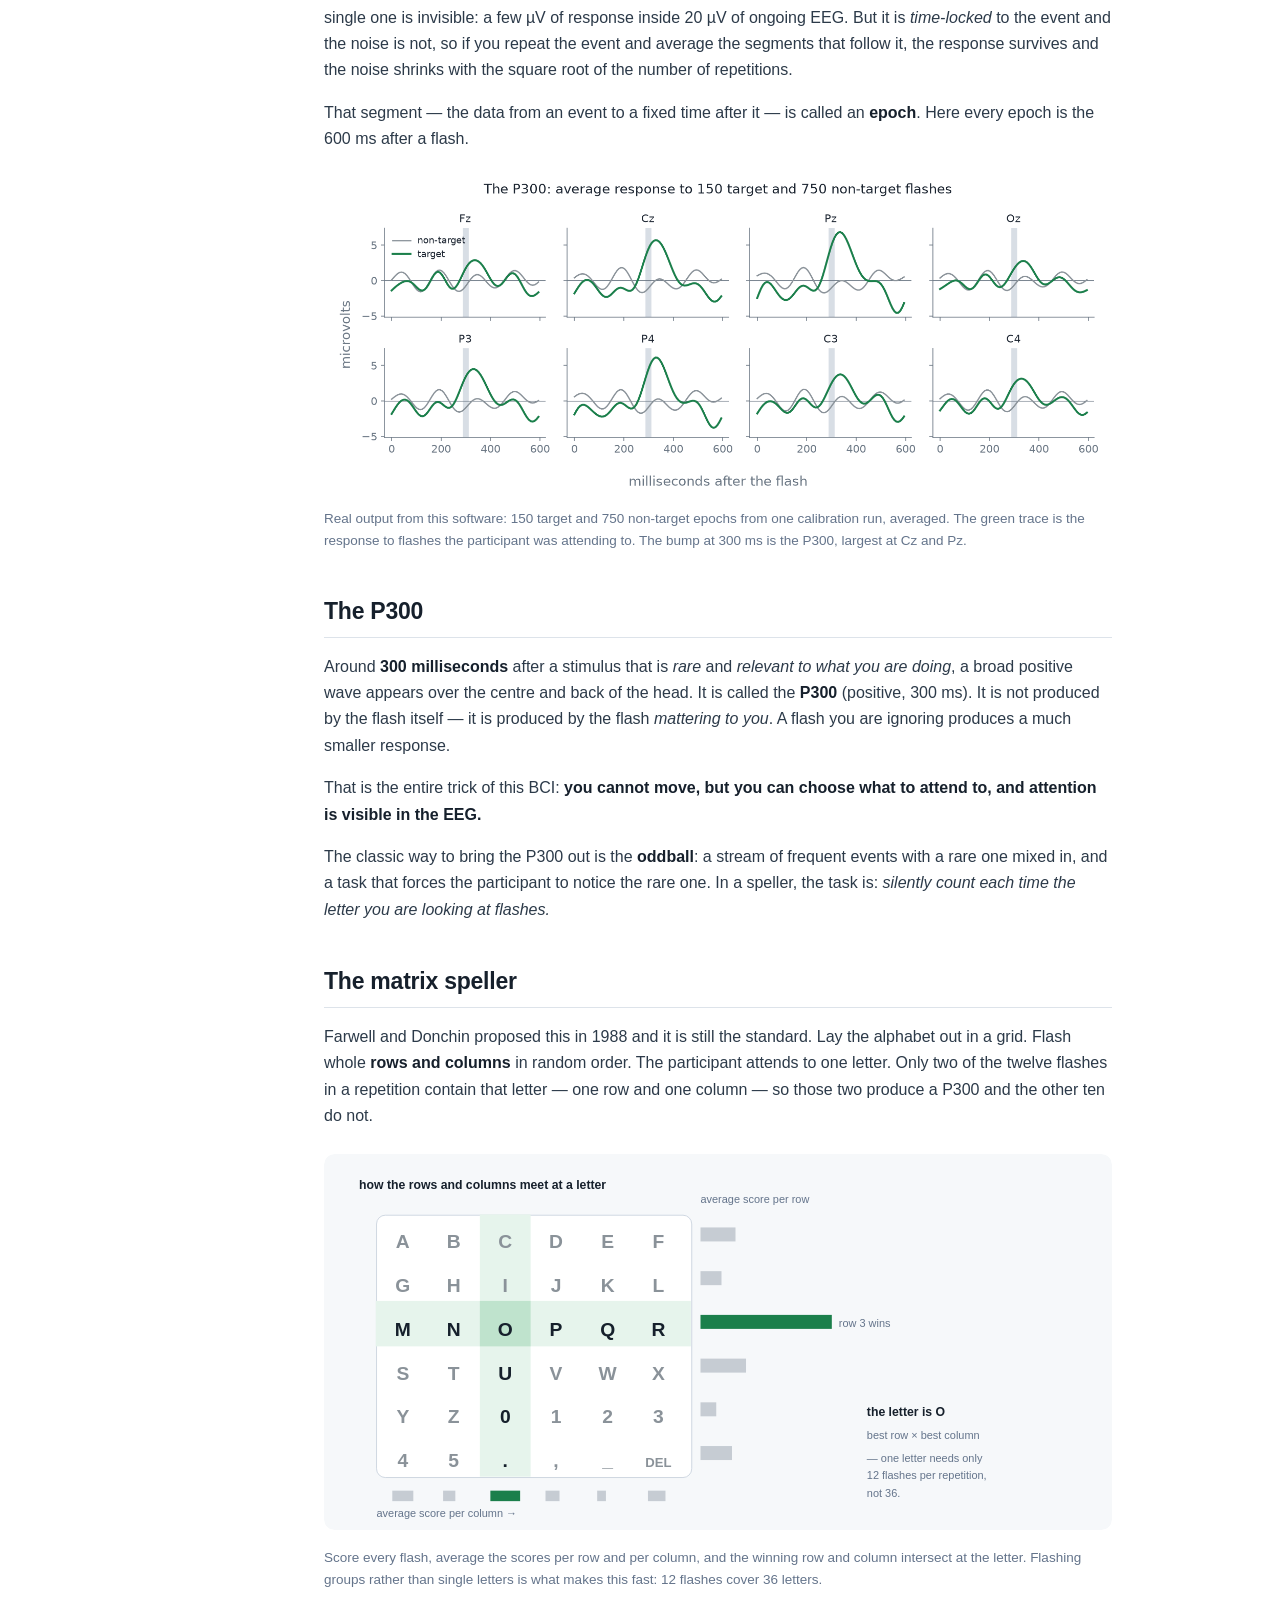
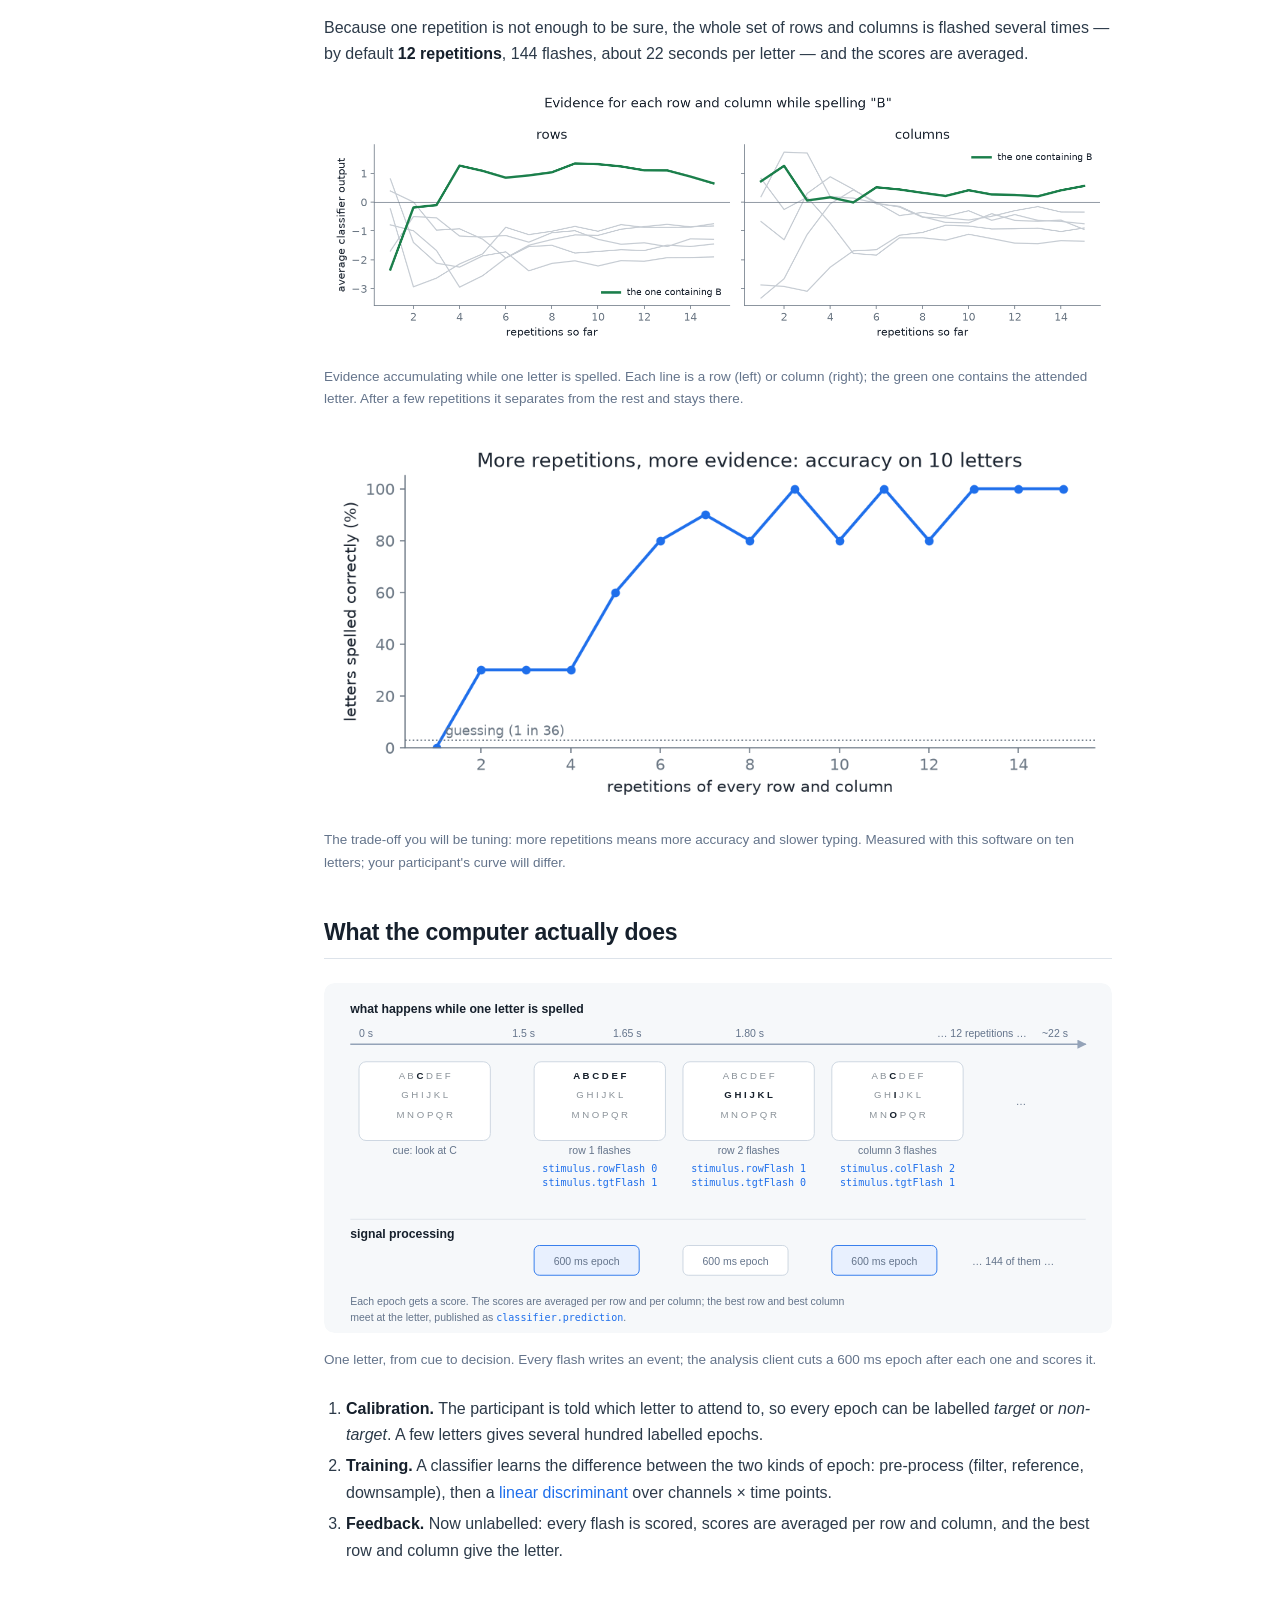
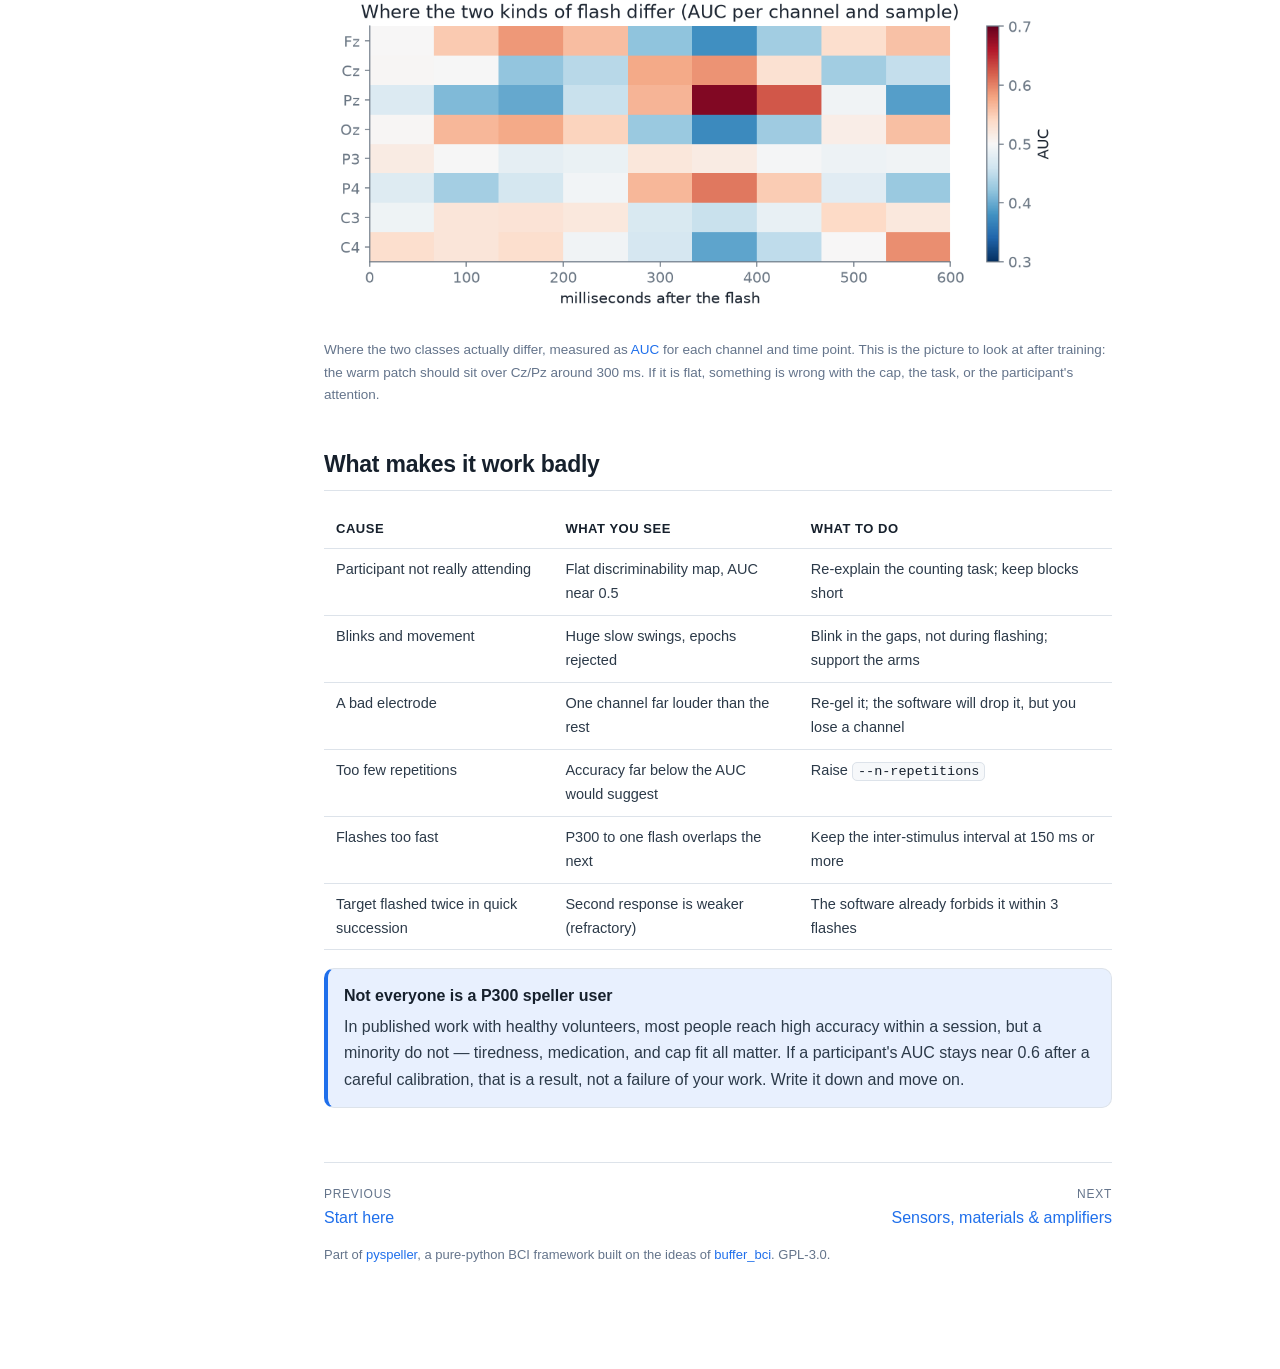
<file: docs/paradigm.html>
<!DOCTYPE html>
<html lang="en">
<head>
<meta charset="utf-8">
<meta name="viewport" content="width=device-width, initial-scale=1">
<title>How a P300 speller works · pyspeller</title>
<meta name="description" content="From microvolts on the scalp to a letter on the screen — the whole idea in one page, with real data.">
<link rel="stylesheet" href="assets/css/site.css">
<link rel="icon" href="data:image/svg+xml,<svg xmlns='http://www.w3.org/2000/svg' viewBox='0 0 100 100'><text y='.9em' font-size='90'>🧠</text></svg>">
</head>
<body>
<div class="layout">
<aside class="sidebar">
  <a class="brand" href="index.html">py<span>speller</span></a>
  <div class="brand-sub">P300 speller tutorial</div>
  <details class="contents" open>
  <summary>Contents</summary>
  <div class="nav-group"><div class="nav-title">Orientation</div><nav>
  <a href="index.html">Start here</a>
  <a href="paradigm.html" class="current"><span class="num">1</span>How a P300 speller works</a>
  <a href="sensors.html"><span class="num">2</span>Sensors, materials & amplifiers</a>
  <a href="architecture.html"><span class="num">3</span>The client–server design</a>
  </nav></div>
  <div class="nav-group"><div class="nav-title">Getting running</div><nav>
  <a href="install.html"><span class="num">4</span>Set up your computer</a>
  <a href="first-run.html"><span class="num">5</span>Your first experiment</a>
  </nav></div>
  <div class="nav-group"><div class="nav-title">With hardware</div><nav>
  <a href="gtec.html"><span class="num">6</span>The g.tec amplifier</a>
  <a href="session.html"><span class="num">7</span>Running a real session</a>
  </nav></div>
  <div class="nav-group"><div class="nav-title">Going deeper</div><nav>
  <a href="results.html"><span class="num">8</span>Reading the results</a>
  <a href="code.html"><span class="num">9</span>Under the hood</a>
  <a href="exercises.html"><span class="num">10</span>Exercises</a>
  <a href="reference.html"><span class="num">11</span>Troubleshooting & glossary</a>
  </nav></div>
  <div class="sidebar-foot">
    <a href="https://github.com/berdakh/pyspeller">the code on GitHub</a><br>
    <a href="https://github.com/berdakh/buffer_bci">buffer_bci, where it came from</a><br>
    <a href="https://github.com/berdakh/pyspeller/blob/main/docs/MANUAL.md">the printable session manual</a><br>
    <a href="https://github.com/berdakh/pyspeller/blob/main/docs/pyspeller_tutorial.ipynb">the tutorial notebook</a>
  </div>
  </details>
</aside>
<main>
  <div class="page-kicker">01 · Orientation</div>
  <h1>How a P300 speller works</h1>
  <p class="lede">From microvolts on the scalp to a letter on the screen — the whole idea in one page, with real data.</p>
  <h2 id="eeg-in-five-minutes">EEG in five minutes</h2>
<p>Neurons signal with electricity. When many thousands of them in the same patch
of cortex fire in step, the summed field is large enough to be measured at the
scalp — a few <strong>microvolts</strong> (µV), a millionth of a volt, about a hundred
thousand times smaller than an AA battery. That measurement is the
<strong>electroencephalogram</strong>, EEG.</p>
<p>Practical consequences of the size of that number:</p>
<ul>
<li><strong>Everything is noise until proven otherwise.</strong> Mains hum, a loose electrode,
  a blink, a swallow, jaw tension — all of these are much larger than the brain
  signal you want.</li>
<li><strong>Where you measure matters.</strong> Electrodes are placed by the international
  <strong>10–20 system</strong>, which names positions by region and side: <code>Fz</code> is front
  centre, <code>Cz</code> the top of the head, <code>Pz</code> behind it, <code>Oz</code> at the back, odd
  numbers on the left, even on the right.</li>
<li><strong>You always measure a difference.</strong> Each electrode is read against a
  <strong>reference</strong> (often an earlobe or mastoid), with a <strong>ground</strong> somewhere
  neutral. Change the reference and every waveform changes shape.</li>
</ul>
<figure>
<img src="assets/img/montage.svg" alt="Head seen from above with the ten-twenty electrode positions marked, the P300 montage highlighted">
<figcaption>The ten channels that matter for a speller. If your amplifier has 16 or 32, use them all — but make sure these are among them.</figcaption>
</figure>

<div class="note">
<span class="block-title">How does metal on a scalp pick up any of this?</span>
Through an electrochemical reaction at the electrode, and a differential
amplifier that subtracts one place on the head from another.
<a href="sensors.html">Sensors, materials and amplifiers</a> is the whole story:
what silver–silver chloride, gold and platinum each do, why gel exists, and the
difference between the reference and the ground.
</div>

<h2 id="evoked-responses-finding-a-signal-in-the-noise">Evoked responses: finding a signal in the noise</h2>
<p>An <strong>event-related potential</strong> (ERP) is the brain's stereotyped response to an
event — a flash, a beep, a touch. A single one is invisible: a few µV of
response inside 20 µV of ongoing EEG. But it is <em>time-locked</em> to the event and
the noise is not, so if you repeat the event and average the segments that
follow it, the response survives and the noise shrinks with the square root of
the number of repetitions.</p>
<p>That segment — the data from an event to a fixed time after it — is called an
<strong>epoch</strong>. Here every epoch is the 600 ms after a flash.</p>
<figure>
<img src="assets/img/erp.png" alt="Eight channels of averaged EEG, target and non-target traces, with a large positive peak at 300 ms">
<figcaption>Real output from this software: 150 target and 750 non-target epochs from one calibration run, averaged. The green trace is the response to flashes the participant was attending to. The bump at 300 ms is the P300, largest at Cz and Pz.</figcaption>
</figure>

<h2 id="the-p300">The P300</h2>
<p>Around <strong>300 milliseconds</strong> after a stimulus that is <em>rare</em> and <em>relevant to
what you are doing</em>, a broad positive wave appears over the centre and back of
the head. It is called the <strong>P300</strong> (positive, 300 ms). It is not produced by
the flash itself — it is produced by the flash <em>mattering to you</em>. A flash you
are ignoring produces a much smaller response.</p>
<p>That is the entire trick of this BCI: <strong>you cannot move, but you can choose what
to attend to, and attention is visible in the EEG.</strong></p>
<p>The classic way to bring the P300 out is the <strong>oddball</strong>: a stream of frequent
events with a rare one mixed in, and a task that forces the participant to
notice the rare one. In a speller, the task is: <em>silently count each time the
letter you are looking at flashes.</em></p>
<h2 id="the-matrix-speller">The matrix speller</h2>
<p>Farwell and Donchin proposed this in 1988 and it is still the standard. Lay the
alphabet out in a grid. Flash whole <strong>rows and columns</strong> in random order. The
participant attends to one letter. Only two of the twelve flashes in a
repetition contain that letter — one row and one column — so those two produce a
P300 and the other ten do not.</p>
<figure>
<img src="assets/img/matrix-decode.svg" alt="A six by six grid with one row and one column highlighted, and bar charts of the score for each row and column">
<figcaption>Score every flash, average the scores per row and per column, and the winning row and column intersect at the letter. Flashing groups rather than single letters is what makes this fast: 12 flashes cover 36 letters.</figcaption>
</figure>

<p>Because one repetition is not enough to be sure, the whole set of rows and
columns is flashed several times — by default <strong>12 repetitions</strong>, 144 flashes,
about 22 seconds per letter — and the scores are averaged.</p>
<figure>
<img src="assets/img/evidence.png" alt="Two panels showing the running average score for each row and each column as repetitions accumulate">
<figcaption>Evidence accumulating while one letter is spelled. Each line is a row (left) or column (right); the green one contains the attended letter. After a few repetitions it separates from the rest and stays there.</figcaption>
</figure>

<figure>
<img src="assets/img/accuracy-vs-repetitions.png" alt="Accuracy rising from chance to one hundred percent as repetitions increase">
<figcaption>The trade-off you will be tuning: more repetitions means more accuracy and slower typing. Measured with this software on ten letters; your participant's curve will differ.</figcaption>
</figure>

<h2 id="what-the-computer-actually-does">What the computer actually does</h2>
<figure>
<img src="assets/img/session-timeline.svg" alt="Timeline of one letter: cue, flashes, events, epochs, prediction">
<figcaption>One letter, from cue to decision. Every flash writes an event; the analysis client cuts a 600 ms epoch after each one and scores it.</figcaption>
</figure>

<ol>
<li><strong>Calibration.</strong> The participant is told which letter to attend to, so every
   epoch can be labelled <em>target</em> or <em>non-target</em>. A few letters gives several
   hundred labelled epochs.</li>
<li><strong>Training.</strong> A classifier learns the difference between the two kinds of
   epoch: pre-process (filter, reference, downsample), then a
   <a href="reference.html#glossary">linear discriminant</a> over channels × time points.</li>
<li><strong>Feedback.</strong> Now unlabelled: every flash is scored, scores are averaged per
   row and column, and the best row and column give the letter.</li>
</ol>
<figure>
<img src="assets/img/discriminability.png" alt="Heat map of AUC per channel and time point, warm around 300 milliseconds at the parietal channels">
<figcaption>Where the two classes actually differ, measured as <a href="reference.html#glossary">AUC</a> for each channel and time point. This is the picture to look at after training: the warm patch should sit over Cz/Pz around 300 ms. If it is flat, something is wrong with the cap, the task, or the participant's attention.</figcaption>
</figure>

<h2 id="what-makes-it-work-badly">What makes it work badly</h2>
<div class="table-wrap"><table>
<thead>
<tr>
<th>Cause</th>
<th>What you see</th>
<th>What to do</th>
</tr>
</thead>
<tbody>
<tr>
<td>Participant not really attending</td>
<td>Flat discriminability map, AUC near 0.5</td>
<td>Re-explain the counting task; keep blocks short</td>
</tr>
<tr>
<td>Blinks and movement</td>
<td>Huge slow swings, epochs rejected</td>
<td>Blink in the gaps, not during flashing; support the arms</td>
</tr>
<tr>
<td>A bad electrode</td>
<td>One channel far louder than the rest</td>
<td>Re-gel it; the software will drop it, but you lose a channel</td>
</tr>
<tr>
<td>Too few repetitions</td>
<td>Accuracy far below the AUC would suggest</td>
<td>Raise <code>--n-repetitions</code></td>
</tr>
<tr>
<td>Flashes too fast</td>
<td>P300 to one flash overlaps the next</td>
<td>Keep the inter-stimulus interval at 150 ms or more</td>
</tr>
<tr>
<td>Target flashed twice in quick succession</td>
<td>Second response is weaker (refractory)</td>
<td>The software already forbids it within 3 flashes</td>
</tr>
</tbody>
</table></div>
<div class="note">
<span class="block-title">Not everyone is a P300 speller user</span>
In published work with healthy volunteers, most people reach high accuracy
within a session, but a minority do not — tiredness, medication, and cap fit all
matter. If a participant's AUC stays near 0.6 after a careful calibration, that
is a result, not a failure of your work. Write it down and move on.
</div>
  <div class="pager"><a href="index.html"><span class="dir">previous</span>Start here</a>
<a class="next" href="sensors.html"><span class="dir">next</span>Sensors, materials & amplifiers</a></div>
  <p class="meta">Part of <a href="https://github.com/berdakh/pyspeller">pyspeller</a>,
  a pure-python BCI framework built on the ideas of
  <a href="https://github.com/berdakh/buffer_bci">buffer_bci</a>. GPL-3.0.</p>
</main>
</div>
<script>
  // on a phone the contents list starts folded; on a wide screen it stays open
  var contents = document.querySelector('.contents');
  if (contents && window.matchMedia('(max-width: 900px)').matches)
    contents.removeAttribute('open');
</script>
</body>
</html>
</file>
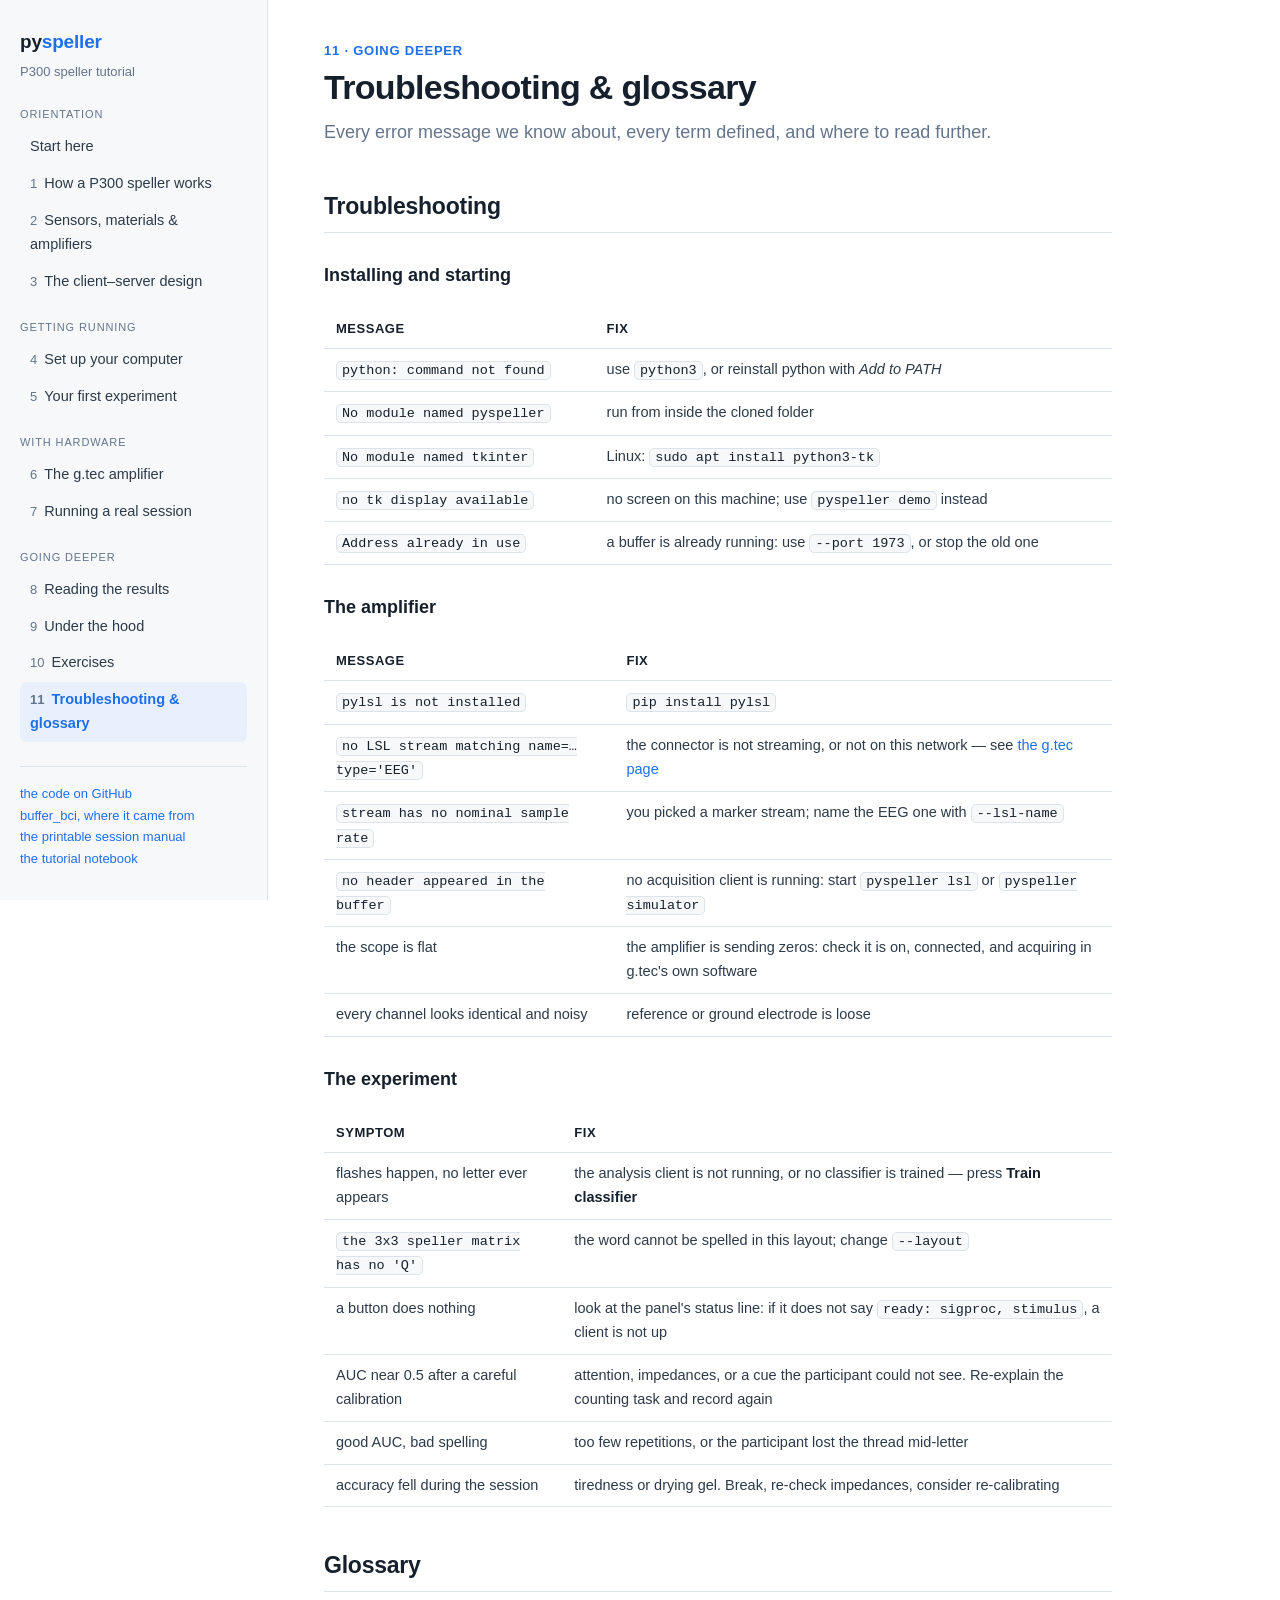
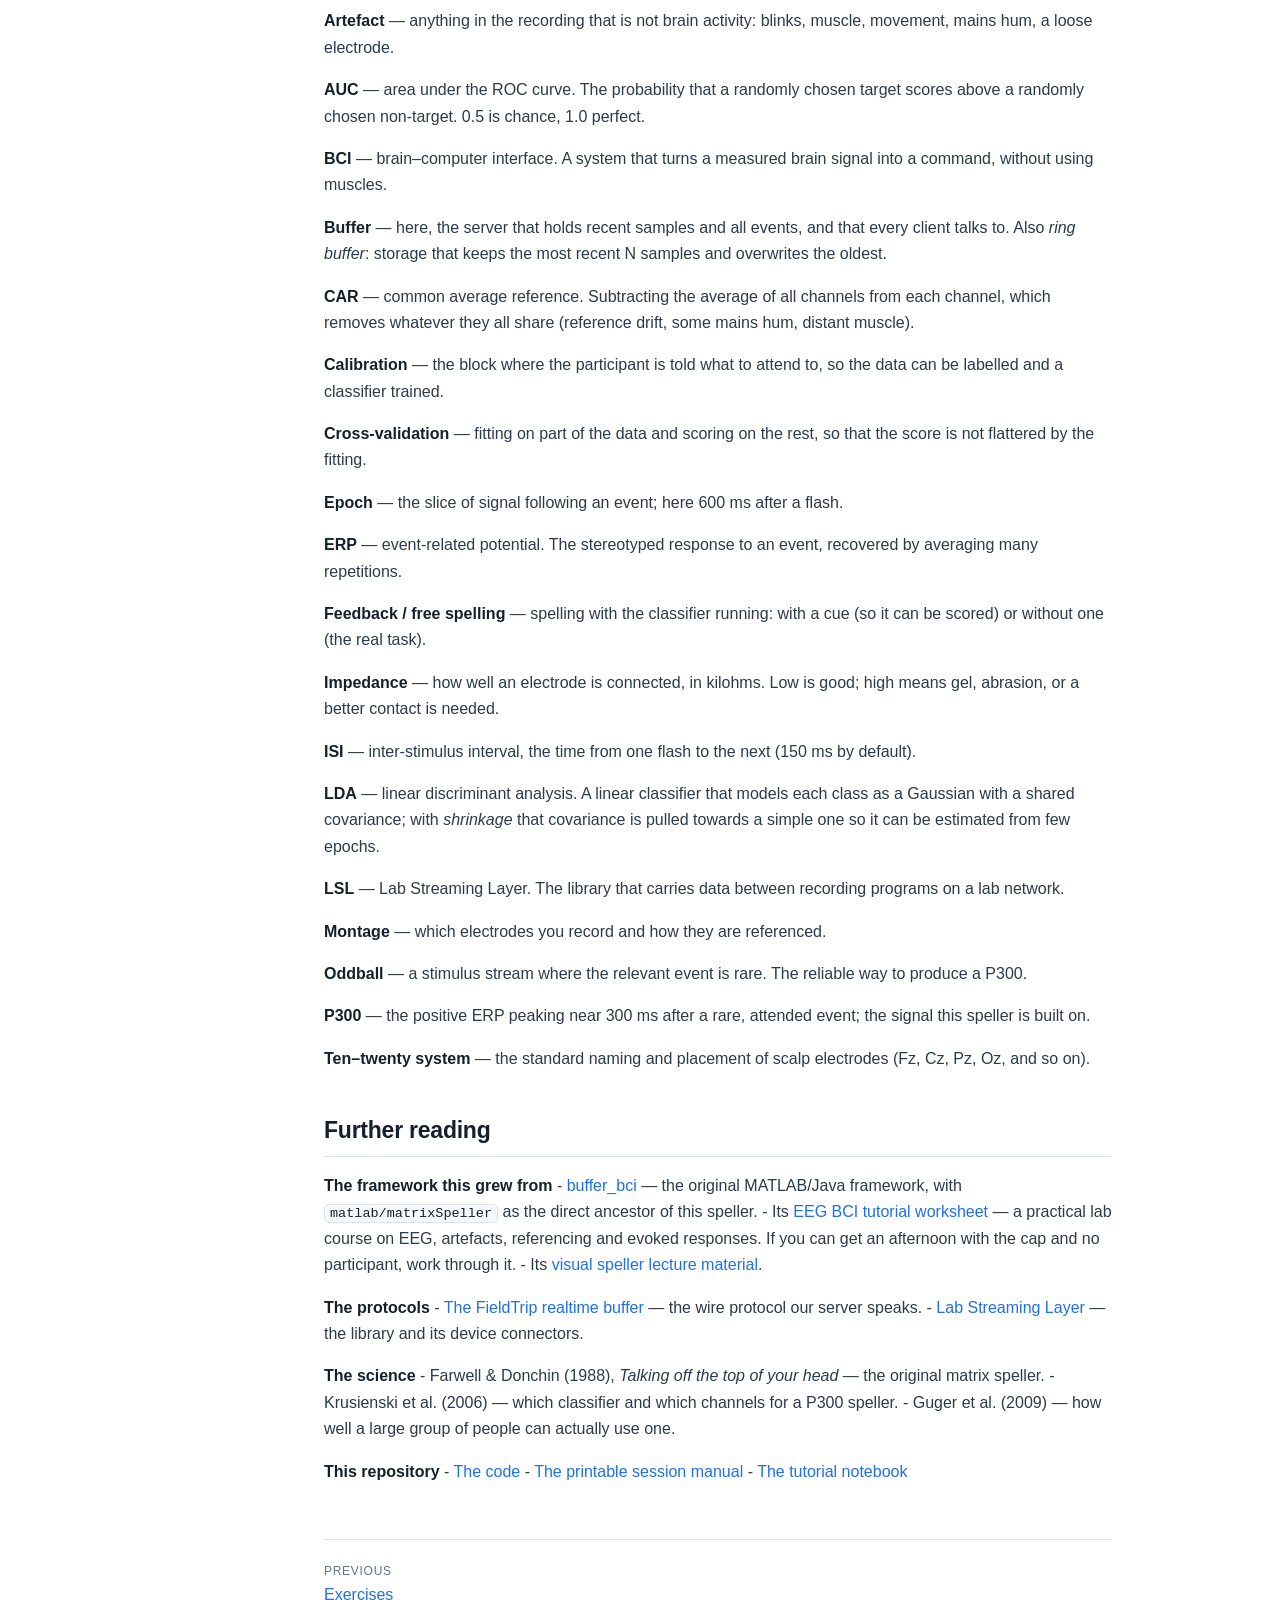
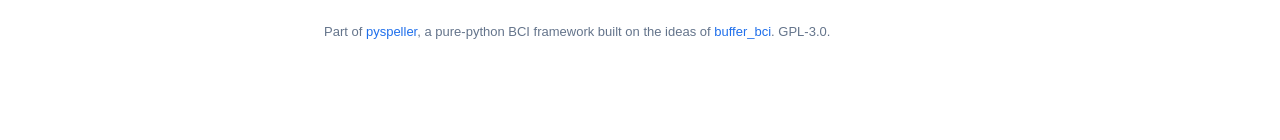
<file: docs/reference.html>
<!DOCTYPE html>
<html lang="en">
<head>
<meta charset="utf-8">
<meta name="viewport" content="width=device-width, initial-scale=1">
<title>Troubleshooting & glossary · pyspeller</title>
<meta name="description" content="Every error message we know about, every term defined, and where to read further.">
<link rel="stylesheet" href="assets/css/site.css">
<link rel="icon" href="data:image/svg+xml,<svg xmlns='http://www.w3.org/2000/svg' viewBox='0 0 100 100'><text y='.9em' font-size='90'>🧠</text></svg>">
</head>
<body>
<div class="layout">
<aside class="sidebar">
  <a class="brand" href="index.html">py<span>speller</span></a>
  <div class="brand-sub">P300 speller tutorial</div>
  <details class="contents" open>
  <summary>Contents</summary>
  <div class="nav-group"><div class="nav-title">Orientation</div><nav>
  <a href="index.html">Start here</a>
  <a href="paradigm.html"><span class="num">1</span>How a P300 speller works</a>
  <a href="sensors.html"><span class="num">2</span>Sensors, materials & amplifiers</a>
  <a href="architecture.html"><span class="num">3</span>The client–server design</a>
  </nav></div>
  <div class="nav-group"><div class="nav-title">Getting running</div><nav>
  <a href="install.html"><span class="num">4</span>Set up your computer</a>
  <a href="first-run.html"><span class="num">5</span>Your first experiment</a>
  </nav></div>
  <div class="nav-group"><div class="nav-title">With hardware</div><nav>
  <a href="gtec.html"><span class="num">6</span>The g.tec amplifier</a>
  <a href="session.html"><span class="num">7</span>Running a real session</a>
  </nav></div>
  <div class="nav-group"><div class="nav-title">Going deeper</div><nav>
  <a href="results.html"><span class="num">8</span>Reading the results</a>
  <a href="code.html"><span class="num">9</span>Under the hood</a>
  <a href="exercises.html"><span class="num">10</span>Exercises</a>
  <a href="reference.html" class="current"><span class="num">11</span>Troubleshooting & glossary</a>
  </nav></div>
  <div class="sidebar-foot">
    <a href="https://github.com/berdakh/pyspeller">the code on GitHub</a><br>
    <a href="https://github.com/berdakh/buffer_bci">buffer_bci, where it came from</a><br>
    <a href="https://github.com/berdakh/pyspeller/blob/main/docs/MANUAL.md">the printable session manual</a><br>
    <a href="https://github.com/berdakh/pyspeller/blob/main/docs/pyspeller_tutorial.ipynb">the tutorial notebook</a>
  </div>
  </details>
</aside>
<main>
  <div class="page-kicker">11 · Going deeper</div>
  <h1>Troubleshooting & glossary</h1>
  <p class="lede">Every error message we know about, every term defined, and where to read further.</p>
  <h2 id="troubleshooting">Troubleshooting</h2>
<h3 id="installing-and-starting">Installing and starting</h3>
<div class="table-wrap"><table>
<thead>
<tr>
<th>Message</th>
<th>Fix</th>
</tr>
</thead>
<tbody>
<tr>
<td><code>python: command not found</code></td>
<td>use <code>python3</code>, or reinstall python with <em>Add to PATH</em></td>
</tr>
<tr>
<td><code>No module named pyspeller</code></td>
<td>run from inside the cloned folder</td>
</tr>
<tr>
<td><code>No module named tkinter</code></td>
<td>Linux: <code>sudo apt install python3-tk</code></td>
</tr>
<tr>
<td><code>no tk display available</code></td>
<td>no screen on this machine; use <code>pyspeller demo</code> instead</td>
</tr>
<tr>
<td><code>Address already in use</code></td>
<td>a buffer is already running: use <code>--port 1973</code>, or stop the old one</td>
</tr>
</tbody>
</table></div>
<h3 id="the-amplifier">The amplifier</h3>
<div class="table-wrap"><table>
<thead>
<tr>
<th>Message</th>
<th>Fix</th>
</tr>
</thead>
<tbody>
<tr>
<td><code>pylsl is not installed</code></td>
<td><code>pip install pylsl</code></td>
</tr>
<tr>
<td><code>no LSL stream matching name=… type='EEG'</code></td>
<td>the connector is not streaming, or not on this network — see <a href="gtec.html#when-the-stream-is-not-there">the g.tec page</a></td>
</tr>
<tr>
<td><code>stream has no nominal sample rate</code></td>
<td>you picked a marker stream; name the EEG one with <code>--lsl-name</code></td>
</tr>
<tr>
<td><code>no header appeared in the buffer</code></td>
<td>no acquisition client is running: start <code>pyspeller lsl</code> or <code>pyspeller simulator</code></td>
</tr>
<tr>
<td>the scope is flat</td>
<td>the amplifier is sending zeros: check it is on, connected, and acquiring in g.tec's own software</td>
</tr>
<tr>
<td>every channel looks identical and noisy</td>
<td>reference or ground electrode is loose</td>
</tr>
</tbody>
</table></div>
<h3 id="the-experiment">The experiment</h3>
<div class="table-wrap"><table>
<thead>
<tr>
<th>Symptom</th>
<th>Fix</th>
</tr>
</thead>
<tbody>
<tr>
<td>flashes happen, no letter ever appears</td>
<td>the analysis client is not running, or no classifier is trained — press <strong>Train classifier</strong></td>
</tr>
<tr>
<td><code>the 3x3 speller matrix has no 'Q'</code></td>
<td>the word cannot be spelled in this layout; change <code>--layout</code></td>
</tr>
<tr>
<td>a button does nothing</td>
<td>look at the panel's status line: if it does not say <code>ready: sigproc, stimulus</code>, a client is not up</td>
</tr>
<tr>
<td>AUC near 0.5 after a careful calibration</td>
<td>attention, impedances, or a cue the participant could not see. Re-explain the counting task and record again</td>
</tr>
<tr>
<td>good AUC, bad spelling</td>
<td>too few repetitions, or the participant lost the thread mid-letter</td>
</tr>
<tr>
<td>accuracy fell during the session</td>
<td>tiredness or drying gel. Break, re-check impedances, consider re-calibrating</td>
</tr>
</tbody>
</table></div>
<h2 id="glossary">Glossary</h2>
<p><strong>Artefact</strong> — anything in the recording that is not brain activity: blinks,
muscle, movement, mains hum, a loose electrode.</p>
<p><strong>AUC</strong> — area under the ROC curve. The probability that a randomly chosen
target scores above a randomly chosen non-target. 0.5 is chance, 1.0 perfect.</p>
<p><strong>BCI</strong> — brain–computer interface. A system that turns a measured brain signal
into a command, without using muscles.</p>
<p><strong>Buffer</strong> — here, the server that holds recent samples and all events, and that
every client talks to. Also <em>ring buffer</em>: storage that keeps the most recent N
samples and overwrites the oldest.</p>
<p><strong>CAR</strong> — common average reference. Subtracting the average of all channels from
each channel, which removes whatever they all share (reference drift, some
mains hum, distant muscle).</p>
<p><strong>Calibration</strong> — the block where the participant is told what to attend to, so
the data can be labelled and a classifier trained.</p>
<p><strong>Cross-validation</strong> — fitting on part of the data and scoring on the rest, so
that the score is not flattered by the fitting.</p>
<p><strong>Epoch</strong> — the slice of signal following an event; here 600 ms after a flash.</p>
<p><strong>ERP</strong> — event-related potential. The stereotyped response to an event,
recovered by averaging many repetitions.</p>
<p><strong>Feedback / free spelling</strong> — spelling with the classifier running: with a cue
(so it can be scored) or without one (the real task).</p>
<p><strong>Impedance</strong> — how well an electrode is connected, in kilohms. Low is good;
high means gel, abrasion, or a better contact is needed.</p>
<p><strong>ISI</strong> — inter-stimulus interval, the time from one flash to the next (150 ms
by default).</p>
<p><strong>LDA</strong> — linear discriminant analysis. A linear classifier that models each
class as a Gaussian with a shared covariance; with <em>shrinkage</em> that covariance is
pulled towards a simple one so it can be estimated from few epochs.</p>
<p><strong>LSL</strong> — Lab Streaming Layer. The library that carries data between recording
programs on a lab network.</p>
<p><strong>Montage</strong> — which electrodes you record and how they are referenced.</p>
<p><strong>Oddball</strong> — a stimulus stream where the relevant event is rare. The reliable
way to produce a P300.</p>
<p><strong>P300</strong> — the positive ERP peaking near 300 ms after a rare, attended event;
the signal this speller is built on.</p>
<p><strong>Ten–twenty system</strong> — the standard naming and placement of scalp electrodes
(Fz, Cz, Pz, Oz, and so on).</p>
<h2 id="further-reading">Further reading</h2>
<p><strong>The framework this grew from</strong>
- <a href="https://github.com/berdakh/buffer_bci">buffer_bci</a> — the original MATLAB/Java
  framework, with <code>matlab/matrixSpeller</code> as the direct ancestor of this speller.
- Its <a href="https://github.com/berdakh/buffer_bci/blob/master/tutorial/EEGBCITutorial/EEGBCI_worksheet.md">EEG BCI tutorial worksheet</a>
  — a practical lab course on EEG, artefacts, referencing and evoked responses.
  If you can get an afternoon with the cap and no participant, work through it.
- Its <a href="https://github.com/berdakh/buffer_bci/tree/master/tutorial/lect5-visspell">visual speller lecture material</a>.</p>
<p><strong>The protocols</strong>
- <a href="https://www.fieldtriptoolbox.org/development/realtime/">The FieldTrip realtime buffer</a>
  — the wire protocol our server speaks.
- <a href="https://github.com/sccn/labstreaminglayer">Lab Streaming Layer</a> — the library
  and its device connectors.</p>
<p><strong>The science</strong>
- Farwell &amp; Donchin (1988), <em>Talking off the top of your head</em> — the original
  matrix speller.
- Krusienski et al. (2006) — which classifier and which channels for a P300
  speller.
- Guger et al. (2009) — how well a large group of people can actually use one.</p>
<p><strong>This repository</strong>
- <a href="https://github.com/berdakh/pyspeller">The code</a>
- <a href="https://github.com/berdakh/pyspeller/blob/main/docs/MANUAL.md">The printable session manual</a>
- <a href="https://github.com/berdakh/pyspeller/blob/main/docs/pyspeller_tutorial.ipynb">The tutorial notebook</a></p>
  <div class="pager"><a href="exercises.html"><span class="dir">previous</span>Exercises</a></div>
  <p class="meta">Part of <a href="https://github.com/berdakh/pyspeller">pyspeller</a>,
  a pure-python BCI framework built on the ideas of
  <a href="https://github.com/berdakh/buffer_bci">buffer_bci</a>. GPL-3.0.</p>
</main>
</div>
<script>
  // on a phone the contents list starts folded; on a wide screen it stays open
  var contents = document.querySelector('.contents');
  if (contents && window.matchMedia('(max-width: 900px)').matches)
    contents.removeAttribute('open');
</script>
</body>
</html>
</file>
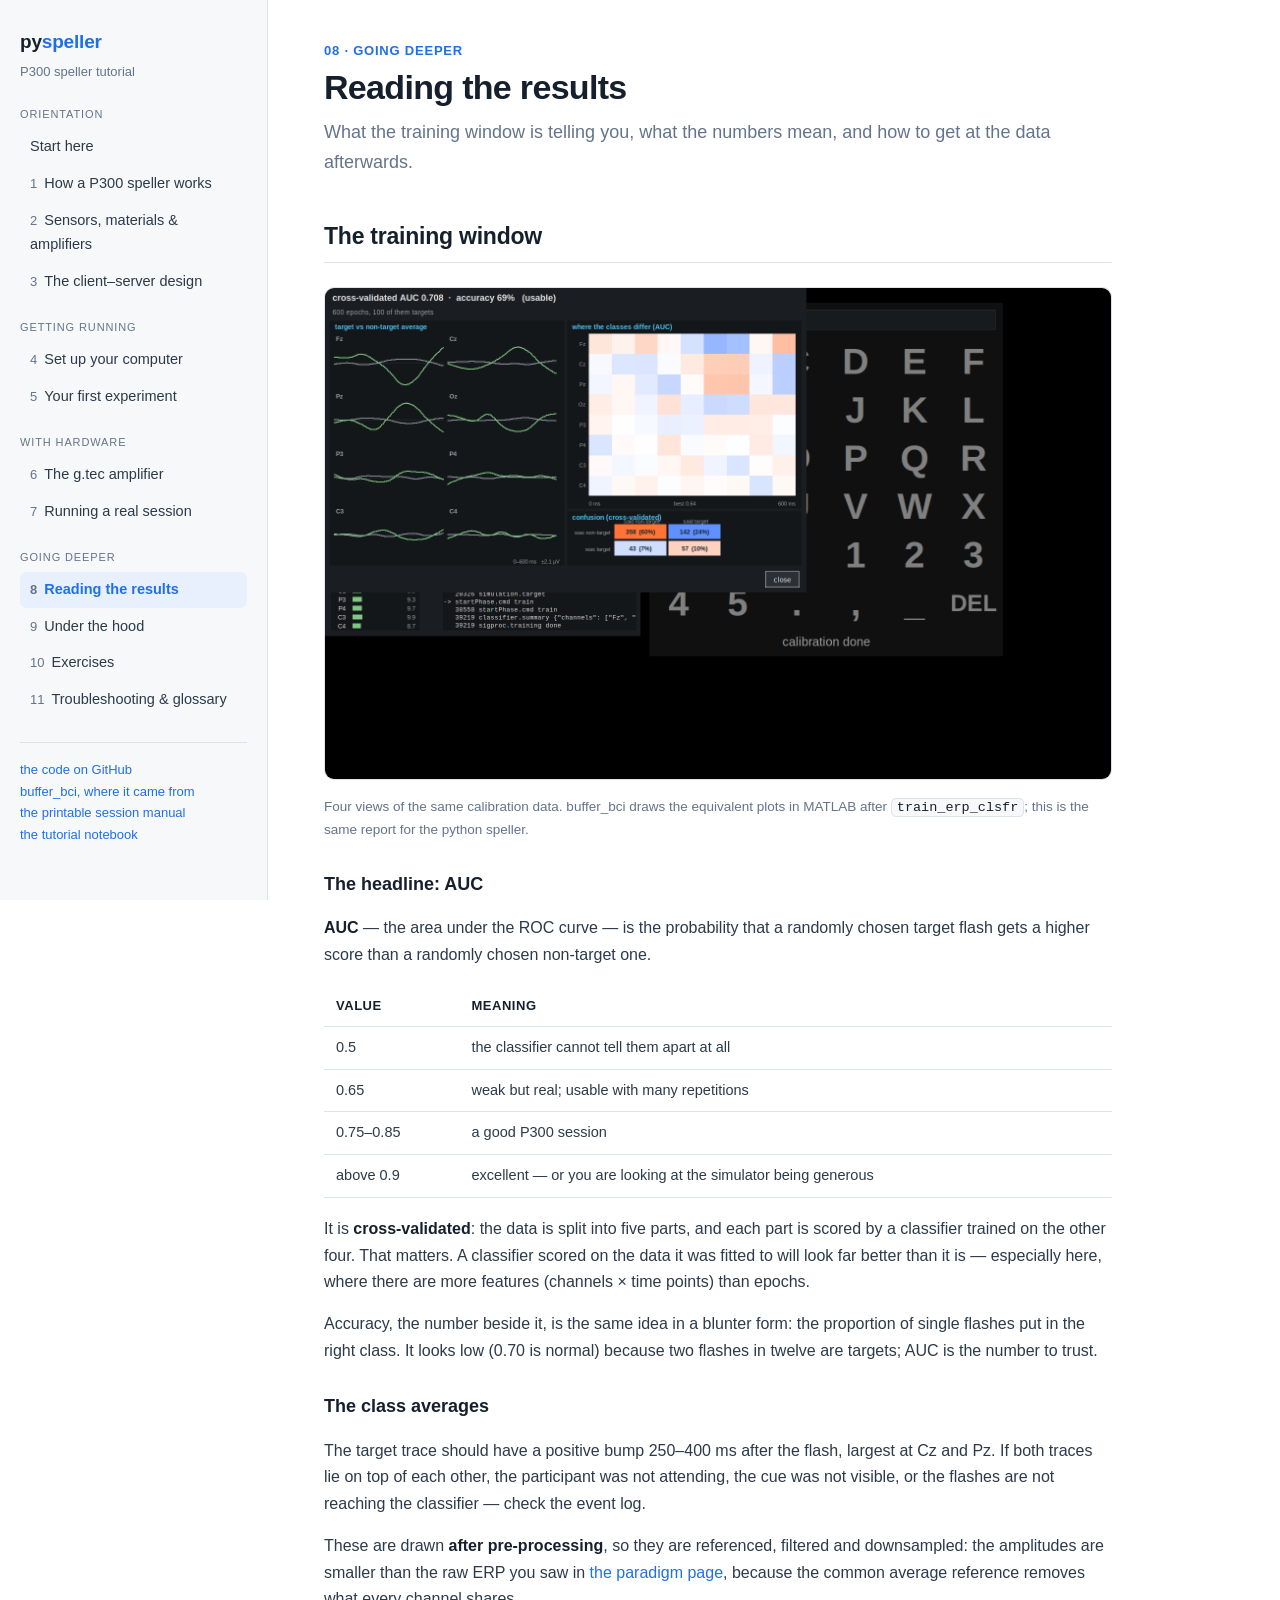
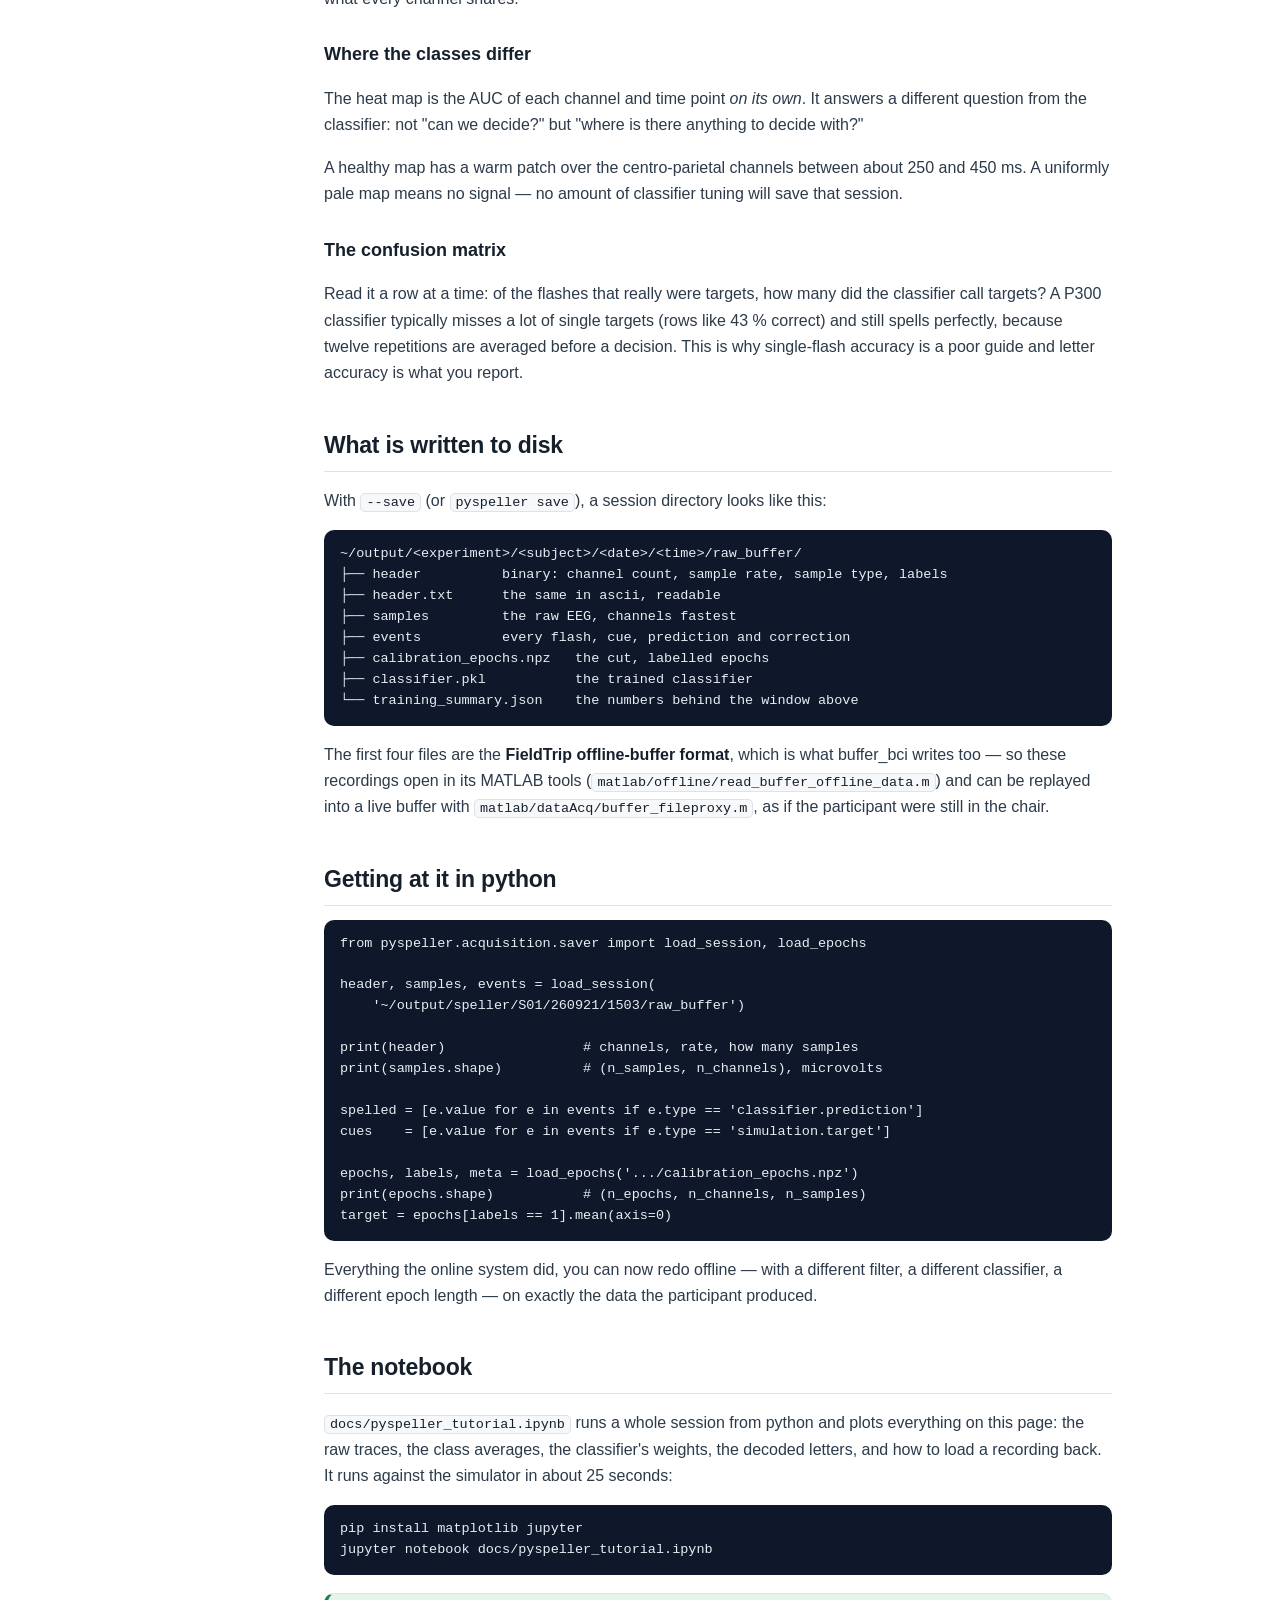
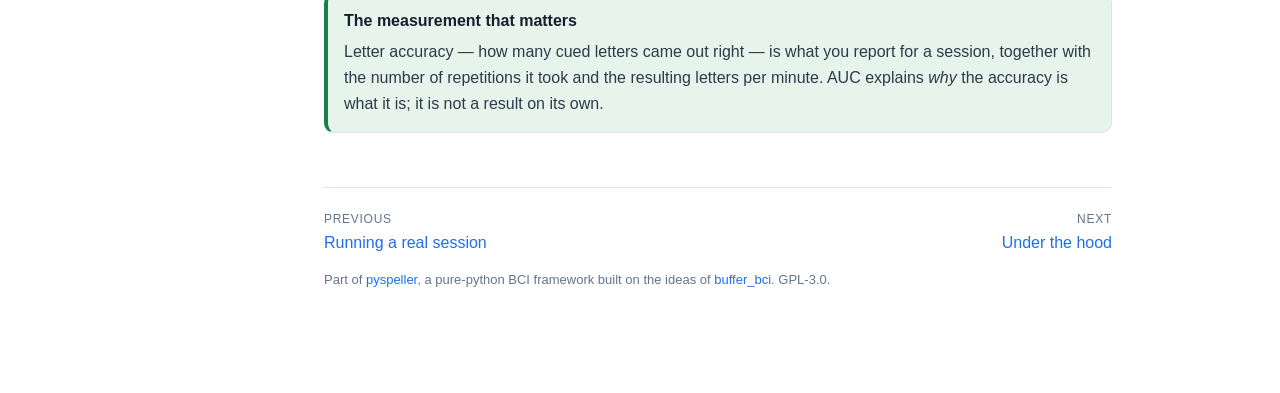
<file: docs/results.html>
<!DOCTYPE html>
<html lang="en">
<head>
<meta charset="utf-8">
<meta name="viewport" content="width=device-width, initial-scale=1">
<title>Reading the results · pyspeller</title>
<meta name="description" content="What the training window is telling you, what the numbers mean, and how to get at the data afterwards.">
<link rel="stylesheet" href="assets/css/site.css">
<link rel="icon" href="data:image/svg+xml,<svg xmlns='http://www.w3.org/2000/svg' viewBox='0 0 100 100'><text y='.9em' font-size='90'>🧠</text></svg>">
</head>
<body>
<div class="layout">
<aside class="sidebar">
  <a class="brand" href="index.html">py<span>speller</span></a>
  <div class="brand-sub">P300 speller tutorial</div>
  <details class="contents" open>
  <summary>Contents</summary>
  <div class="nav-group"><div class="nav-title">Orientation</div><nav>
  <a href="index.html">Start here</a>
  <a href="paradigm.html"><span class="num">1</span>How a P300 speller works</a>
  <a href="sensors.html"><span class="num">2</span>Sensors, materials & amplifiers</a>
  <a href="architecture.html"><span class="num">3</span>The client–server design</a>
  </nav></div>
  <div class="nav-group"><div class="nav-title">Getting running</div><nav>
  <a href="install.html"><span class="num">4</span>Set up your computer</a>
  <a href="first-run.html"><span class="num">5</span>Your first experiment</a>
  </nav></div>
  <div class="nav-group"><div class="nav-title">With hardware</div><nav>
  <a href="gtec.html"><span class="num">6</span>The g.tec amplifier</a>
  <a href="session.html"><span class="num">7</span>Running a real session</a>
  </nav></div>
  <div class="nav-group"><div class="nav-title">Going deeper</div><nav>
  <a href="results.html" class="current"><span class="num">8</span>Reading the results</a>
  <a href="code.html"><span class="num">9</span>Under the hood</a>
  <a href="exercises.html"><span class="num">10</span>Exercises</a>
  <a href="reference.html"><span class="num">11</span>Troubleshooting & glossary</a>
  </nav></div>
  <div class="sidebar-foot">
    <a href="https://github.com/berdakh/pyspeller">the code on GitHub</a><br>
    <a href="https://github.com/berdakh/buffer_bci">buffer_bci, where it came from</a><br>
    <a href="https://github.com/berdakh/pyspeller/blob/main/docs/MANUAL.md">the printable session manual</a><br>
    <a href="https://github.com/berdakh/pyspeller/blob/main/docs/pyspeller_tutorial.ipynb">the tutorial notebook</a>
  </div>
  </details>
</aside>
<main>
  <div class="page-kicker">08 · Going deeper</div>
  <h1>Reading the results</h1>
  <p class="lede">What the training window is telling you, what the numbers mean, and how to get at the data afterwards.</p>
  <h2 id="the-training-window">The training window</h2>
<figure>
<img class="shadow" src="assets/img/training-view.png" alt="Training result window with AUC headline, ERP panel, discriminability map and confusion matrix">
<figcaption>Four views of the same calibration data. buffer_bci draws the equivalent plots in MATLAB after <code>train_erp_clsfr</code>; this is the same report for the python speller.</figcaption>
</figure>

<h3 id="the-headline-auc">The headline: AUC</h3>
<p><strong>AUC</strong> — the area under the ROC curve — is the probability that a randomly
chosen target flash gets a higher score than a randomly chosen non-target one.</p>
<div class="table-wrap"><table>
<thead>
<tr>
<th>Value</th>
<th>Meaning</th>
</tr>
</thead>
<tbody>
<tr>
<td>0.5</td>
<td>the classifier cannot tell them apart at all</td>
</tr>
<tr>
<td>0.65</td>
<td>weak but real; usable with many repetitions</td>
</tr>
<tr>
<td>0.75–0.85</td>
<td>a good P300 session</td>
</tr>
<tr>
<td>above 0.9</td>
<td>excellent — or you are looking at the simulator being generous</td>
</tr>
</tbody>
</table></div>
<p>It is <strong>cross-validated</strong>: the data is split into five parts, and each part is
scored by a classifier trained on the other four. That matters. A classifier
scored on the data it was fitted to will look far better than it is —
especially here, where there are more features (channels × time points) than
epochs.</p>
<p>Accuracy, the number beside it, is the same idea in a blunter form: the
proportion of single flashes put in the right class. It looks low (0.70 is
normal) because two flashes in twelve are targets; AUC is the number to trust.</p>
<h3 id="the-class-averages">The class averages</h3>
<p>The target trace should have a positive bump 250–400 ms after the flash, largest
at Cz and Pz. If both traces lie on top of each other, the participant was not
attending, the cue was not visible, or the flashes are not reaching the
classifier — check the event log.</p>
<p>These are drawn <strong>after pre-processing</strong>, so they are referenced, filtered and
downsampled: the amplitudes are smaller than the raw ERP you saw in
<a href="paradigm.html">the paradigm page</a>, because the common average reference removes
what every channel shares.</p>
<h3 id="where-the-classes-differ">Where the classes differ</h3>
<p>The heat map is the AUC of each channel and time point <em>on its own</em>. It answers
a different question from the classifier: not "can we decide?" but "where is
there anything to decide with?"</p>
<p>A healthy map has a warm patch over the centro-parietal channels between about
250 and 450 ms. A uniformly pale map means no signal — no amount of classifier
tuning will save that session.</p>
<h3 id="the-confusion-matrix">The confusion matrix</h3>
<p>Read it a row at a time: of the flashes that really were targets, how many did
the classifier call targets? A P300 classifier typically misses a lot of single
targets (rows like 43 % correct) and still spells perfectly, because twelve
repetitions are averaged before a decision. This is why single-flash accuracy is
a poor guide and letter accuracy is what you report.</p>
<h2 id="what-is-written-to-disk">What is written to disk</h2>
<p>With <code>--save</code> (or <code>pyspeller save</code>), a session directory looks like this:</p>
<pre><code>~/output/&lt;experiment&gt;/&lt;subject&gt;/&lt;date&gt;/&lt;time&gt;/raw_buffer/
├── header          binary: channel count, sample rate, sample type, labels
├── header.txt      the same in ascii, readable
├── samples         the raw EEG, channels fastest
├── events          every flash, cue, prediction and correction
├── calibration_epochs.npz   the cut, labelled epochs
├── classifier.pkl           the trained classifier
└── training_summary.json    the numbers behind the window above
</code></pre>
<p>The first four files are the <strong>FieldTrip offline-buffer format</strong>, which is what
buffer_bci writes too — so these recordings open in its MATLAB tools
(<code>matlab/offline/read_buffer_offline_data.m</code>) and can be replayed into a live
buffer with <code>matlab/dataAcq/buffer_fileproxy.m</code>, as if the participant were
still in the chair.</p>
<h2 id="getting-at-it-in-python">Getting at it in python</h2>
<pre><code>from pyspeller.acquisition.saver import load_session, load_epochs

header, samples, events = load_session(
    '~/output/speller/S01/260921/1503/raw_buffer')

print(header)                 # channels, rate, how many samples
print(samples.shape)          # (n_samples, n_channels), microvolts

spelled = [e.value for e in events if e.type == 'classifier.prediction']
cues    = [e.value for e in events if e.type == 'simulation.target']

epochs, labels, meta = load_epochs('.../calibration_epochs.npz')
print(epochs.shape)           # (n_epochs, n_channels, n_samples)
target = epochs[labels == 1].mean(axis=0)
</code></pre>
<p>Everything the online system did, you can now redo offline — with a different
filter, a different classifier, a different epoch length — on exactly the data
the participant produced.</p>
<h2 id="the-notebook">The notebook</h2>
<p><a href="https://github.com/berdakh/pyspeller/blob/main/docs/pyspeller_tutorial.ipynb"><code>docs/pyspeller_tutorial.ipynb</code></a>
runs a whole session from python and plots everything on this page: the raw
traces, the class averages, the classifier's weights, the decoded letters, and
how to load a recording back. It runs against the simulator in about 25 seconds:</p>
<pre><code>pip install matplotlib jupyter
jupyter notebook docs/pyspeller_tutorial.ipynb
</code></pre>
<div class="do">
<span class="block-title">The measurement that matters</span>
Letter accuracy — how many cued letters came out right — is what you report for
a session, together with the number of repetitions it took and the resulting
letters per minute. AUC explains <em>why</em> the accuracy is what it is; it is
not a result on its own.
</div>
  <div class="pager"><a href="session.html"><span class="dir">previous</span>Running a real session</a>
<a class="next" href="code.html"><span class="dir">next</span>Under the hood</a></div>
  <p class="meta">Part of <a href="https://github.com/berdakh/pyspeller">pyspeller</a>,
  a pure-python BCI framework built on the ideas of
  <a href="https://github.com/berdakh/buffer_bci">buffer_bci</a>. GPL-3.0.</p>
</main>
</div>
<script>
  // on a phone the contents list starts folded; on a wide screen it stays open
  var contents = document.querySelector('.contents');
  if (contents && window.matchMedia('(max-width: 900px)').matches)
    contents.removeAttribute('open');
</script>
</body>
</html>
</file>
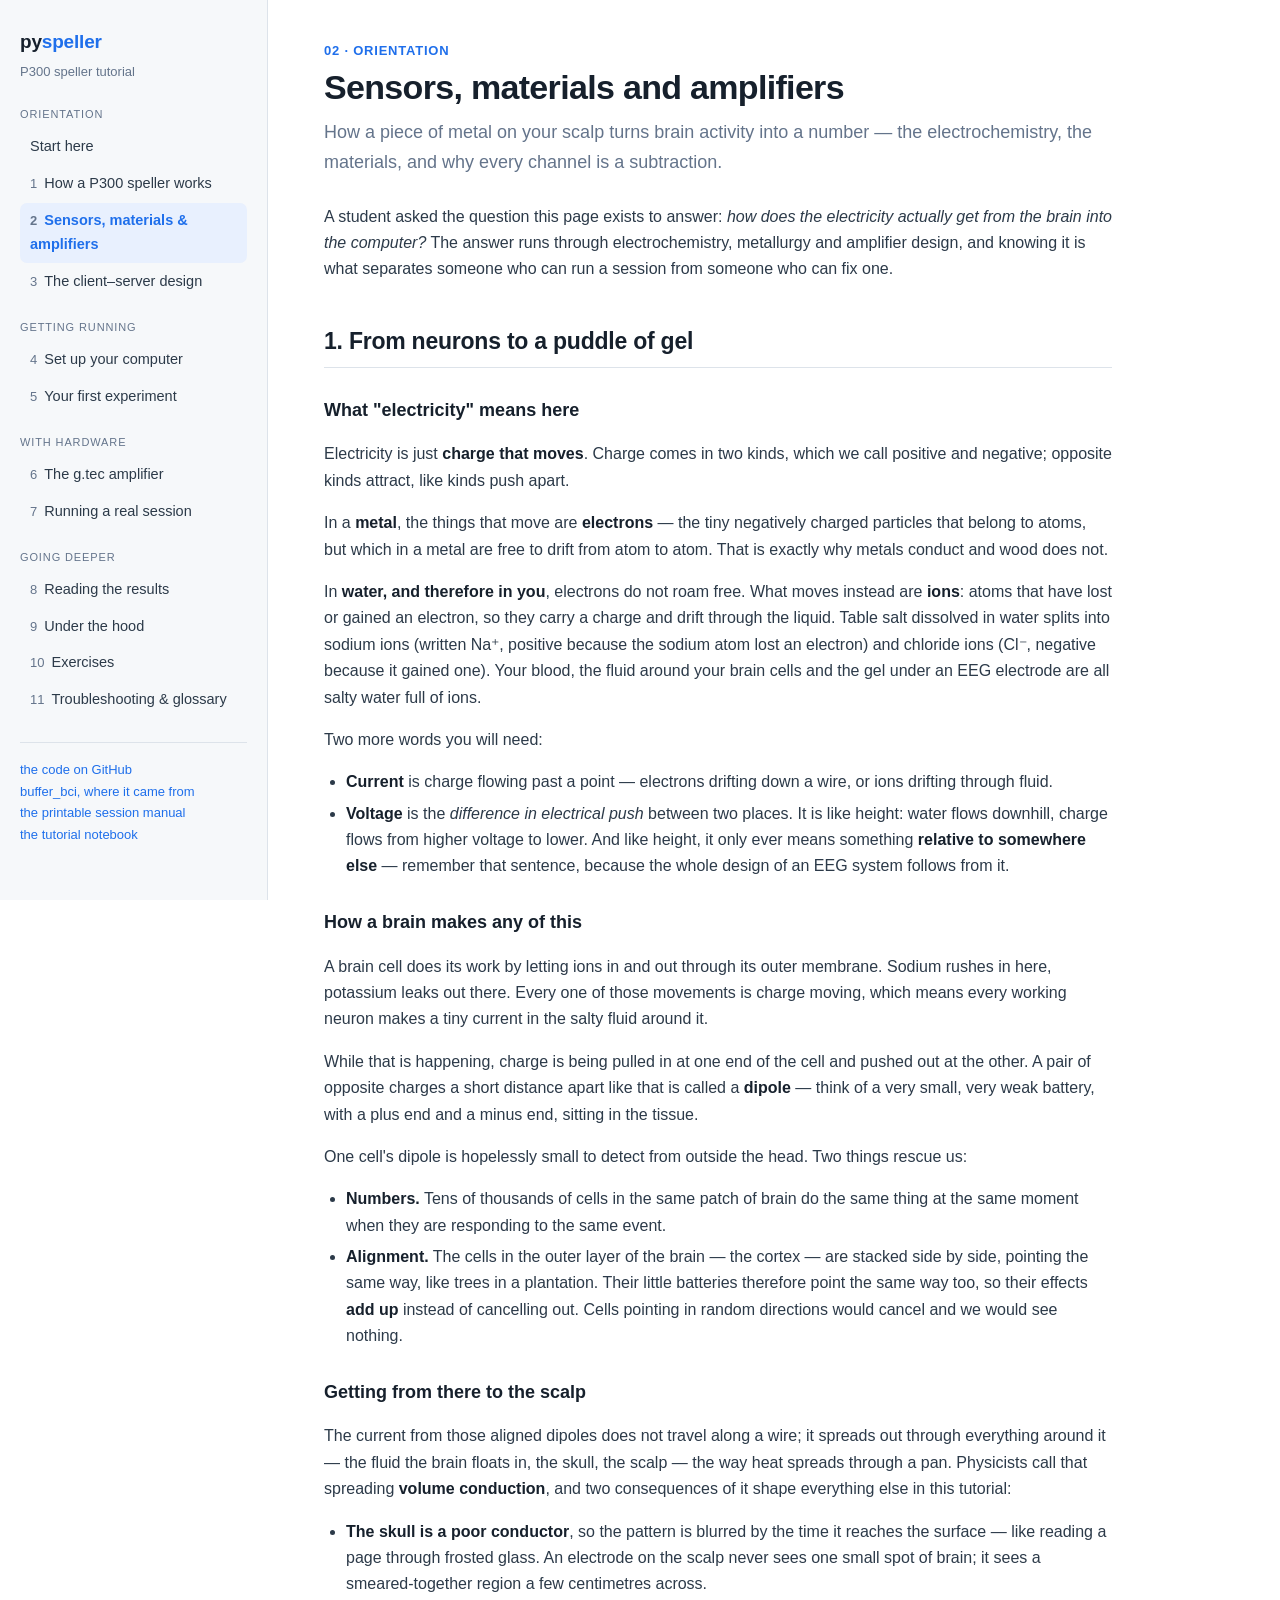
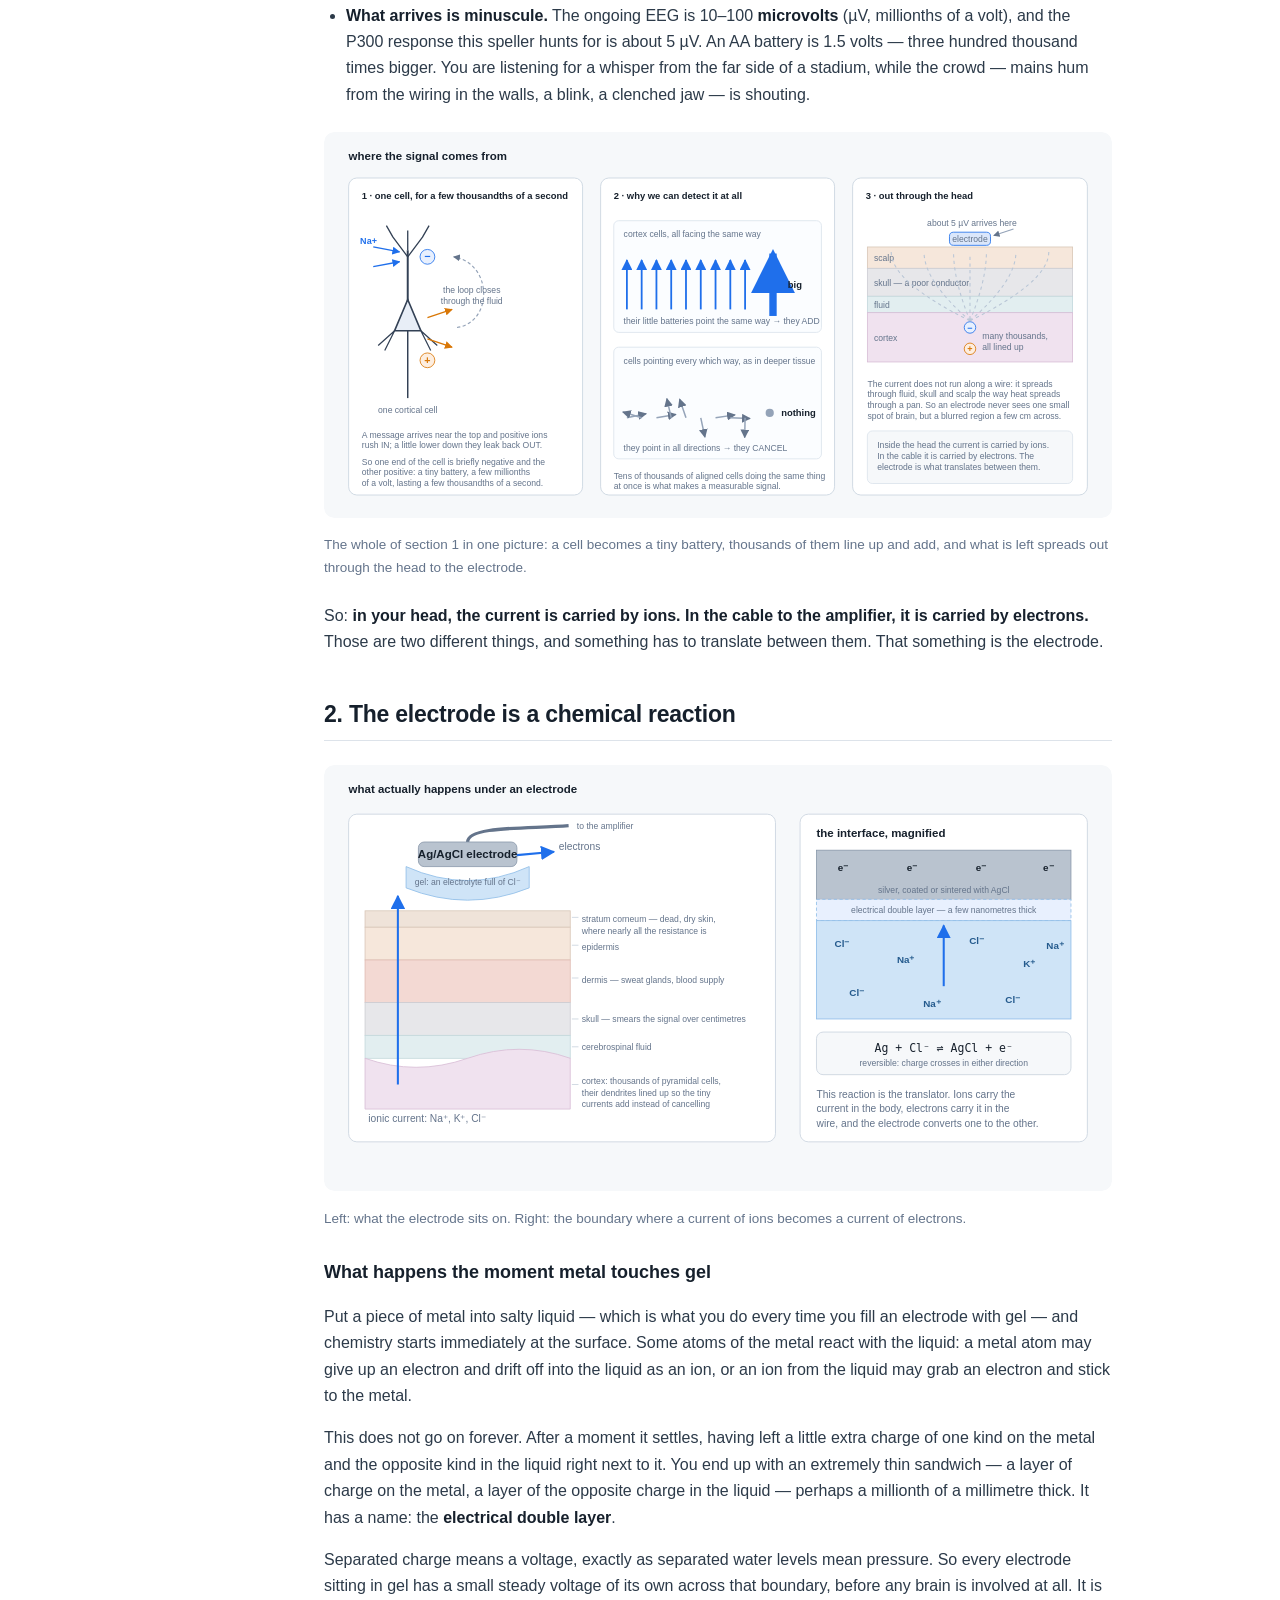
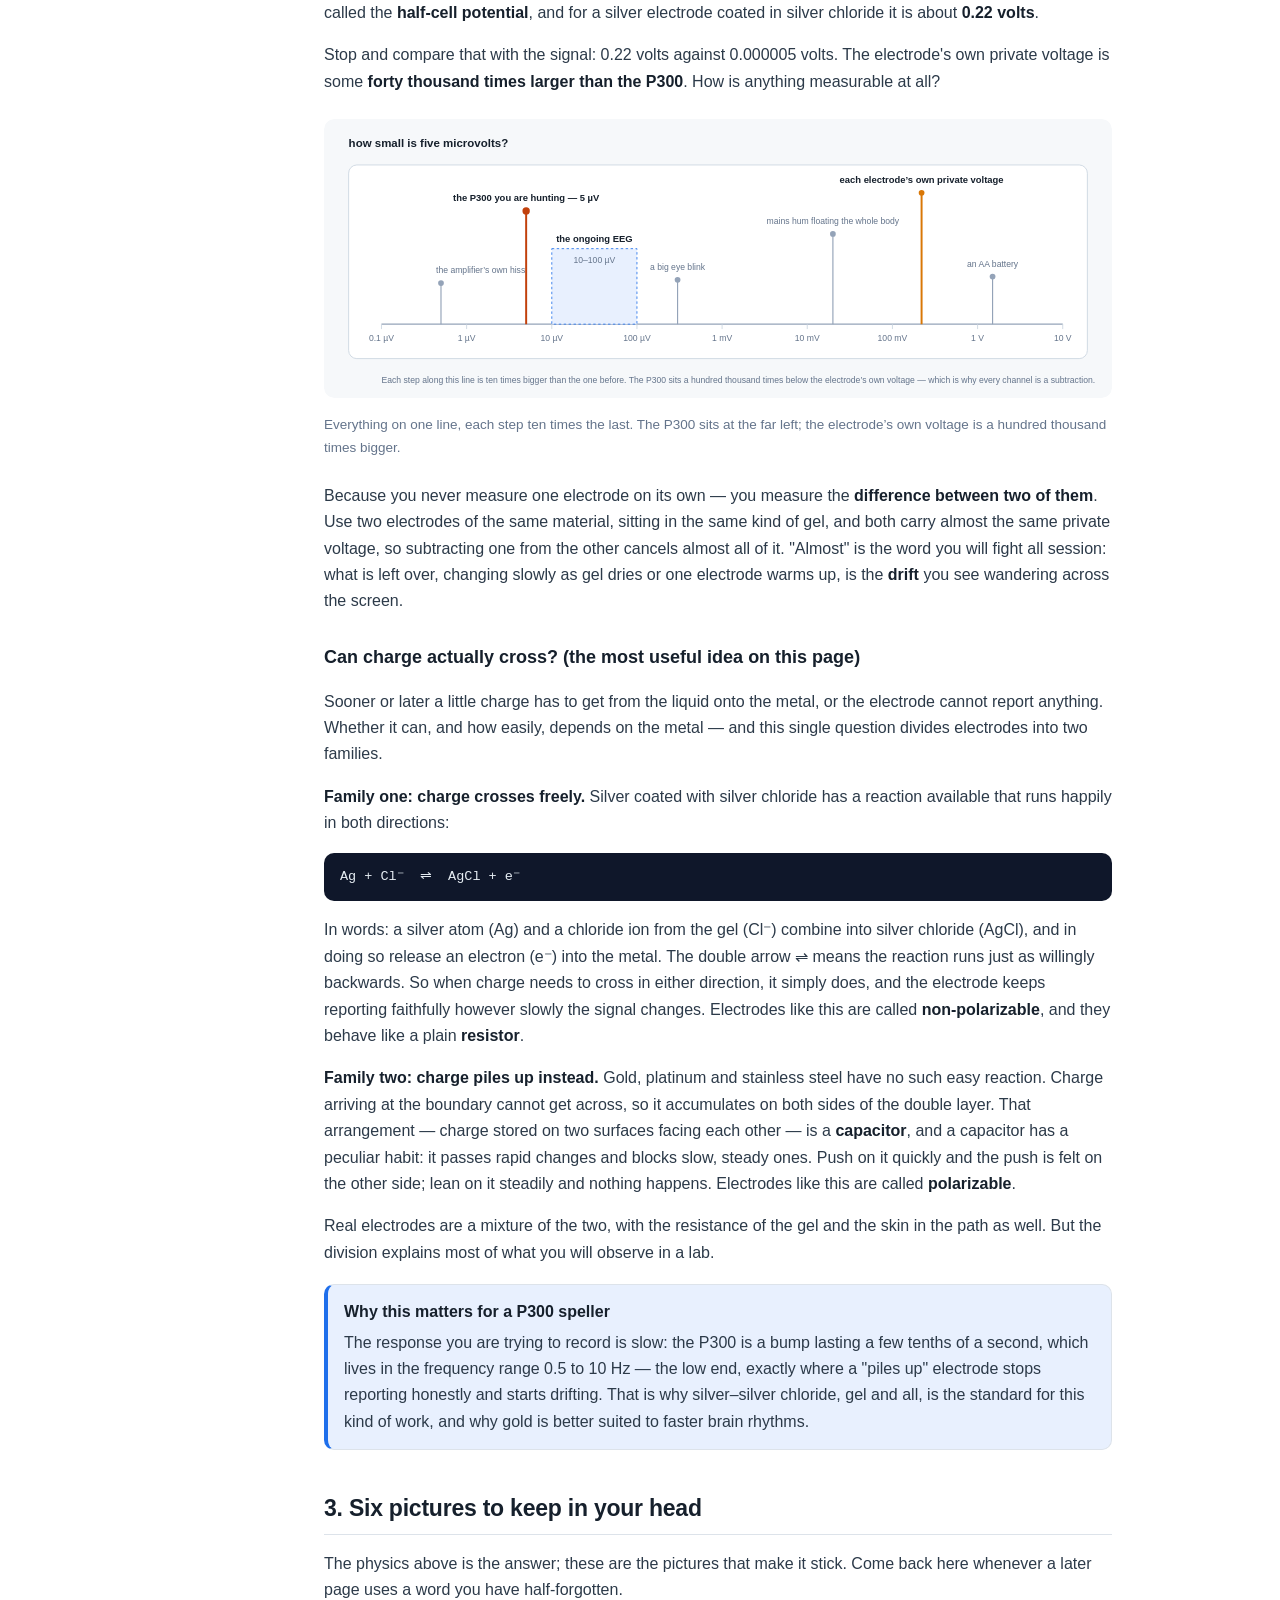
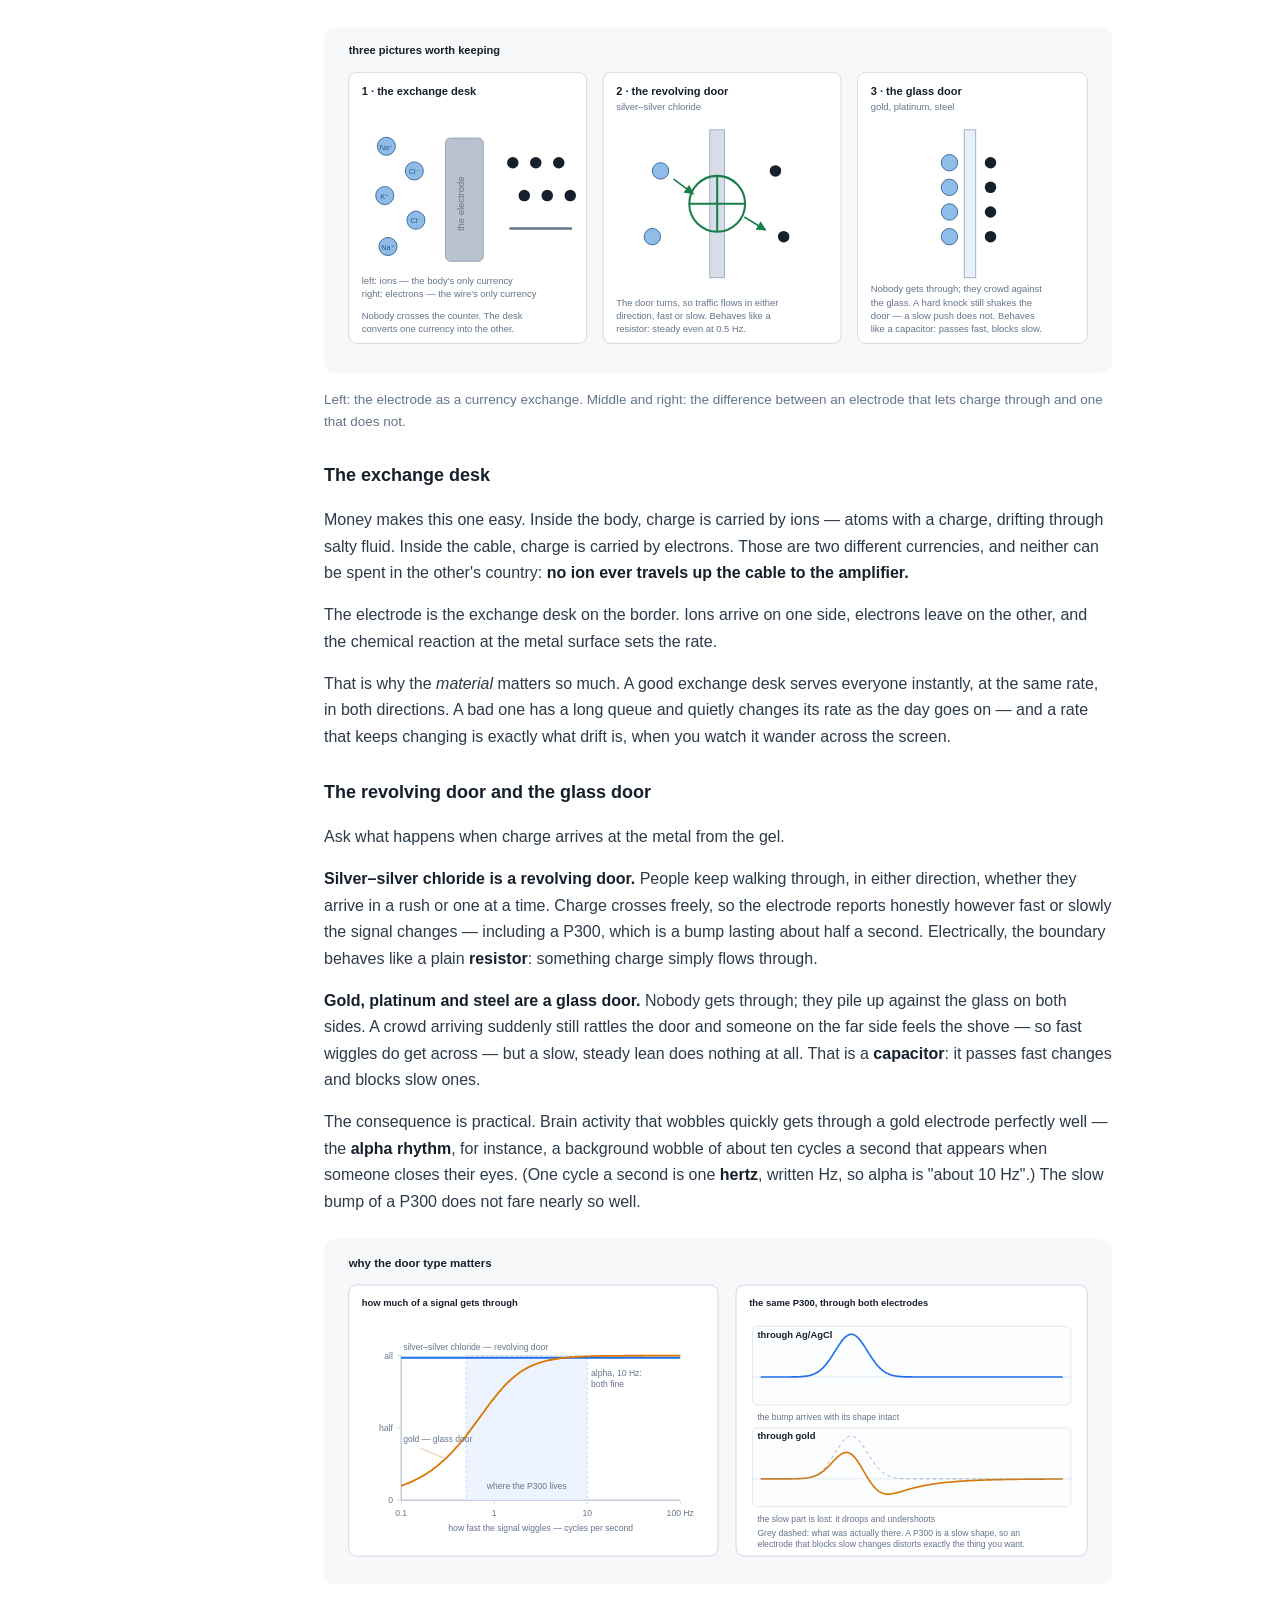
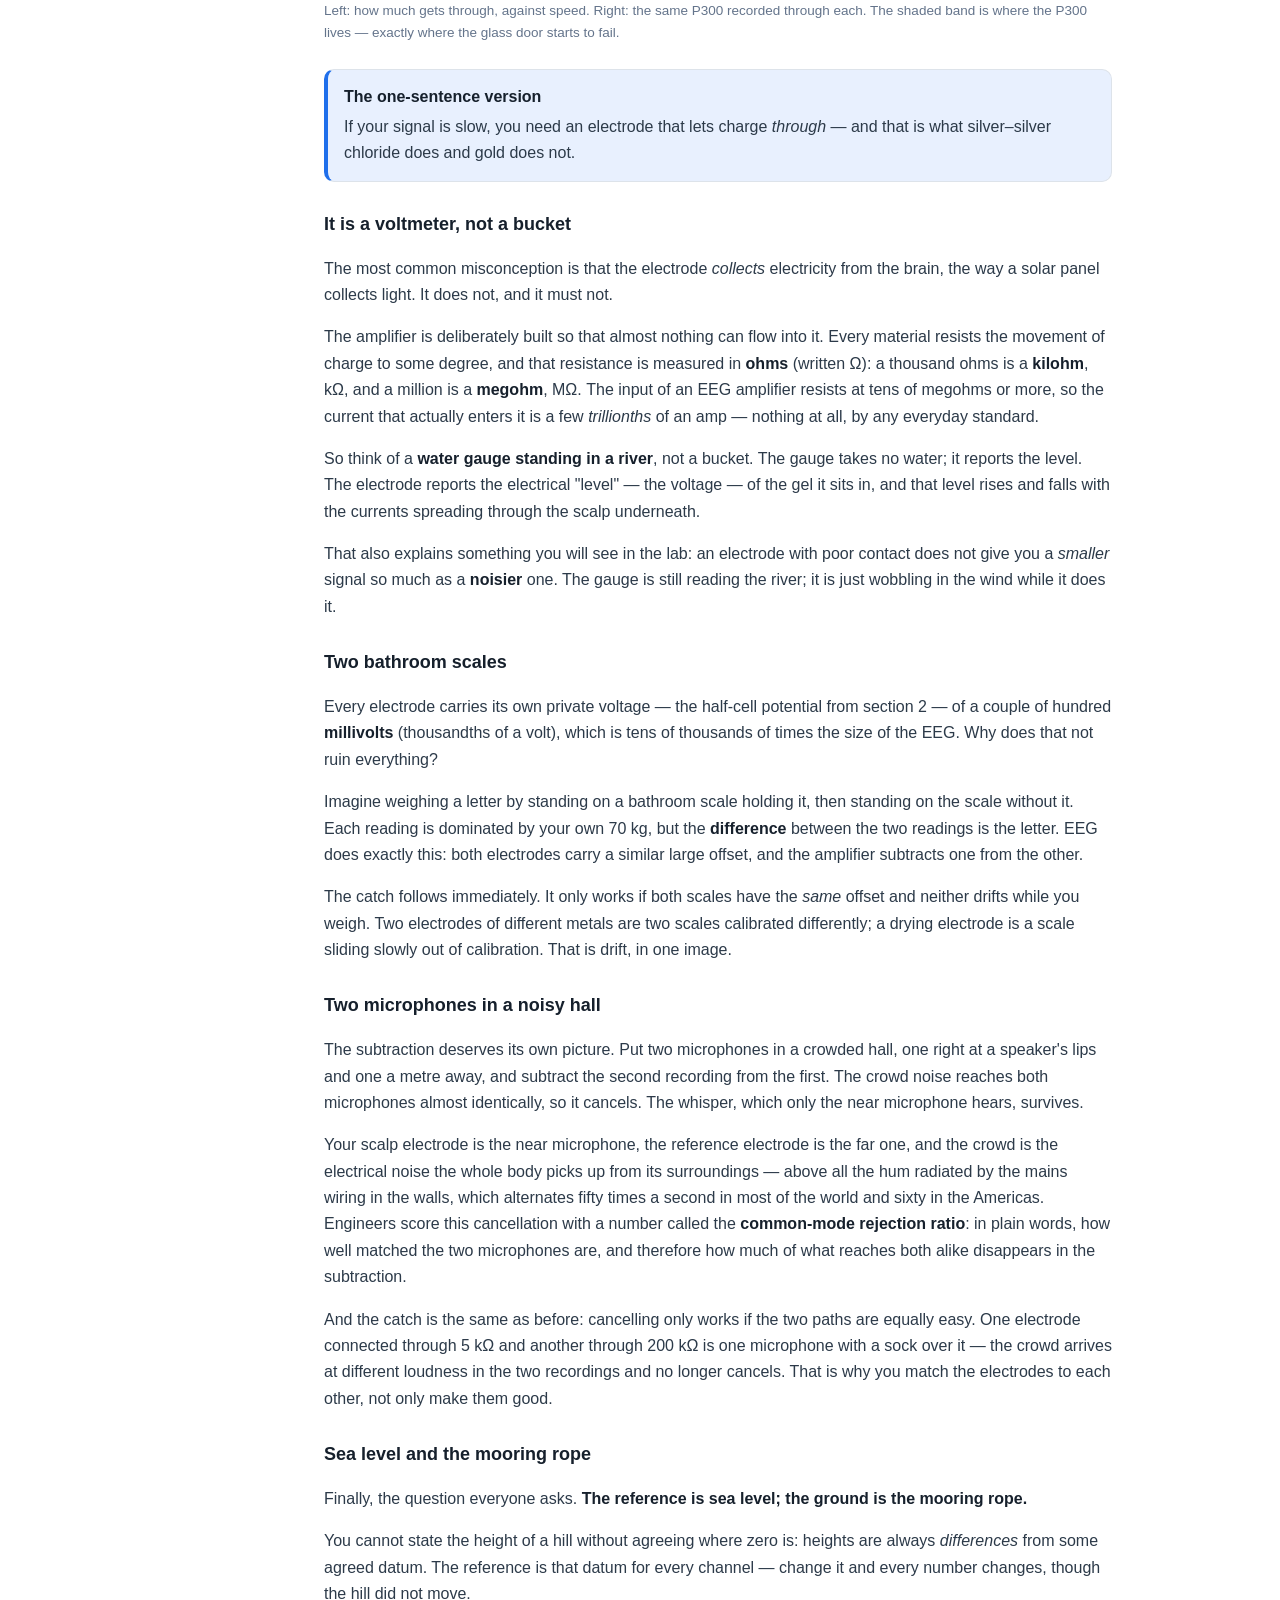
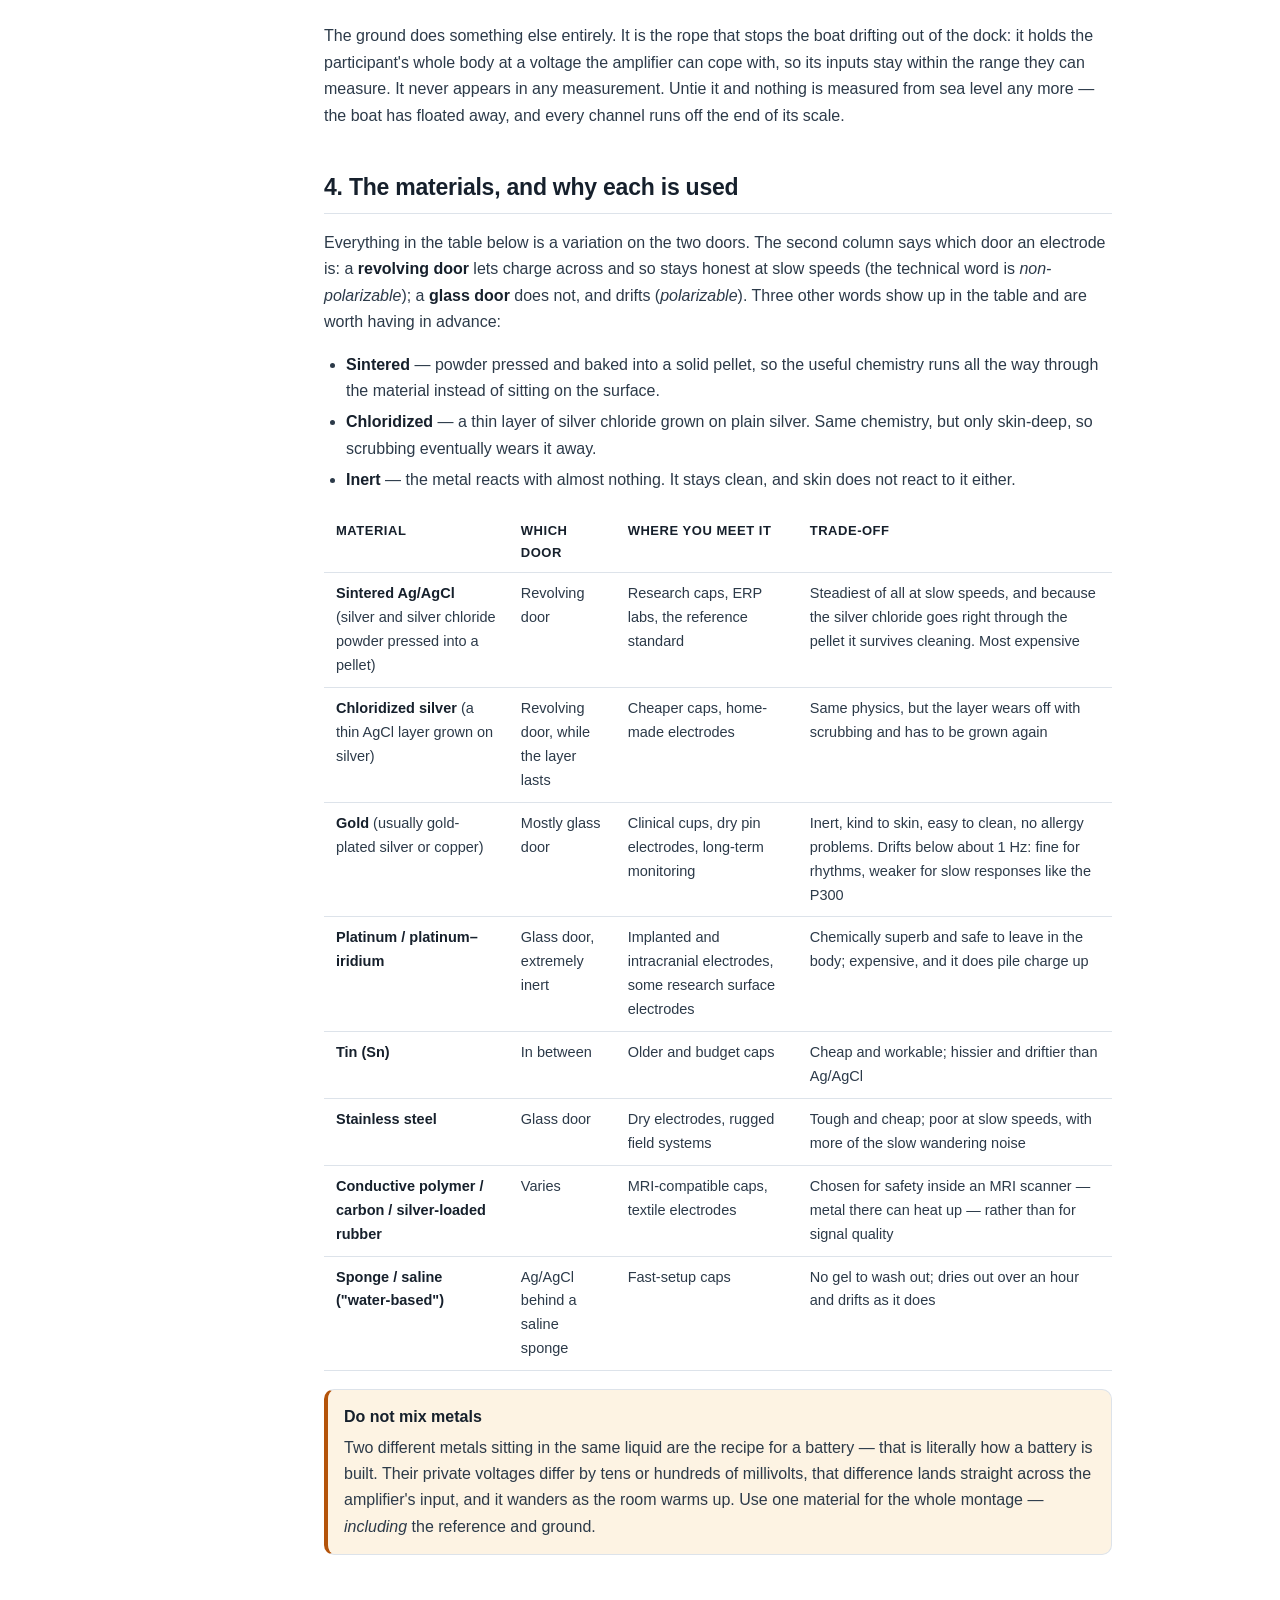
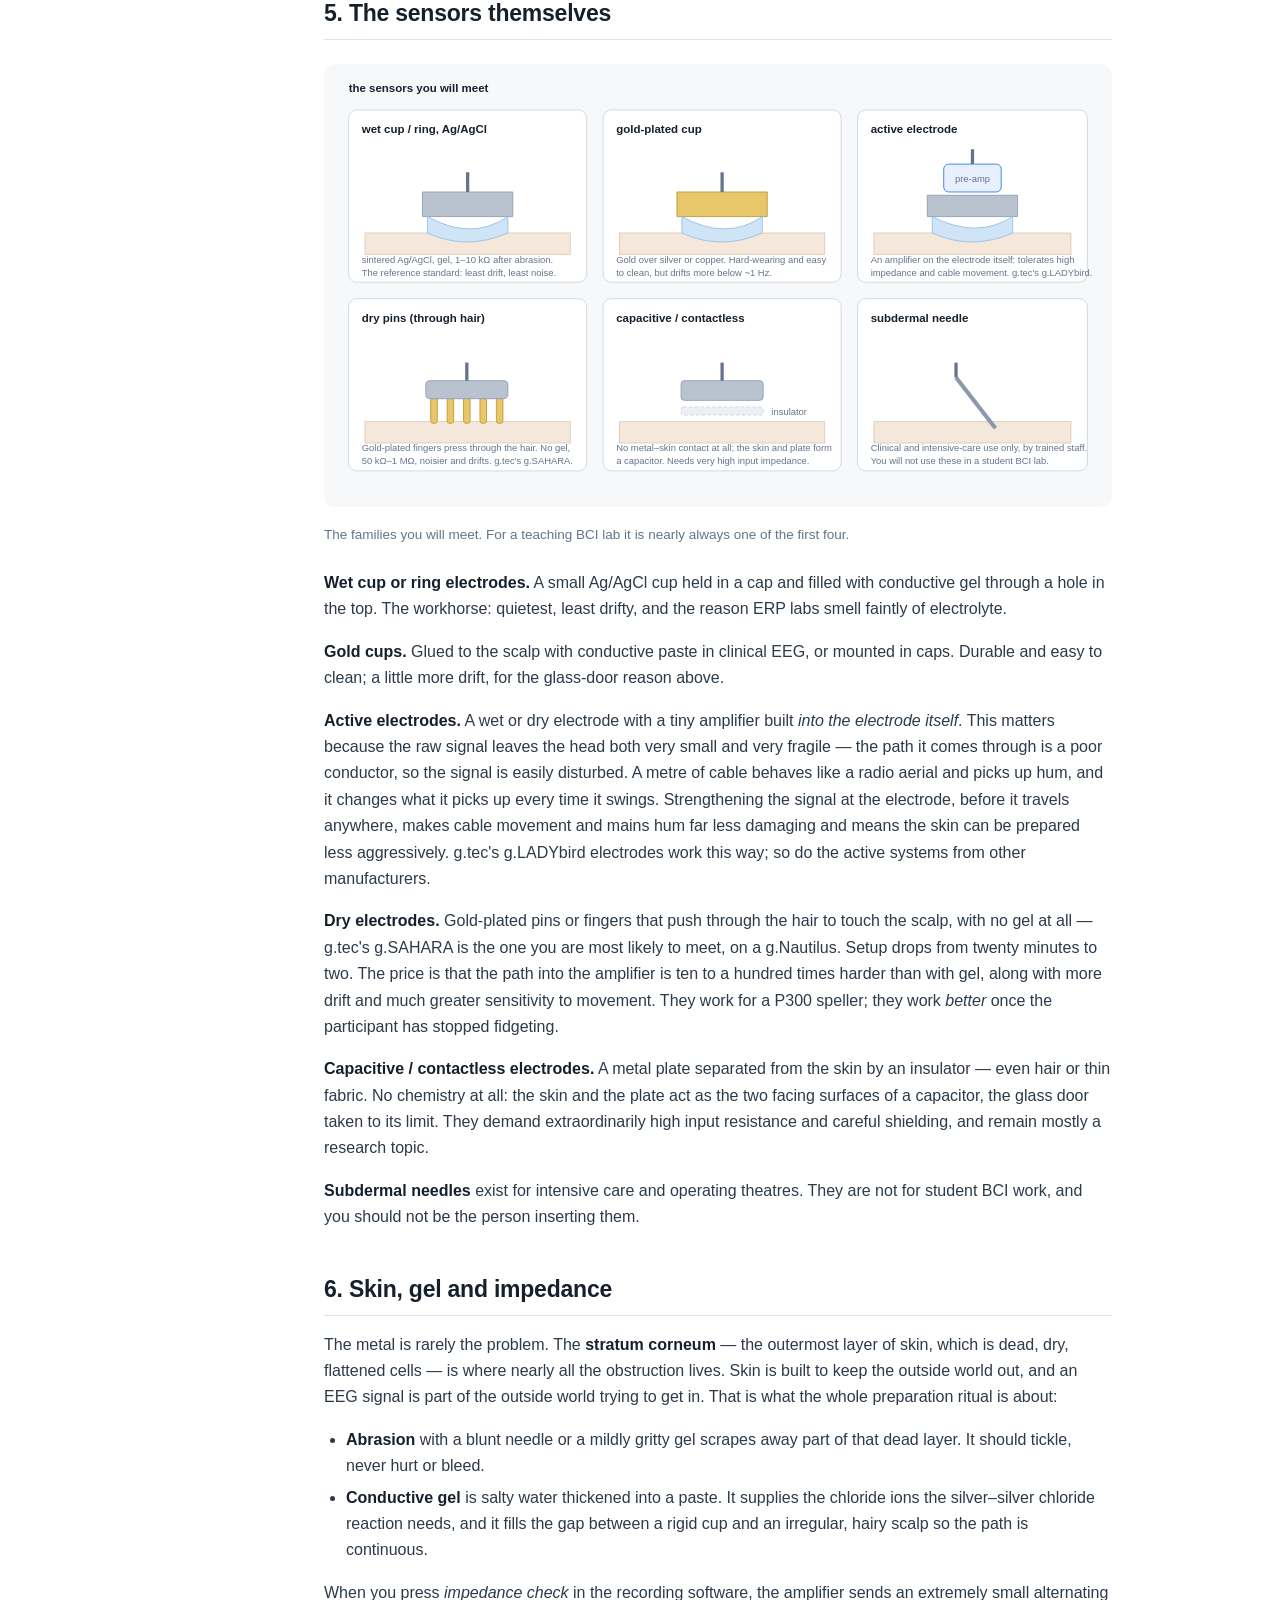
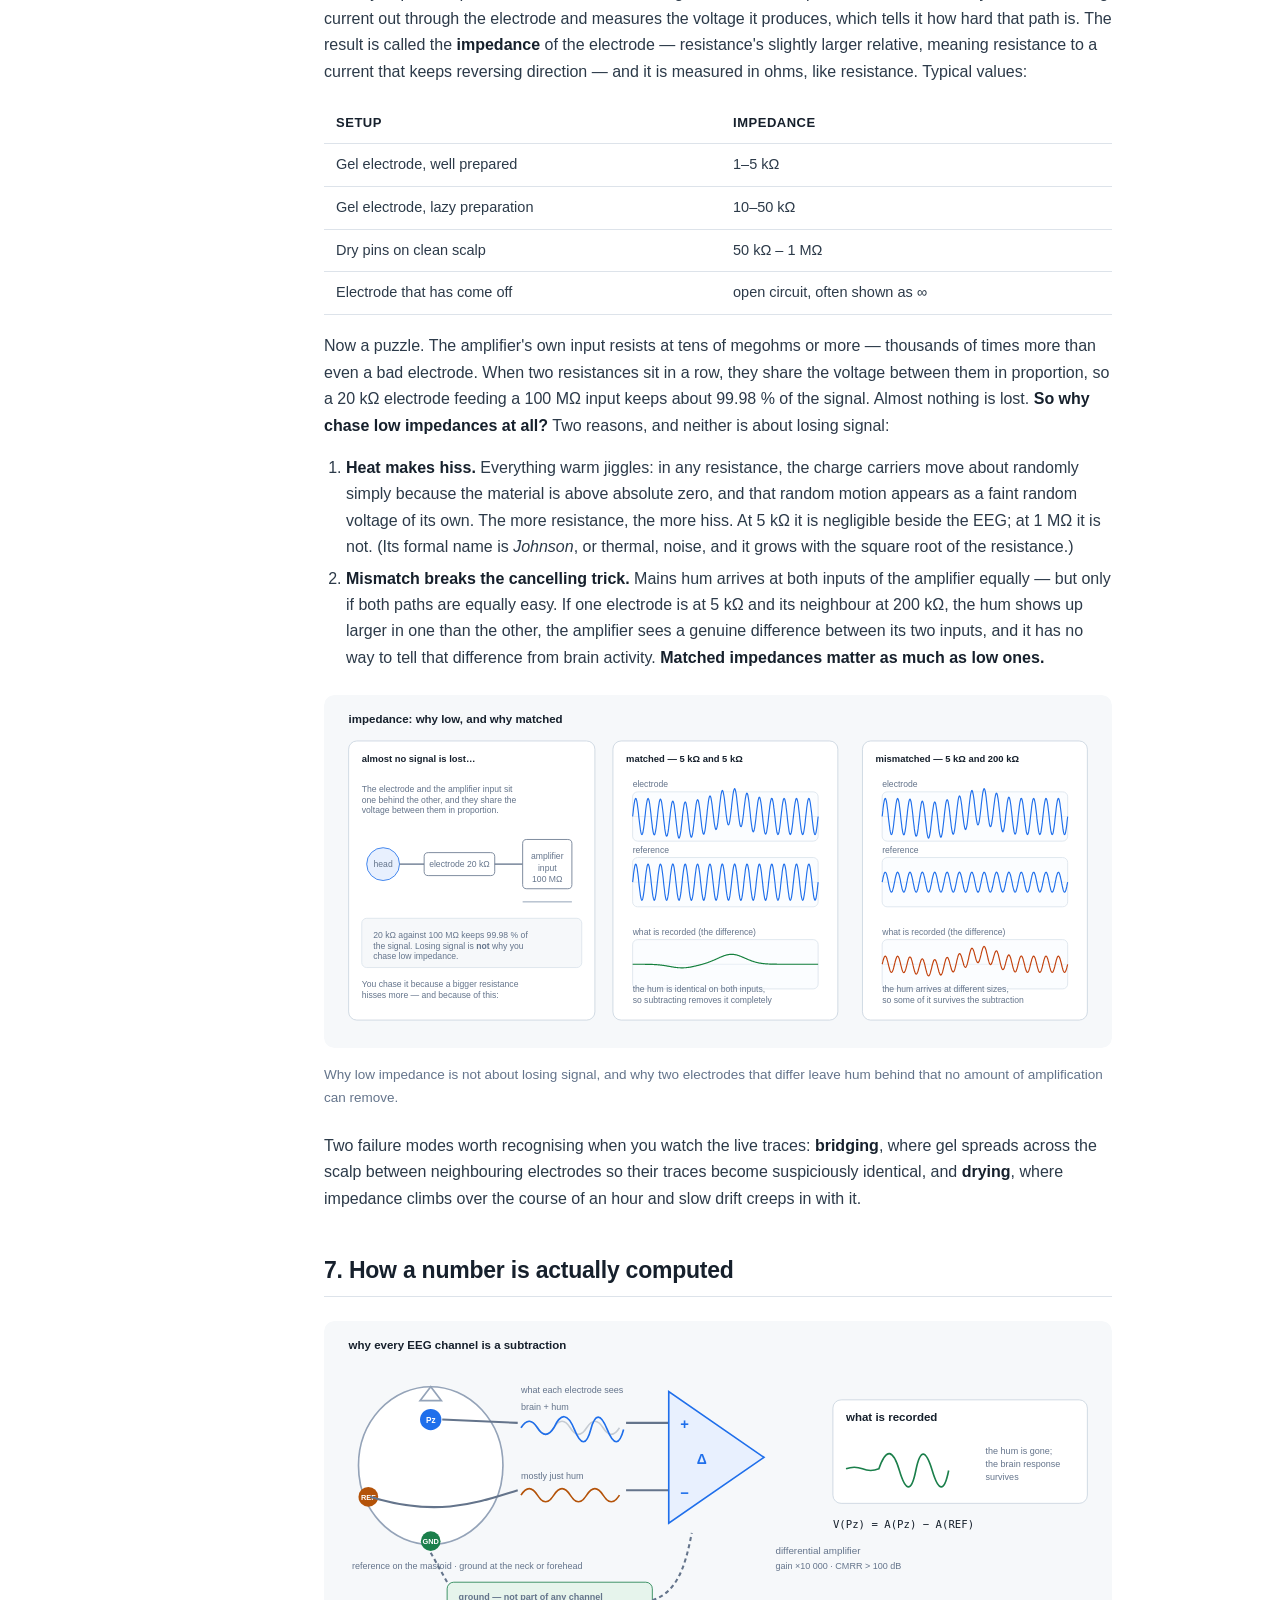
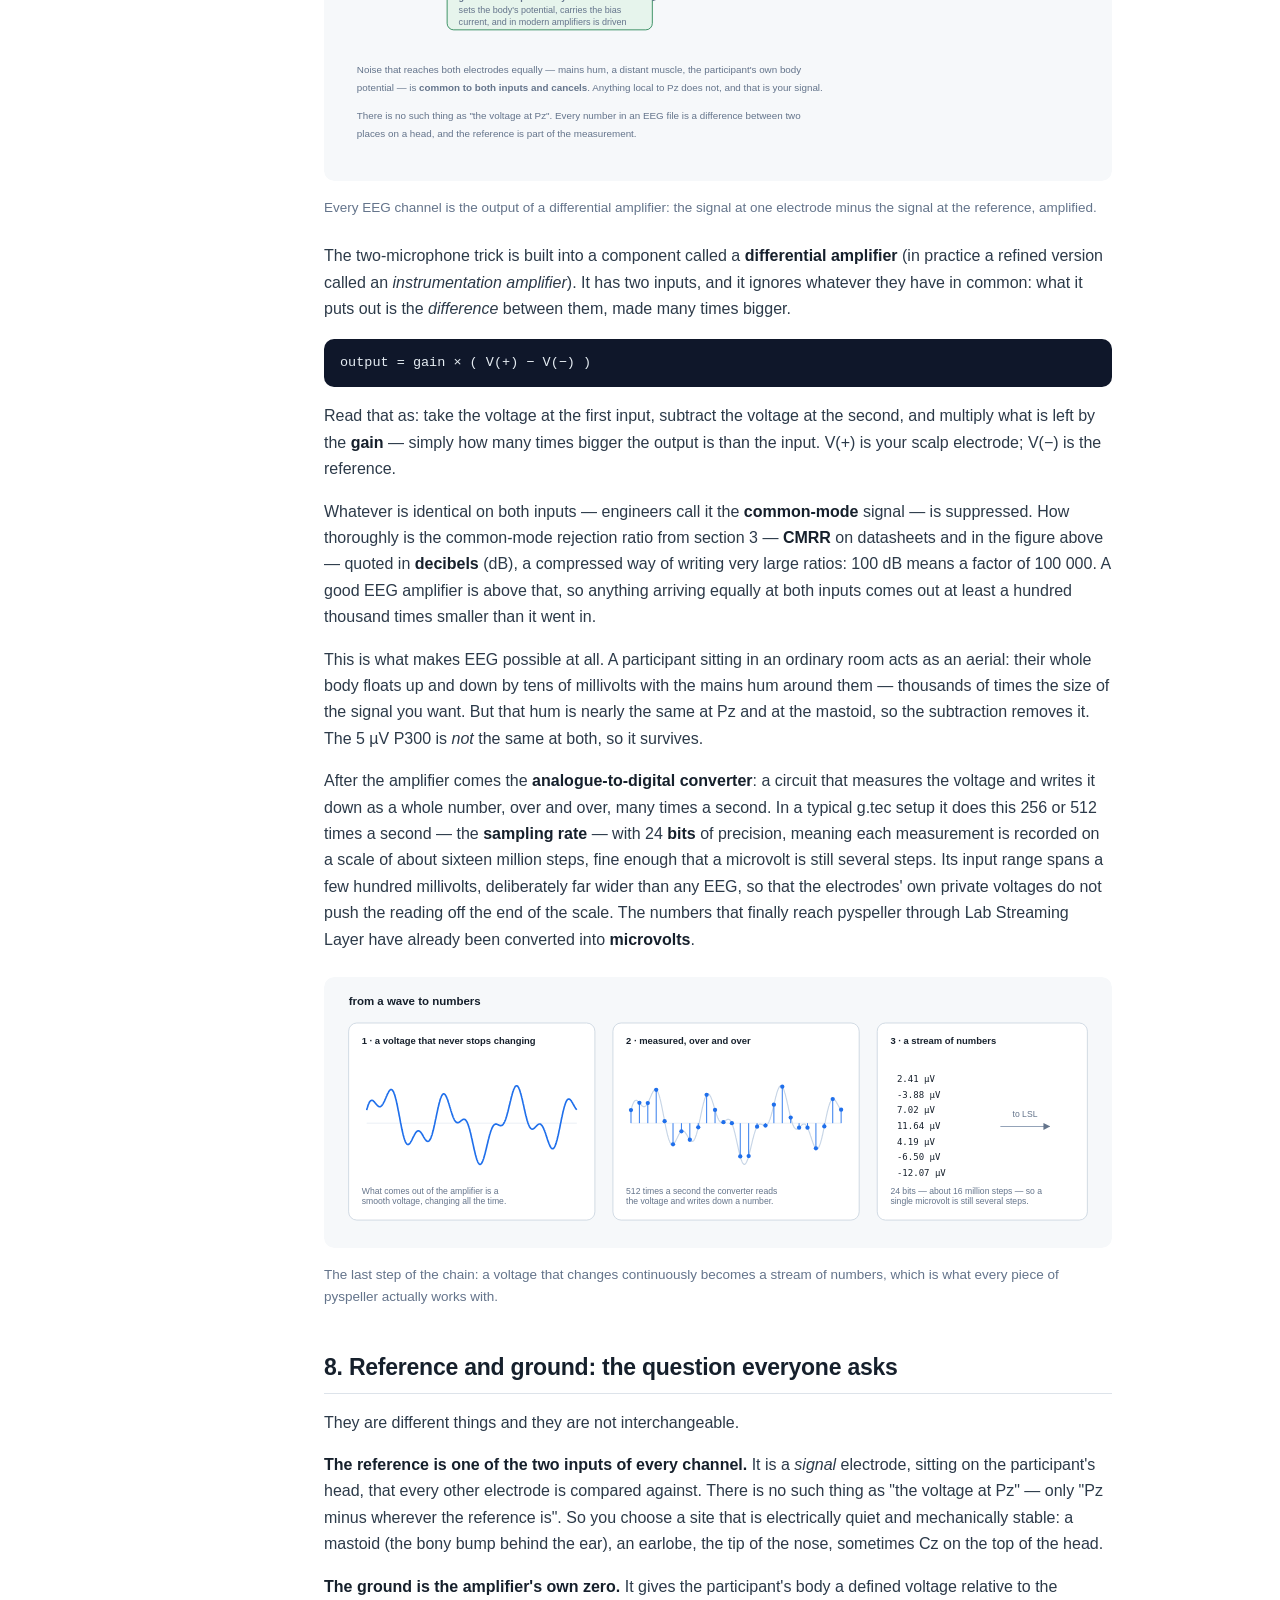
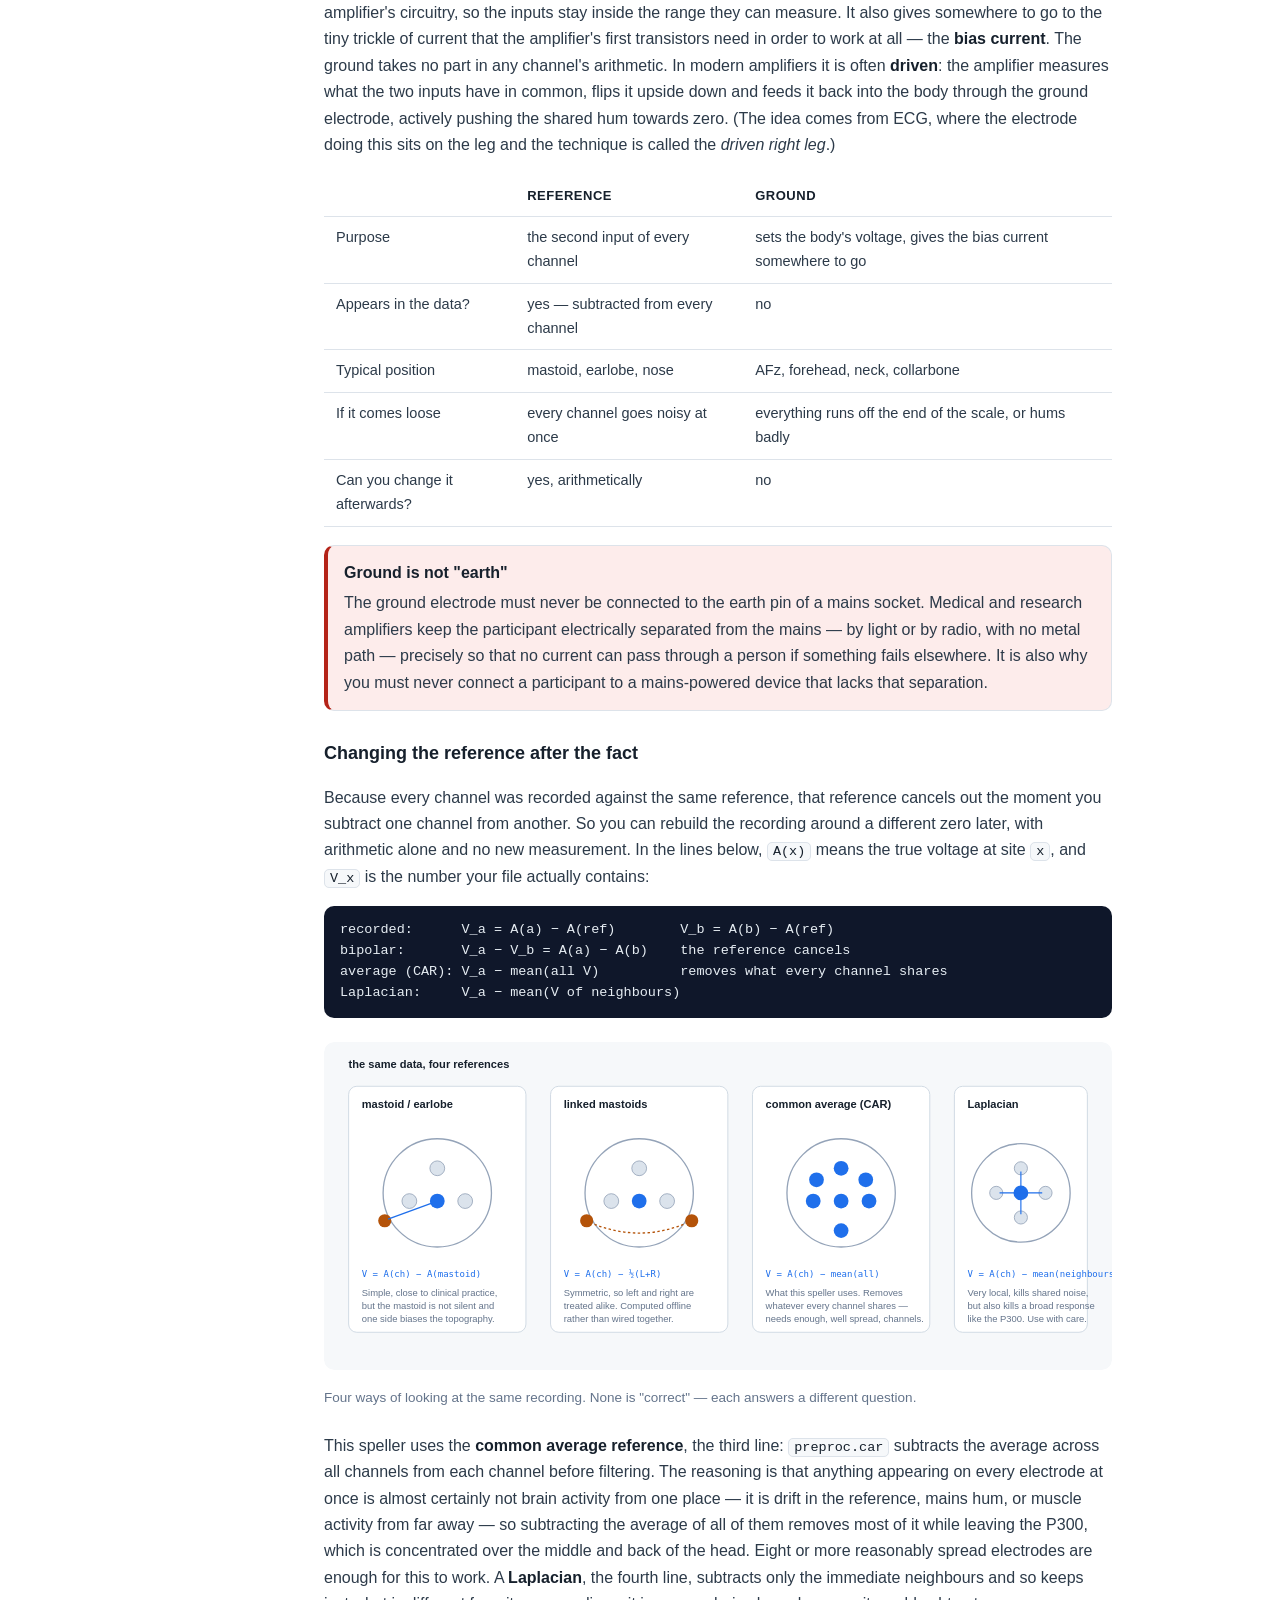
<file: docs/sensors.html>
<!DOCTYPE html>
<html lang="en">
<head>
<meta charset="utf-8">
<meta name="viewport" content="width=device-width, initial-scale=1">
<title>Sensors, materials and amplifiers · pyspeller</title>
<meta name="description" content="How a piece of metal on your scalp turns brain activity into a number — the electrochemistry, the materials, and why every channel is a subtraction.">
<link rel="stylesheet" href="assets/css/site.css">
<link rel="icon" href="data:image/svg+xml,<svg xmlns='http://www.w3.org/2000/svg' viewBox='0 0 100 100'><text y='.9em' font-size='90'>🧠</text></svg>">
</head>
<body>
<div class="layout">
<aside class="sidebar">
  <a class="brand" href="index.html">py<span>speller</span></a>
  <div class="brand-sub">P300 speller tutorial</div>
  <details class="contents" open>
  <summary>Contents</summary>
  <div class="nav-group"><div class="nav-title">Orientation</div><nav>
  <a href="index.html">Start here</a>
  <a href="paradigm.html"><span class="num">1</span>How a P300 speller works</a>
  <a href="sensors.html" class="current"><span class="num">2</span>Sensors, materials & amplifiers</a>
  <a href="architecture.html"><span class="num">3</span>The client–server design</a>
  </nav></div>
  <div class="nav-group"><div class="nav-title">Getting running</div><nav>
  <a href="install.html"><span class="num">4</span>Set up your computer</a>
  <a href="first-run.html"><span class="num">5</span>Your first experiment</a>
  </nav></div>
  <div class="nav-group"><div class="nav-title">With hardware</div><nav>
  <a href="gtec.html"><span class="num">6</span>The g.tec amplifier</a>
  <a href="session.html"><span class="num">7</span>Running a real session</a>
  </nav></div>
  <div class="nav-group"><div class="nav-title">Going deeper</div><nav>
  <a href="results.html"><span class="num">8</span>Reading the results</a>
  <a href="code.html"><span class="num">9</span>Under the hood</a>
  <a href="exercises.html"><span class="num">10</span>Exercises</a>
  <a href="reference.html"><span class="num">11</span>Troubleshooting & glossary</a>
  </nav></div>
  <div class="sidebar-foot">
    <a href="https://github.com/berdakh/pyspeller">the code on GitHub</a><br>
    <a href="https://github.com/berdakh/buffer_bci">buffer_bci, where it came from</a><br>
    <a href="https://github.com/berdakh/pyspeller/blob/main/docs/MANUAL.md">the printable session manual</a><br>
    <a href="https://github.com/berdakh/pyspeller/blob/main/docs/pyspeller_tutorial.ipynb">the tutorial notebook</a>
  </div>
  </details>
</aside>
<main>
  <div class="page-kicker">02 · Orientation</div>
  <h1>Sensors, materials and amplifiers</h1>
  <p class="lede">How a piece of metal on your scalp turns brain activity into a number — the electrochemistry, the materials, and why every channel is a subtraction.</p>
  <p>A student asked the question this page exists to answer: <em>how does the
electricity actually get from the brain into the computer?</em> The answer runs
through electrochemistry, metallurgy and amplifier design, and knowing it is
what separates someone who can run a session from someone who can fix one.</p>
<h2 id="1-from-neurons-to-a-puddle-of-gel">1. From neurons to a puddle of gel</h2>
<h3 id="what-electricity-means-here">What "electricity" means here</h3>
<p>Electricity is just <strong>charge that moves</strong>. Charge comes in two kinds, which we
call positive and negative; opposite kinds attract, like kinds push apart.</p>
<p>In a <strong>metal</strong>, the things that move are <strong>electrons</strong> — the tiny negatively
charged particles that belong to atoms, but which in a metal are free to drift
from atom to atom. That is exactly why metals conduct and wood does not.</p>
<p>In <strong>water, and therefore in you</strong>, electrons do not roam free. What moves
instead are <strong>ions</strong>: atoms that have lost or gained an electron, so they carry
a charge and drift through the liquid. Table salt dissolved in water splits into
sodium ions (written Na⁺, positive because the sodium atom lost an electron) and
chloride ions (Cl⁻, negative because it gained one). Your blood, the fluid
around your brain cells and the gel under an EEG electrode are all salty water
full of ions.</p>
<p>Two more words you will need:</p>
<ul>
<li><strong>Current</strong> is charge flowing past a point — electrons drifting down a wire,
  or ions drifting through fluid.</li>
<li><strong>Voltage</strong> is the <em>difference in electrical push</em> between two places. It is
  like height: water flows downhill, charge flows from higher voltage to lower.
  And like height, it only ever means something <strong>relative to somewhere else</strong> —
  remember that sentence, because the whole design of an EEG system follows
  from it.</li>
</ul>
<h3 id="how-a-brain-makes-any-of-this">How a brain makes any of this</h3>
<p>A brain cell does its work by letting ions in and out through its outer
membrane. Sodium rushes in here, potassium leaks out there. Every one of those
movements is charge moving, which means every working neuron makes a tiny
current in the salty fluid around it.</p>
<p>While that is happening, charge is being pulled in at one end of the cell and
pushed out at the other. A pair of opposite charges a short distance apart like
that is called a <strong>dipole</strong> — think of a very small, very weak battery, with a
plus end and a minus end, sitting in the tissue.</p>
<p>One cell's dipole is hopelessly small to detect from outside the head. Two
things rescue us:</p>
<ul>
<li><strong>Numbers.</strong> Tens of thousands of cells in the same patch of brain do the same
  thing at the same moment when they are responding to the same event.</li>
<li><strong>Alignment.</strong> The cells in the outer layer of the brain — the cortex — are
  stacked side by side, pointing the same way, like trees in a plantation. Their
  little batteries therefore point the same way too, so their effects <strong>add up</strong>
  instead of cancelling out. Cells pointing in random directions would cancel
  and we would see nothing.</li>
</ul>
<h3 id="getting-from-there-to-the-scalp">Getting from there to the scalp</h3>
<p>The current from those aligned dipoles does not travel along a wire; it spreads
out through everything around it — the fluid the brain floats in, the skull, the
scalp — the way heat spreads through a pan. Physicists call that spreading
<strong>volume conduction</strong>, and two consequences of it shape everything else in this
tutorial:</p>
<ul>
<li><strong>The skull is a poor conductor</strong>, so the pattern is blurred by the time it
  reaches the surface — like reading a page through frosted glass. An electrode
  on the scalp never sees one small spot of brain; it sees a smeared-together
  region a few centimetres across.</li>
<li><strong>What arrives is minuscule.</strong> The ongoing EEG is 10–100 <strong>microvolts</strong>
  (µV, millionths of a volt), and the P300 response this speller hunts for is
  about 5 µV. An AA battery is 1.5 volts — three hundred thousand times bigger.
  You are listening for a whisper from the far side of a stadium, while the
  crowd — mains hum from the wiring in the walls, a blink, a clenched jaw — is
  shouting.</li>
</ul>
<figure>
<img src="assets/img/dipole.svg" alt="Three panels: a single cortical neuron with ions flowing in at the top and out lower down forming a dipole, aligned cells adding up while randomly oriented ones cancel, and the field spreading through skull and scalp to an electrode">
<figcaption>The whole of section 1 in one picture: a cell becomes a tiny battery, thousands of them line up and add, and what is left spreads out through the head to the electrode.</figcaption>
</figure>

<p>So: <strong>in your head, the current is carried by ions. In the cable to the
amplifier, it is carried by electrons.</strong> Those are two different things, and
something has to translate between them. That something is the electrode.</p>
<h2 id="2-the-electrode-is-a-chemical-reaction">2. The electrode is a chemical reaction</h2>
<figure>
<img src="assets/img/electrode-interface.svg" alt="Cross-section of an electrode on the scalp with a magnified view of the electrical double layer and the silver–silver chloride reaction">
<figcaption>Left: what the electrode sits on. Right: the boundary where a current of ions becomes a current of electrons.</figcaption>
</figure>

<h3 id="what-happens-the-moment-metal-touches-gel">What happens the moment metal touches gel</h3>
<p>Put a piece of metal into salty liquid — which is what you do every time you
fill an electrode with gel — and chemistry starts immediately at the surface.
Some atoms of the metal react with the liquid: a metal atom may give up an
electron and drift off into the liquid as an ion, or an ion from the liquid may
grab an electron and stick to the metal.</p>
<p>This does not go on forever. After a moment it settles, having left a little
extra charge of one kind on the metal and the opposite kind in the liquid right
next to it. You end up with an extremely thin sandwich — a layer of charge on
the metal, a layer of the opposite charge in the liquid — perhaps a millionth of
a millimetre thick. It has a name: the <strong>electrical double layer</strong>.</p>
<p>Separated charge means a voltage, exactly as separated water levels mean
pressure. So every electrode sitting in gel has a small steady voltage of its
own across that boundary, before any brain is involved at all. It is called the
<strong>half-cell potential</strong>, and for a silver electrode coated in silver chloride it
is about <strong>0.22 volts</strong>.</p>
<p>Stop and compare that with the signal: 0.22 volts against 0.000005 volts. The
electrode's own private voltage is some <strong>forty thousand times larger than the
P300</strong>. How is anything measurable at all?</p>
<figure>
<img src="assets/img/scale-ladder.svg" alt="A logarithmic scale from 0.1 microvolts to 10 volts marking amplifier noise, the P300, ongoing EEG, an eye blink, mains hum, the electrode half-cell potential and an AA battery">
<figcaption>Everything on one line, each step ten times the last. The P300 sits at the far left; the electrode&#8217;s own voltage is a hundred thousand times bigger.</figcaption>
</figure>

<p>Because you never measure one electrode on its own — you measure the
<strong>difference between two of them</strong>. Use two electrodes of the same material,
sitting in the same kind of gel, and both carry almost the same private voltage,
so subtracting one from the other cancels almost all of it. "Almost" is the word
you will fight all session: what is left over, changing slowly as gel dries or
one electrode warms up, is the <strong>drift</strong> you see wandering across the screen.</p>
<h3 id="can-charge-actually-cross-the-most-useful-idea-on-this-page">Can charge actually cross? (the most useful idea on this page)</h3>
<p>Sooner or later a little charge has to get from the liquid onto the metal, or
the electrode cannot report anything. Whether it can, and how easily, depends on
the metal — and this single question divides electrodes into two families.</p>
<p><strong>Family one: charge crosses freely.</strong> Silver coated with silver chloride has a
reaction available that runs happily in both directions:</p>
<pre><code>Ag + Cl⁻  ⇌  AgCl + e⁻
</code></pre>
<p>In words: a silver atom (Ag) and a chloride ion from the gel (Cl⁻) combine into
silver chloride (AgCl), and in doing so release an electron (e⁻) into the metal.
The double arrow ⇌ means the reaction runs just as willingly backwards. So when
charge needs to cross in either direction, it simply does, and the electrode
keeps reporting faithfully however slowly the signal changes. Electrodes like
this are called <strong>non-polarizable</strong>, and they behave like a plain <strong>resistor</strong>.</p>
<p><strong>Family two: charge piles up instead.</strong> Gold, platinum and stainless steel have
no such easy reaction. Charge arriving at the boundary cannot get across, so it
accumulates on both sides of the double layer. That arrangement — charge stored
on two surfaces facing each other — is a <strong>capacitor</strong>, and a capacitor has a
peculiar habit: it passes rapid changes and blocks slow, steady ones. Push on it
quickly and the push is felt on the other side; lean on it steadily and nothing
happens. Electrodes like this are called <strong>polarizable</strong>.</p>
<p>Real electrodes are a mixture of the two, with the resistance of the gel and the
skin in the path as well. But the division explains most of what you will
observe in a lab.</p>
<div class="note">
<span class="block-title">Why this matters for a P300 speller</span>
The response you are trying to record is slow: the P300 is a bump lasting a few
tenths of a second, which lives in the frequency range 0.5 to 10 Hz — the low
end, exactly where a "piles up" electrode stops reporting honestly and starts
drifting. That is why silver–silver chloride, gel and all, is the standard for
this kind of work, and why gold is better suited to faster brain rhythms.
</div>

<h2 id="3-six-pictures-to-keep-in-your-head">3. Six pictures to keep in your head</h2>
<p>The physics above is the answer; these are the pictures that make it stick. Come
back here whenever a later page uses a word you have half-forgotten.</p>
<figure>
<img src="assets/img/analogy.svg" alt="Three analogies: an exchange desk converting ions to electrons, a revolving door, and a glass door with crowds on both sides">
<figcaption>Left: the electrode as a currency exchange. Middle and right: the difference between an electrode that lets charge through and one that does not.</figcaption>
</figure>

<h3 id="the-exchange-desk">The exchange desk</h3>
<p>Money makes this one easy. Inside the body, charge is carried by ions — atoms
with a charge, drifting through salty fluid. Inside the cable, charge is carried
by electrons. Those are two different currencies, and neither can be spent in
the other's country: <strong>no ion ever travels up the cable to the amplifier.</strong></p>
<p>The electrode is the exchange desk on the border. Ions arrive on one side,
electrons leave on the other, and the chemical reaction at the metal surface
sets the rate.</p>
<p>That is why the <em>material</em> matters so much. A good exchange desk serves everyone
instantly, at the same rate, in both directions. A bad one has a long queue and
quietly changes its rate as the day goes on — and a rate that keeps changing is
exactly what drift is, when you watch it wander across the screen.</p>
<h3 id="the-revolving-door-and-the-glass-door">The revolving door and the glass door</h3>
<p>Ask what happens when charge arrives at the metal from the gel.</p>
<p><strong>Silver–silver chloride is a revolving door.</strong> People keep walking through, in
either direction, whether they arrive in a rush or one at a time. Charge crosses
freely, so the electrode reports honestly however fast or slowly the signal
changes — including a P300, which is a bump lasting about half a second.
Electrically, the boundary behaves like a plain <strong>resistor</strong>: something charge
simply flows through.</p>
<p><strong>Gold, platinum and steel are a glass door.</strong> Nobody gets through; they pile up
against the glass on both sides. A crowd arriving suddenly still rattles the
door and someone on the far side feels the shove — so fast wiggles do get
across — but a slow, steady lean does nothing at all. That is a <strong>capacitor</strong>:
it passes fast changes and blocks slow ones.</p>
<p>The consequence is practical. Brain activity that wobbles quickly gets through a
gold electrode perfectly well — the <strong>alpha rhythm</strong>, for instance, a background
wobble of about ten cycles a second that appears when someone closes their eyes.
(One cycle a second is one <strong>hertz</strong>, written Hz, so alpha is "about 10 Hz".)
The slow bump of a P300 does not fare nearly so well.</p>
<figure>
<img src="assets/img/door-frequency.svg" alt="Left: how much of a signal passes, against how fast it wiggles, flat for silver-silver chloride and rolling off below a few hertz for gold. Right: a P300 bump reproduced faithfully through Ag/AgCl and distorted through gold">
<figcaption>Left: how much gets through, against speed. Right: the same P300 recorded through each. The shaded band is where the P300 lives &#8212; exactly where the glass door starts to fail.</figcaption>
</figure>

<div class="note">
<span class="block-title">The one-sentence version</span>
If your signal is slow, you need an electrode that lets charge <em>through</em>
— and that is what silver–silver chloride does and gold does not.
</div>

<h3 id="it-is-a-voltmeter-not-a-bucket">It is a voltmeter, not a bucket</h3>
<p>The most common misconception is that the electrode <em>collects</em> electricity from
the brain, the way a solar panel collects light. It does not, and it must not.</p>
<p>The amplifier is deliberately built so that almost nothing can flow into it.
Every material resists the movement of charge to some degree, and that
resistance is measured in <strong>ohms</strong> (written Ω): a thousand ohms is a <strong>kilohm</strong>,
kΩ, and a million is a <strong>megohm</strong>, MΩ. The input of an EEG amplifier resists at
tens of megohms or more, so the current that actually enters it is a few
<em>trillionths</em> of an amp — nothing at all, by any everyday standard.</p>
<p>So think of a <strong>water gauge standing in a river</strong>, not a bucket. The gauge takes
no water; it reports the level. The electrode reports the electrical "level" —
the voltage — of the gel it sits in, and that level rises and falls with the
currents spreading through the scalp underneath.</p>
<p>That also explains something you will see in the lab: an electrode with poor
contact does not give you a <em>smaller</em> signal so much as a <strong>noisier</strong> one. The
gauge is still reading the river; it is just wobbling in the wind while it does
it.</p>
<h3 id="two-bathroom-scales">Two bathroom scales</h3>
<p>Every electrode carries its own private voltage — the half-cell potential from
section 2 — of a couple of hundred <strong>millivolts</strong> (thousandths of a volt), which
is tens of thousands of times the size of the EEG. Why does that not ruin
everything?</p>
<p>Imagine weighing a letter by standing on a bathroom scale holding it, then
standing on the scale without it. Each reading is dominated by your own 70 kg,
but the <strong>difference</strong> between the two readings is the letter. EEG does exactly
this: both electrodes carry a similar large offset, and the amplifier subtracts
one from the other.</p>
<p>The catch follows immediately. It only works if both scales have the <em>same</em>
offset and neither drifts while you weigh. Two electrodes of different metals
are two scales calibrated differently; a drying electrode is a scale sliding
slowly out of calibration. That is drift, in one image.</p>
<h3 id="two-microphones-in-a-noisy-hall">Two microphones in a noisy hall</h3>
<p>The subtraction deserves its own picture. Put two microphones in a crowded hall,
one right at a speaker's lips and one a metre away, and subtract the second
recording from the first. The crowd noise reaches both microphones almost
identically, so it cancels. The whisper, which only the near microphone hears,
survives.</p>
<p>Your scalp electrode is the near microphone, the reference electrode is the far
one, and the crowd is the electrical noise the whole body picks up from its
surroundings — above all the hum radiated by the mains wiring in the walls,
which alternates fifty times a second in most of the world and sixty in the
Americas. Engineers score this cancellation with a number called the
<strong>common-mode rejection ratio</strong>: in plain words, how well matched the two
microphones are, and therefore how much of what reaches both alike disappears in
the subtraction.</p>
<p>And the catch is the same as before: cancelling only works if the two paths are
equally easy. One electrode connected through 5 kΩ and another through 200 kΩ is
one microphone with a sock over it — the crowd arrives at different loudness in
the two recordings and no longer cancels. That is why you match the electrodes
to each other, not only make them good.</p>
<h3 id="sea-level-and-the-mooring-rope">Sea level and the mooring rope</h3>
<p>Finally, the question everyone asks. <strong>The reference is sea level; the ground is
the mooring rope.</strong></p>
<p>You cannot state the height of a hill without agreeing where zero is: heights
are always <em>differences</em> from some agreed datum. The reference is that datum for
every channel — change it and every number changes, though the hill did not
move.</p>
<p>The ground does something else entirely. It is the rope that stops the boat
drifting out of the dock: it holds the participant's whole body at a voltage the
amplifier can cope with, so its inputs stay within the range they can measure.
It never appears in any measurement. Untie it and nothing is measured from sea
level any more — the boat has floated away, and every channel runs off the end
of its scale.</p>
<h2 id="4-the-materials-and-why-each-is-used">4. The materials, and why each is used</h2>
<p>Everything in the table below is a variation on the two doors. The second column
says which door an electrode is: a <strong>revolving door</strong> lets charge across and so
stays honest at slow speeds (the technical word is <em>non-polarizable</em>); a <strong>glass
door</strong> does not, and drifts (<em>polarizable</em>). Three other words show up in the
table and are worth having in advance:</p>
<ul>
<li><strong>Sintered</strong> — powder pressed and baked into a solid pellet, so the useful
  chemistry runs all the way through the material instead of sitting on the
  surface.</li>
<li><strong>Chloridized</strong> — a thin layer of silver chloride grown on plain silver. Same
  chemistry, but only skin-deep, so scrubbing eventually wears it away.</li>
<li><strong>Inert</strong> — the metal reacts with almost nothing. It stays clean, and skin
  does not react to it either.</li>
</ul>
<div class="table-wrap"><table>
<thead>
<tr>
<th>Material</th>
<th>Which door</th>
<th>Where you meet it</th>
<th>Trade-off</th>
</tr>
</thead>
<tbody>
<tr>
<td><strong>Sintered Ag/AgCl</strong> (silver and silver chloride powder pressed into a pellet)</td>
<td>Revolving door</td>
<td>Research caps, ERP labs, the reference standard</td>
<td>Steadiest of all at slow speeds, and because the silver chloride goes right through the pellet it survives cleaning. Most expensive</td>
</tr>
<tr>
<td><strong>Chloridized silver</strong> (a thin AgCl layer grown on silver)</td>
<td>Revolving door, while the layer lasts</td>
<td>Cheaper caps, home-made electrodes</td>
<td>Same physics, but the layer wears off with scrubbing and has to be grown again</td>
</tr>
<tr>
<td><strong>Gold</strong> (usually gold-plated silver or copper)</td>
<td>Mostly glass door</td>
<td>Clinical cups, dry pin electrodes, long-term monitoring</td>
<td>Inert, kind to skin, easy to clean, no allergy problems. Drifts below about 1 Hz: fine for rhythms, weaker for slow responses like the P300</td>
</tr>
<tr>
<td><strong>Platinum / platinum–iridium</strong></td>
<td>Glass door, extremely inert</td>
<td>Implanted and intracranial electrodes, some research surface electrodes</td>
<td>Chemically superb and safe to leave in the body; expensive, and it does pile charge up</td>
</tr>
<tr>
<td><strong>Tin (Sn)</strong></td>
<td>In between</td>
<td>Older and budget caps</td>
<td>Cheap and workable; hissier and driftier than Ag/AgCl</td>
</tr>
<tr>
<td><strong>Stainless steel</strong></td>
<td>Glass door</td>
<td>Dry electrodes, rugged field systems</td>
<td>Tough and cheap; poor at slow speeds, with more of the slow wandering noise</td>
</tr>
<tr>
<td><strong>Conductive polymer / carbon / silver-loaded rubber</strong></td>
<td>Varies</td>
<td>MRI-compatible caps, textile electrodes</td>
<td>Chosen for safety inside an MRI scanner — metal there can heat up — rather than for signal quality</td>
</tr>
<tr>
<td><strong>Sponge / saline ("water-based")</strong></td>
<td>Ag/AgCl behind a saline sponge</td>
<td>Fast-setup caps</td>
<td>No gel to wash out; dries out over an hour and drifts as it does</td>
</tr>
</tbody>
</table></div>
<div class="warn">
<span class="block-title">Do not mix metals</span>
Two different metals sitting in the same liquid are the recipe for a battery —
that is literally how a battery is built. Their private voltages differ by tens
or hundreds of millivolts, that difference lands straight across the
amplifier's input, and it wanders as the room warms up. Use one material for the
whole montage — <em>including</em> the reference and ground.
</div>

<h2 id="5-the-sensors-themselves">5. The sensors themselves</h2>
<figure>
<img src="assets/img/electrode-types.svg" alt="Six electrode types drawn in cross-section: wet cup, gold cup, active electrode, dry pins, capacitive, and subdermal needle">
<figcaption>The families you will meet. For a teaching BCI lab it is nearly always one of the first four.</figcaption>
</figure>

<p><strong>Wet cup or ring electrodes.</strong> A small Ag/AgCl cup held in a cap and filled
with conductive gel through a hole in the top. The workhorse: quietest, least
drifty, and the reason ERP labs smell faintly of electrolyte.</p>
<p><strong>Gold cups.</strong> Glued to the scalp with conductive paste in clinical EEG, or
mounted in caps. Durable and easy to clean; a little more drift, for the
glass-door reason above.</p>
<p><strong>Active electrodes.</strong> A wet or dry electrode with a tiny amplifier built
<em>into the electrode itself</em>. This matters because the raw signal leaves the head
both very small and very fragile — the path it comes through is a poor
conductor, so the signal is easily disturbed. A metre of cable behaves like a
radio aerial and picks up hum, and it changes what it picks up every time it
swings. Strengthening the signal at the electrode, before it travels anywhere,
makes cable movement and mains hum far less damaging and means the skin can be
prepared less aggressively. g.tec's g.LADYbird electrodes work this way; so do
the active systems from other manufacturers.</p>
<p><strong>Dry electrodes.</strong> Gold-plated pins or fingers that push through the hair to
touch the scalp, with no gel at all — g.tec's g.SAHARA is the one you are most
likely to meet, on a g.Nautilus. Setup drops from twenty minutes to two. The
price is that the path into the amplifier is ten to a hundred times harder than
with gel, along with more drift and much greater sensitivity to movement. They
work for a P300 speller; they work <em>better</em> once the participant has stopped
fidgeting.</p>
<p><strong>Capacitive / contactless electrodes.</strong> A metal plate separated from the skin
by an insulator — even hair or thin fabric. No chemistry at all: the skin and
the plate act as the two facing surfaces of a capacitor, the glass door taken to
its limit. They demand extraordinarily high input resistance and careful
shielding, and remain mostly a research topic.</p>
<p><strong>Subdermal needles</strong> exist for intensive care and operating theatres. They are
not for student BCI work, and you should not be the person inserting them.</p>
<h2 id="6-skin-gel-and-impedance">6. Skin, gel and impedance</h2>
<p>The metal is rarely the problem. The <strong>stratum corneum</strong> — the outermost layer
of skin, which is dead, dry, flattened cells — is where nearly all the
obstruction lives. Skin is built to keep the outside world out, and an EEG
signal is part of the outside world trying to get in. That is what the whole
preparation ritual is about:</p>
<ul>
<li><strong>Abrasion</strong> with a blunt needle or a mildly gritty gel scrapes away part of
  that dead layer. It should tickle, never hurt or bleed.</li>
<li><strong>Conductive gel</strong> is salty water thickened into a paste. It supplies the
  chloride ions the silver–silver chloride reaction needs, and it fills the gap
  between a rigid cup and an irregular, hairy scalp so the path is continuous.</li>
</ul>
<p>When you press <em>impedance check</em> in the recording software, the amplifier sends
an extremely small alternating current out through the electrode and measures
the voltage it produces, which tells it how hard that path is. The result is
called the <strong>impedance</strong> of the electrode — resistance's slightly larger
relative, meaning resistance to a current that keeps reversing direction — and
it is measured in ohms, like resistance. Typical values:</p>
<div class="table-wrap"><table>
<thead>
<tr>
<th>Setup</th>
<th>Impedance</th>
</tr>
</thead>
<tbody>
<tr>
<td>Gel electrode, well prepared</td>
<td>1–5 kΩ</td>
</tr>
<tr>
<td>Gel electrode, lazy preparation</td>
<td>10–50 kΩ</td>
</tr>
<tr>
<td>Dry pins on clean scalp</td>
<td>50 kΩ – 1 MΩ</td>
</tr>
<tr>
<td>Electrode that has come off</td>
<td>open circuit, often shown as ∞</td>
</tr>
</tbody>
</table></div>
<p>Now a puzzle. The amplifier's own input resists at tens of megohms or more —
thousands of times more than even a bad electrode. When two resistances sit in a
row, they share the voltage between them in proportion, so a 20 kΩ electrode
feeding a 100 MΩ input keeps about 99.98 % of the signal. Almost nothing is
lost. <strong>So why chase low impedances at all?</strong> Two reasons, and neither is about
losing signal:</p>
<ol>
<li><strong>Heat makes hiss.</strong> Everything warm jiggles: in any resistance, the
   charge carriers move about randomly simply because the material is above
   absolute zero, and that random motion appears as a faint random voltage of
   its own. The more resistance, the more hiss. At 5 kΩ it is negligible beside
   the EEG; at 1 MΩ it is not. (Its formal name is <em>Johnson</em>, or thermal,
   noise, and it grows with the square root of the resistance.)</li>
<li><strong>Mismatch breaks the cancelling trick.</strong> Mains hum arrives at both inputs of
   the amplifier equally — but only if both paths are equally easy. If one
   electrode is at 5 kΩ and its neighbour at 200 kΩ, the hum shows up larger in
   one than the other, the amplifier sees a genuine difference between its two
   inputs, and it has no way to tell that difference from brain activity.
   <strong>Matched impedances matter as much as low ones.</strong></li>
</ol>
<figure>
<img src="assets/img/impedance.svg" alt="Left: the electrode and the amplifier input sharing the signal, 20 kilohms against 100 megohms. Right: matched electrodes cancelling mains hum completely, mismatched electrodes leaving hum in the recording">
<figcaption>Why low impedance is not about losing signal, and why two electrodes that differ leave hum behind that no amount of amplification can remove.</figcaption>
</figure>

<p>Two failure modes worth recognising when you watch the live traces: <strong>bridging</strong>,
where gel spreads across the scalp between neighbouring electrodes so their
traces become suspiciously identical, and <strong>drying</strong>, where impedance climbs
over the course of an hour and slow drift creeps in with it.</p>
<h2 id="7-how-a-number-is-actually-computed">7. How a number is actually computed</h2>
<figure>
<img src="assets/img/differential-amp.svg" alt="Diagram of a head with an electrode, a reference and a ground feeding a differential amplifier, with hum cancelling in the output">
<figcaption>Every EEG channel is the output of a differential amplifier: the signal at one electrode minus the signal at the reference, amplified.</figcaption>
</figure>

<p>The two-microphone trick is built into a component called a <strong>differential
amplifier</strong> (in practice a refined version called an <em>instrumentation
amplifier</em>). It has two inputs, and it ignores whatever they have in common:
what it puts out is the <em>difference</em> between them, made many times bigger.</p>
<pre><code>output = gain × ( V(+) − V(−) )
</code></pre>
<p>Read that as: take the voltage at the first input, subtract the voltage at the
second, and multiply what is left by the <strong>gain</strong> — simply how many times bigger
the output is than the input. V(+) is your scalp electrode; V(−) is the
reference.</p>
<p>Whatever is identical on both inputs — engineers call it the <strong>common-mode</strong>
signal — is suppressed. How thoroughly is the common-mode rejection ratio from
section 3 — <strong>CMRR</strong> on datasheets and in the figure above — quoted in
<strong>decibels</strong> (dB), a compressed way of writing very large
ratios: 100 dB means a factor of 100 000. A good EEG amplifier is above that, so
anything arriving equally at both inputs comes out at least a hundred thousand
times smaller than it went in.</p>
<p>This is what makes EEG possible at all. A participant sitting in an ordinary
room acts as an aerial: their whole body floats up and down by tens of
millivolts with the mains hum around them — thousands of times the size of the
signal you want. But that hum is nearly the same at Pz and at the mastoid, so
the subtraction removes it. The 5 µV P300 is <em>not</em> the same at both, so it
survives.</p>
<p>After the amplifier comes the <strong>analogue-to-digital converter</strong>: a circuit that
measures the voltage and writes it down as a whole number, over and over, many
times a second. In a typical g.tec setup it does this 256 or 512 times a second
— the <strong>sampling rate</strong> — with 24 <strong>bits</strong> of precision, meaning each
measurement is recorded on a scale of about sixteen million steps, fine enough
that a microvolt is still several steps. Its input range spans a few hundred
millivolts, deliberately far wider than any EEG, so that the electrodes' own
private voltages do not push the reading off the end of the scale. The numbers
that finally reach pyspeller through Lab Streaming Layer have already been
converted into <strong>microvolts</strong>.</p>
<figure>
<img src="assets/img/sampling.svg" alt="A smooth voltage, the same voltage measured 512 times a second as dots on stems, and the resulting column of microvolt numbers flowing to Lab Streaming Layer">
<figcaption>The last step of the chain: a voltage that changes continuously becomes a stream of numbers, which is what every piece of pyspeller actually works with.</figcaption>
</figure>

<h2 id="8-reference-and-ground-the-question-everyone-asks">8. Reference and ground: the question everyone asks</h2>
<p>They are different things and they are not interchangeable.</p>
<p><strong>The reference is one of the two inputs of every channel.</strong> It is a <em>signal</em>
electrode, sitting on the participant's head, that every other electrode is
compared against. There is no such thing as "the voltage at Pz" — only "Pz minus
wherever the reference is". So you choose a site that is electrically quiet and
mechanically stable: a mastoid (the bony bump behind the ear), an earlobe, the
tip of the nose, sometimes Cz on the top of the head.</p>
<p><strong>The ground is the amplifier's own zero.</strong> It gives the participant's body a
defined voltage relative to the amplifier's circuitry, so the inputs stay inside
the range they can measure. It also gives somewhere to go to the tiny trickle of
current that the amplifier's first transistors need in order to work at all —
the <strong>bias current</strong>. The ground takes no part in any channel's arithmetic. In
modern amplifiers it is often <strong>driven</strong>: the amplifier measures what the two
inputs have in common, flips it upside down and feeds it back into the body
through the ground electrode, actively pushing the shared hum towards zero.
(The idea comes from ECG, where the electrode doing this sits on the leg and the
technique is called the <em>driven right leg</em>.)</p>
<div class="table-wrap"><table>
<thead>
<tr>
<th></th>
<th>Reference</th>
<th>Ground</th>
</tr>
</thead>
<tbody>
<tr>
<td>Purpose</td>
<td>the second input of every channel</td>
<td>sets the body's voltage, gives the bias current somewhere to go</td>
</tr>
<tr>
<td>Appears in the data?</td>
<td>yes — subtracted from every channel</td>
<td>no</td>
</tr>
<tr>
<td>Typical position</td>
<td>mastoid, earlobe, nose</td>
<td>AFz, forehead, neck, collarbone</td>
</tr>
<tr>
<td>If it comes loose</td>
<td>every channel goes noisy at once</td>
<td>everything runs off the end of the scale, or hums badly</td>
</tr>
<tr>
<td>Can you change it afterwards?</td>
<td>yes, arithmetically</td>
<td>no</td>
</tr>
</tbody>
</table></div>
<div class="stop">
<span class="block-title">Ground is not "earth"</span>
The ground electrode must never be connected to the earth pin of a mains
socket. Medical and research amplifiers keep the participant electrically
separated from the mains — by light or by radio, with no metal path — precisely
so that no current can pass through a person if something fails elsewhere. It is
also why you must never connect a participant to a mains-powered device that
lacks that separation.
</div>

<h3 id="changing-the-reference-after-the-fact">Changing the reference after the fact</h3>
<p>Because every channel was recorded against the same reference, that reference
cancels out the moment you subtract one channel from another. So you can rebuild
the recording around a different zero later, with arithmetic alone and no new
measurement. In the lines below, <code>A(x)</code> means the true voltage at site <code>x</code>, and
<code>V_x</code> is the number your file actually contains:</p>
<pre><code>recorded:      V_a = A(a) − A(ref)        V_b = A(b) − A(ref)
bipolar:       V_a − V_b = A(a) − A(b)    the reference cancels
average (CAR): V_a − mean(all V)          removes what every channel shares
Laplacian:     V_a − mean(V of neighbours)
</code></pre>
<figure>
<img src="assets/img/montages.svg" alt="Four heads showing mastoid, linked mastoid, common average and Laplacian references with their formulas">
<figcaption>Four ways of looking at the same recording. None is "correct" — each answers a different question.</figcaption>
</figure>

<p>This speller uses the <strong>common average reference</strong>, the third line: <code>preproc.car</code>
subtracts the average across all channels from each channel before filtering. The
reasoning is that anything appearing on every electrode at once is almost
certainly not brain activity from one place — it is drift in the reference, mains
hum, or muscle activity from far away — so subtracting the average of all of them
removes most of it while leaving the P300, which is concentrated over the middle
and back of the head. Eight or more reasonably spread electrodes are enough for
this to work. A <strong>Laplacian</strong>, the fourth line, subtracts only the immediate
neighbours and so keeps just what is different from its surroundings; it is a
poor choice here, because it would subtract away a response that is broad by
nature.</p>
<div class="do">
<span class="block-title">Try it on your own recording</span>
Load a saved session (<a href="results.html">Reading the results</a>), compute
the ERP with no re-referencing, with a mastoid channel subtracted, and with a
common average. The P300 changes amplitude and even sign at some electrodes.
Nothing about the brain changed — only what you subtracted.
</div>

<h2 id="9-what-goes-wrong-seen-from-the-sensor-side">9. What goes wrong, seen from the sensor side</h2>
<figure>
<img src="assets/img/artifacts.svg" alt="Eight small traces: healthy EEG, an electrode pop, slow drift, mains hum, muscle activity, eye blinks, a bridged pair of channels and a dead channel">
<figcaption>Learn these eight shapes and most of what goes wrong in a session announces itself before you have recorded a single trial.</figcaption>
</figure>

<div class="table-wrap"><table>
<thead>
<tr>
<th>On the screen</th>
<th>Usually means</th>
</tr>
</thead>
<tbody>
<tr>
<td>One channel much larger than its neighbours</td>
<td>that electrode has poor contact, or has come off</td>
</tr>
<tr>
<td>A sudden step, then a slow return ("electrode pop")</td>
<td>the thin sandwich of charge at the metal was disturbed — the electrode moved, or there is an air bubble in the gel</td>
</tr>
<tr>
<td>Slow wandering over seconds, worse late in the session</td>
<td>drying gel, or sweat changing the skin's own voltage</td>
</tr>
<tr>
<td>Everything humming at 50 or 60 Hz</td>
<td>reference or ground loose, mismatched impedances, or a power supply sitting too near the cap</td>
</tr>
<tr>
<td>Two channels suspiciously identical</td>
<td>gel bridging between them</td>
</tr>
<tr>
<td>All channels dead flat</td>
<td>the amplifier is not acquiring, or the cap is unplugged</td>
</tr>
<tr>
<td>Fast, spiky activity over the temples</td>
<td>jaw and neck muscle, not brain</td>
</tr>
</tbody>
</table></div>
<h2 id="10-what-this-means-when-you-are-capping-up">10. What this means when you are capping up</h2>
<figure>
<img src="assets/img/capping.svg" alt="Five steps: measuring for Cz, seating the cap, parting the hair and abrading through the hole, injecting gel, and reading an impedance check">
<figcaption>The five minutes that decide how good your data will be. The <a href="paradigm.html">10&#8211;20 map</a> shows where each electrode belongs.</figcaption>
</figure>

<ul>
<li>Prepare the <strong>reference and ground as carefully as any channel</strong> — the
  reference is inside every number you record, and without the ground there are
  no numbers at all.</li>
<li>Use <strong>one electrode material</strong> throughout, reference and ground included.</li>
<li>Aim for impedances that are <strong>low <em>and</em> similar to each other</strong>, and write
  them down.</li>
<li>Use enough gel to conduct, <strong>not so much that it bridges</strong> to the next
  electrode.</li>
<li>With dry electrodes, expect much higher impedances and give the participant a
  minute to settle before recording.</li>
<li>Re-check impedances after 30–40 minutes; gel dries.</li>
</ul>
<p><a href="session.html">Running a real session</a> turns this into a procedure, and
<a href="gtec.html">the g.tec page</a> covers the specific hardware.</p>
<h2 id="further-reading">Further reading</h2>
<ul>
<li>Nunez &amp; Srinivasan, <em>Electric Fields of the Brain</em> — the standard reference on
  volume conduction and what the scalp can and cannot see.</li>
<li>Webster (ed.), <em>Medical Instrumentation: Application and Design</em> — the
  electrode–electrolyte interface, half-cell potentials, and amplifier design,
  worked through properly.</li>
<li>Teplan (2002), <em>Fundamentals of EEG measurement</em> — a short, readable overview.</li>
<li>buffer_bci's <a href="https://github.com/berdakh/buffer_bci/blob/master/tutorial/EEGBCITutorial/EEGBCI_worksheet.md">EEG BCI tutorial worksheet</a>
  — practical exercises on referencing and artefacts with a cap on a real head.</li>
</ul>
  <div class="pager"><a href="paradigm.html"><span class="dir">previous</span>How a P300 speller works</a>
<a class="next" href="architecture.html"><span class="dir">next</span>The client–server design</a></div>
  <p class="meta">Part of <a href="https://github.com/berdakh/pyspeller">pyspeller</a>,
  a pure-python BCI framework built on the ideas of
  <a href="https://github.com/berdakh/buffer_bci">buffer_bci</a>. GPL-3.0.</p>
</main>
</div>
<script>
  // on a phone the contents list starts folded; on a wide screen it stays open
  var contents = document.querySelector('.contents');
  if (contents && window.matchMedia('(max-width: 900px)').matches)
    contents.removeAttribute('open');
</script>
</body>
</html>
</file>
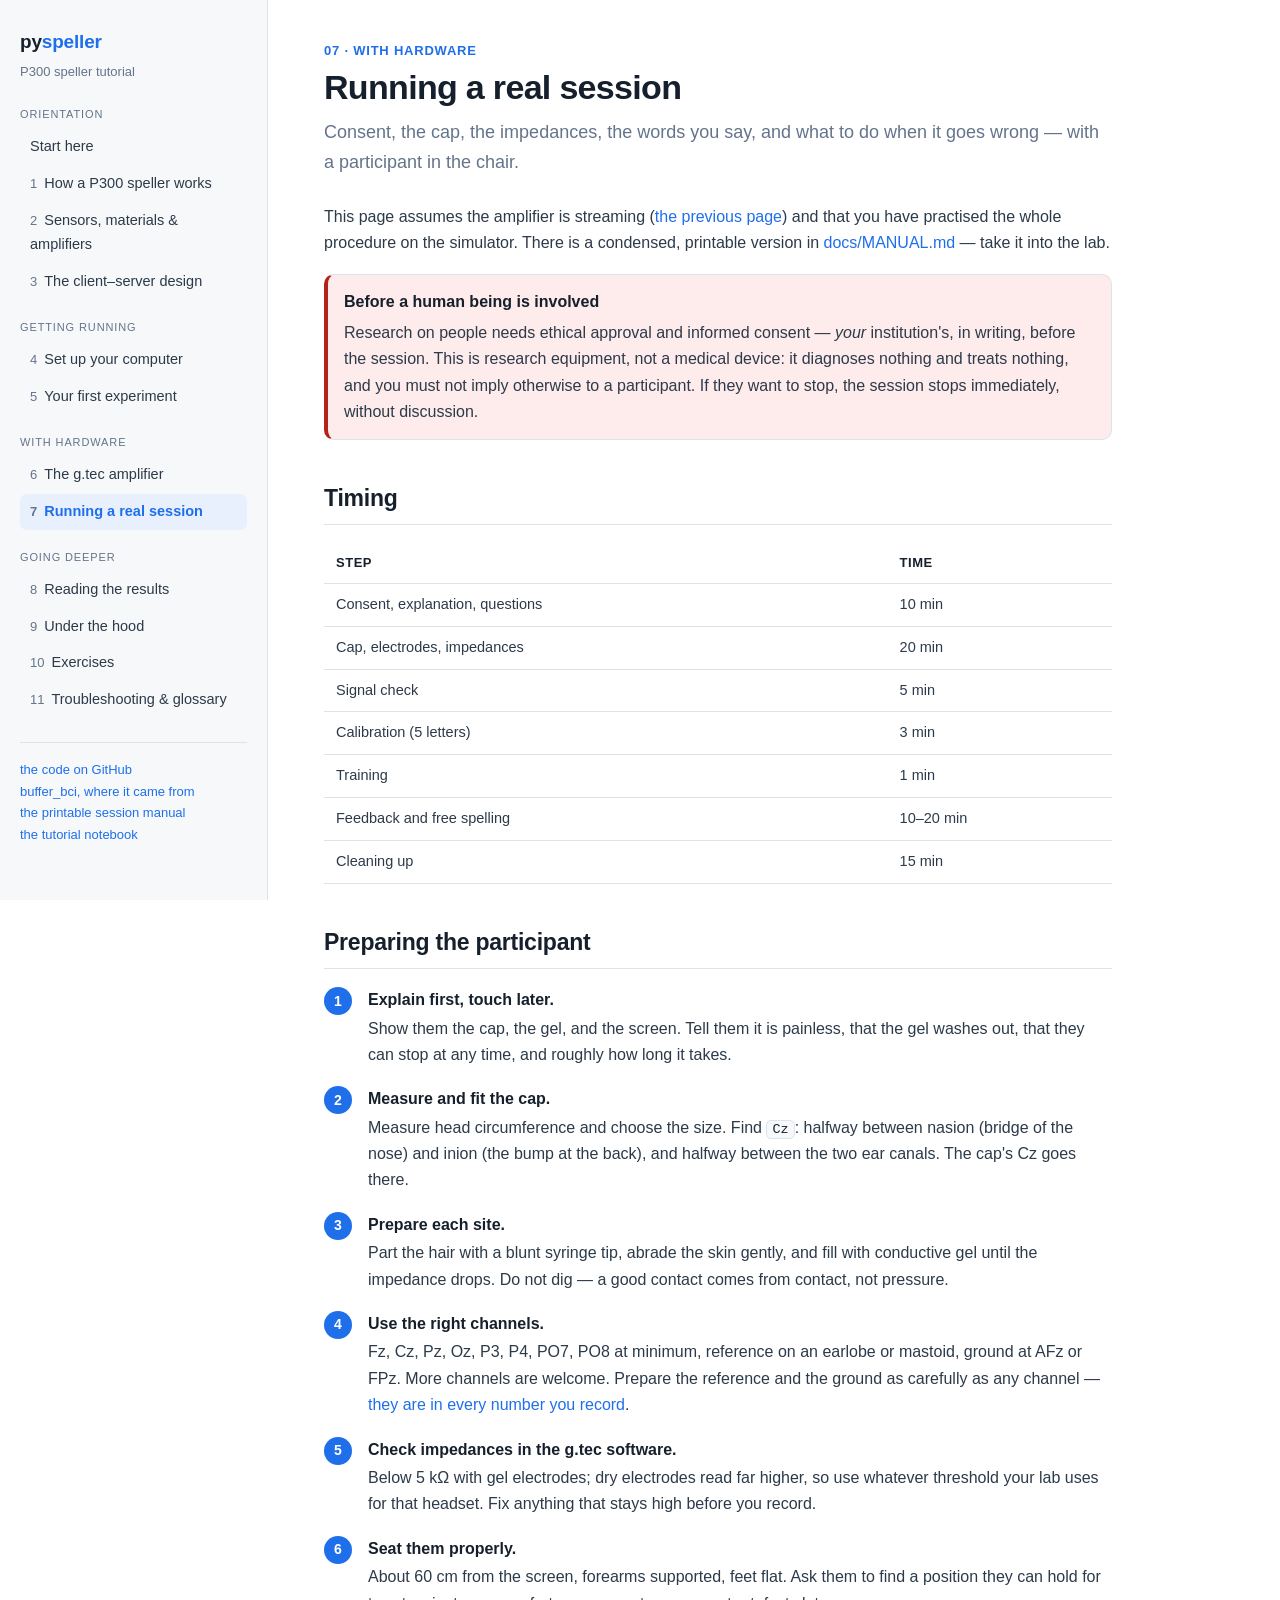
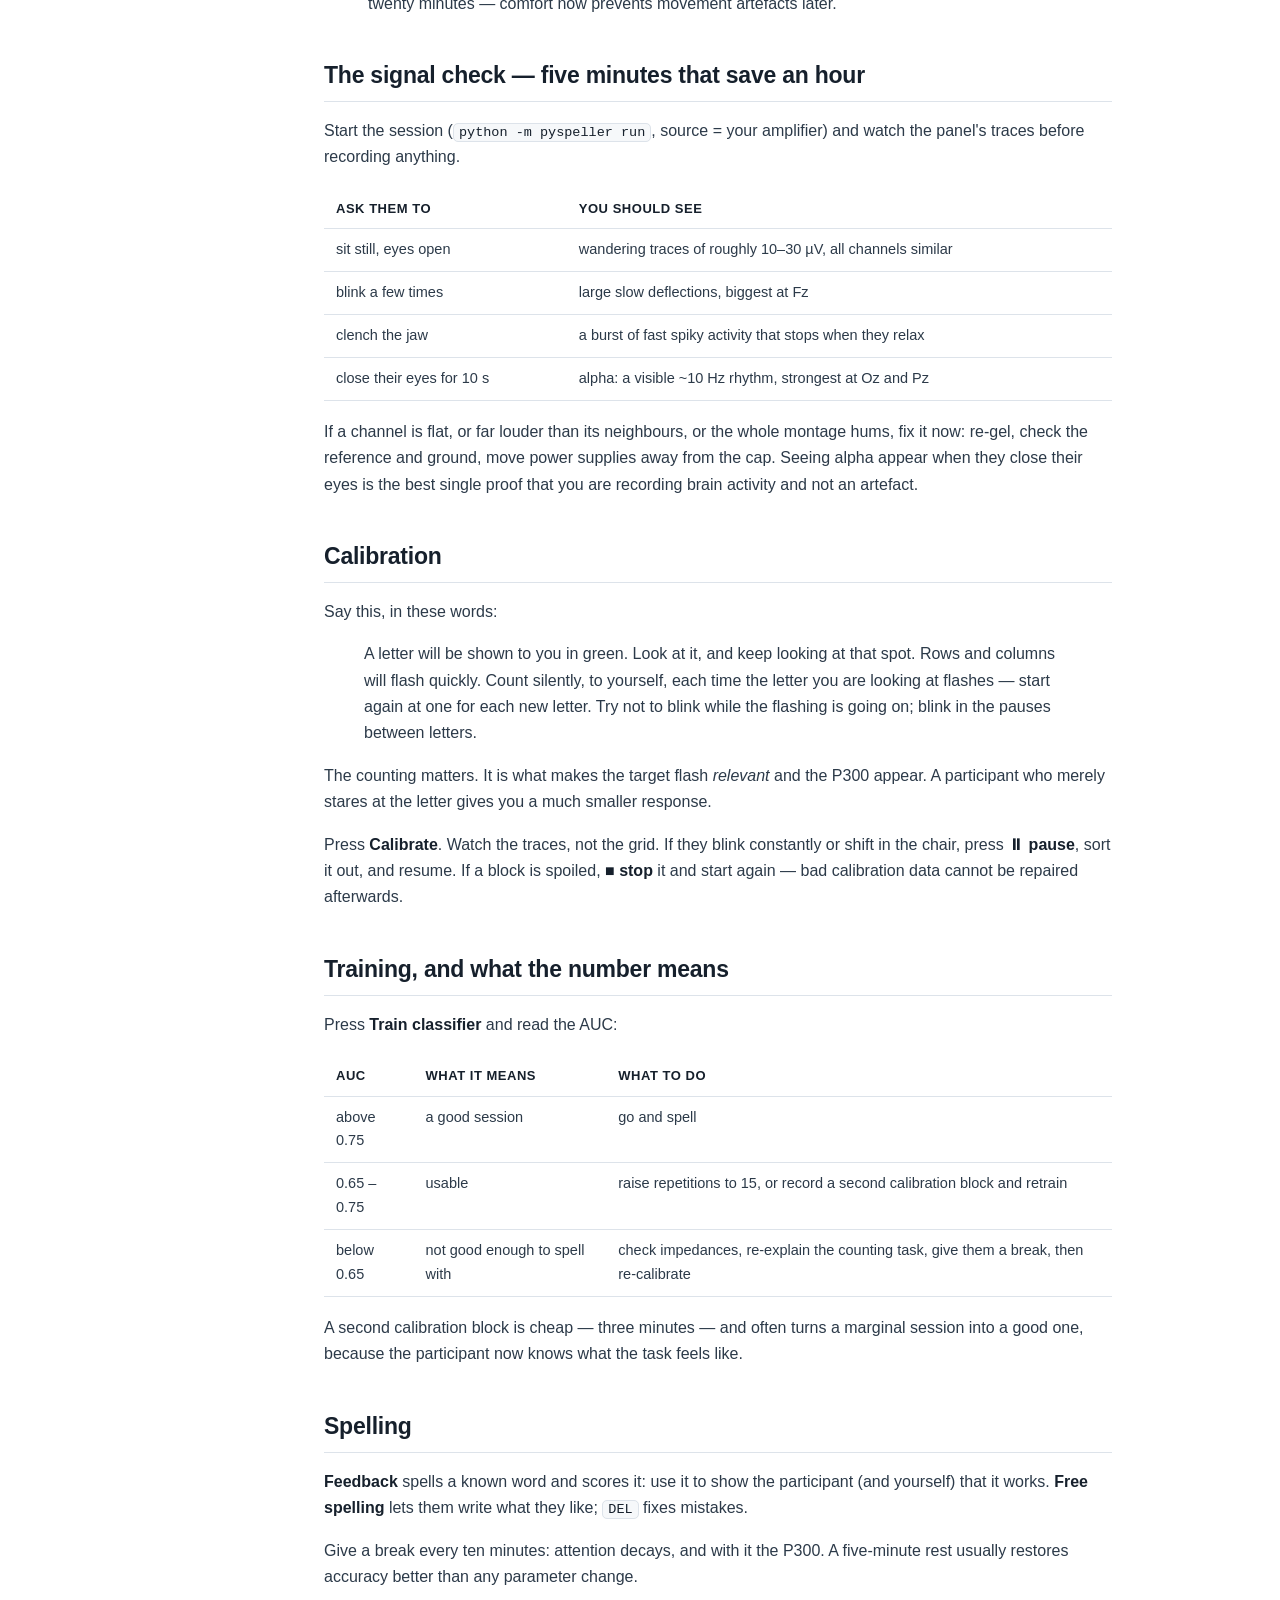
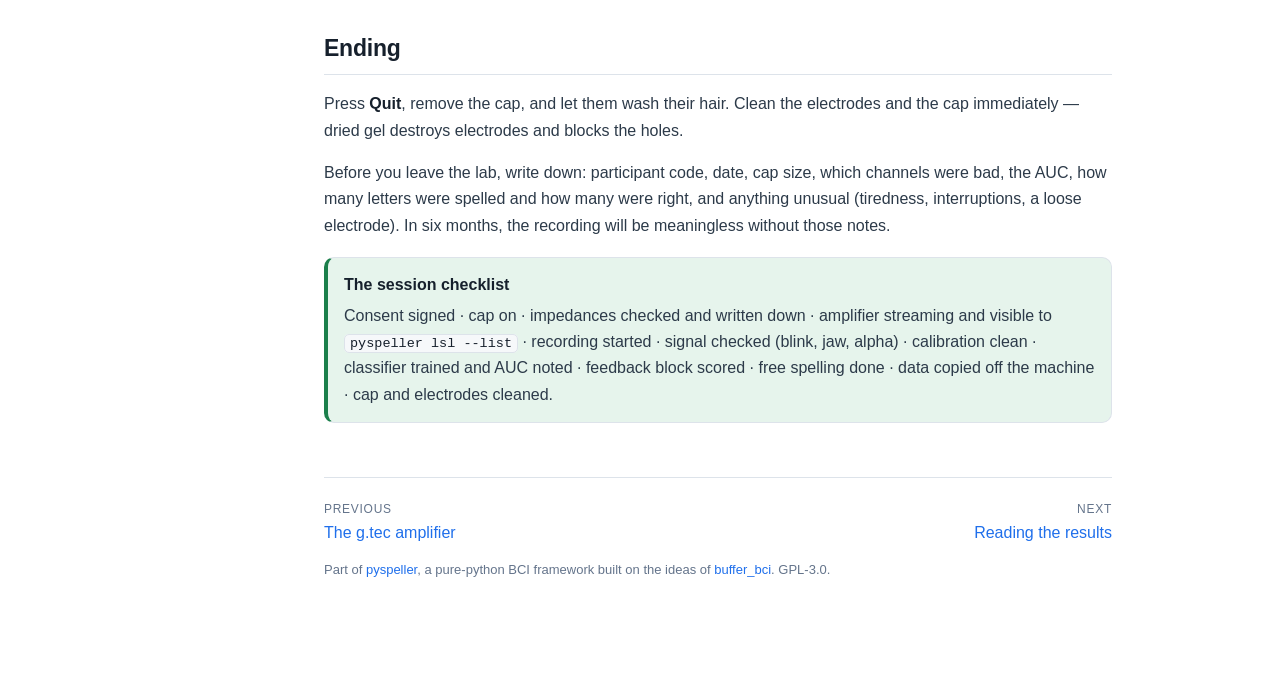
<file: docs/session.html>
<!DOCTYPE html>
<html lang="en">
<head>
<meta charset="utf-8">
<meta name="viewport" content="width=device-width, initial-scale=1">
<title>Running a real session · pyspeller</title>
<meta name="description" content="Consent, the cap, the impedances, the words you say, and what to do when it goes wrong — with a participant in the chair.">
<link rel="stylesheet" href="assets/css/site.css">
<link rel="icon" href="data:image/svg+xml,<svg xmlns='http://www.w3.org/2000/svg' viewBox='0 0 100 100'><text y='.9em' font-size='90'>🧠</text></svg>">
</head>
<body>
<div class="layout">
<aside class="sidebar">
  <a class="brand" href="index.html">py<span>speller</span></a>
  <div class="brand-sub">P300 speller tutorial</div>
  <details class="contents" open>
  <summary>Contents</summary>
  <div class="nav-group"><div class="nav-title">Orientation</div><nav>
  <a href="index.html">Start here</a>
  <a href="paradigm.html"><span class="num">1</span>How a P300 speller works</a>
  <a href="sensors.html"><span class="num">2</span>Sensors, materials & amplifiers</a>
  <a href="architecture.html"><span class="num">3</span>The client–server design</a>
  </nav></div>
  <div class="nav-group"><div class="nav-title">Getting running</div><nav>
  <a href="install.html"><span class="num">4</span>Set up your computer</a>
  <a href="first-run.html"><span class="num">5</span>Your first experiment</a>
  </nav></div>
  <div class="nav-group"><div class="nav-title">With hardware</div><nav>
  <a href="gtec.html"><span class="num">6</span>The g.tec amplifier</a>
  <a href="session.html" class="current"><span class="num">7</span>Running a real session</a>
  </nav></div>
  <div class="nav-group"><div class="nav-title">Going deeper</div><nav>
  <a href="results.html"><span class="num">8</span>Reading the results</a>
  <a href="code.html"><span class="num">9</span>Under the hood</a>
  <a href="exercises.html"><span class="num">10</span>Exercises</a>
  <a href="reference.html"><span class="num">11</span>Troubleshooting & glossary</a>
  </nav></div>
  <div class="sidebar-foot">
    <a href="https://github.com/berdakh/pyspeller">the code on GitHub</a><br>
    <a href="https://github.com/berdakh/buffer_bci">buffer_bci, where it came from</a><br>
    <a href="https://github.com/berdakh/pyspeller/blob/main/docs/MANUAL.md">the printable session manual</a><br>
    <a href="https://github.com/berdakh/pyspeller/blob/main/docs/pyspeller_tutorial.ipynb">the tutorial notebook</a>
  </div>
  </details>
</aside>
<main>
  <div class="page-kicker">07 · With hardware</div>
  <h1>Running a real session</h1>
  <p class="lede">Consent, the cap, the impedances, the words you say, and what to do when it goes wrong — with a participant in the chair.</p>
  <p>This page assumes the amplifier is streaming (<a href="gtec.html">the previous page</a>)
and that you have practised the whole procedure on the simulator. There is a
condensed, printable version in
<a href="https://github.com/berdakh/pyspeller/blob/main/docs/MANUAL.md">docs/MANUAL.md</a>
— take it into the lab.</p>
<div class="stop">
<span class="block-title">Before a human being is involved</span>
Research on people needs ethical approval and informed consent — <em>your</em>
institution's, in writing, before the session. This is research equipment, not a
medical device: it diagnoses nothing and treats nothing, and you must not imply
otherwise to a participant. If they want to stop, the session stops
immediately, without discussion.
</div>

<h2 id="timing">Timing</h2>
<div class="table-wrap"><table>
<thead>
<tr>
<th>Step</th>
<th>Time</th>
</tr>
</thead>
<tbody>
<tr>
<td>Consent, explanation, questions</td>
<td>10 min</td>
</tr>
<tr>
<td>Cap, electrodes, impedances</td>
<td>20 min</td>
</tr>
<tr>
<td>Signal check</td>
<td>5 min</td>
</tr>
<tr>
<td>Calibration (5 letters)</td>
<td>3 min</td>
</tr>
<tr>
<td>Training</td>
<td>1 min</td>
</tr>
<tr>
<td>Feedback and free spelling</td>
<td>10–20 min</td>
</tr>
<tr>
<td>Cleaning up</td>
<td>15 min</td>
</tr>
</tbody>
</table></div>
<h2 id="preparing-the-participant">Preparing the participant</h2>
<ol class="steps">
<li><strong>Explain first, touch later.</strong> Show them the cap, the gel, and
the screen. Tell them it is painless, that the gel washes out, that they can
stop at any time, and roughly how long it takes.</li>
<li><strong>Measure and fit the cap.</strong> Measure head circumference and
choose the size. Find <code>Cz</code>: halfway between nasion (bridge of the
nose) and inion (the bump at the back), and halfway between the two ear canals.
The cap's Cz goes there.</li>
<li><strong>Prepare each site.</strong> Part the hair with a blunt syringe tip,
abrade the skin gently, and fill with conductive gel until the impedance drops.
Do not dig — a good contact comes from contact, not pressure.</li>
<li><strong>Use the right channels.</strong> Fz, Cz, Pz, Oz, P3, P4, PO7, PO8 at
minimum, reference on an earlobe or mastoid, ground at AFz or FPz. More channels
are welcome. Prepare the reference and the ground as carefully as any channel —
<a href="sensors.html#8-reference-and-ground-the-question-everyone-asks">they are
in every number you record</a>.</li>
<li><strong>Check impedances in the g.tec software.</strong> Below 5 kΩ with gel
electrodes; dry electrodes read far higher, so use whatever threshold your lab
uses for that headset. Fix anything that stays high before you record.</li>
<li><strong>Seat them properly.</strong> About 60 cm from the screen, forearms
supported, feet flat. Ask them to find a position they can hold for twenty
minutes — comfort now prevents movement artefacts later.</li>
</ol>

<h2 id="the-signal-check-five-minutes-that-save-an-hour">The signal check — five minutes that save an hour</h2>
<p>Start the session (<code>python -m pyspeller run</code>, source = your amplifier) and watch
the panel's traces before recording anything.</p>
<div class="table-wrap"><table>
<thead>
<tr>
<th>Ask them to</th>
<th>You should see</th>
</tr>
</thead>
<tbody>
<tr>
<td>sit still, eyes open</td>
<td>wandering traces of roughly 10–30 µV, all channels similar</td>
</tr>
<tr>
<td>blink a few times</td>
<td>large slow deflections, biggest at Fz</td>
</tr>
<tr>
<td>clench the jaw</td>
<td>a burst of fast spiky activity that stops when they relax</td>
</tr>
<tr>
<td>close their eyes for 10 s</td>
<td>alpha: a visible ~10 Hz rhythm, strongest at Oz and Pz</td>
</tr>
</tbody>
</table></div>
<p>If a channel is flat, or far louder than its neighbours, or the whole montage
hums, fix it now: re-gel, check the reference and ground, move power supplies
away from the cap. Seeing alpha appear when they close their eyes is the best
single proof that you are recording brain activity and not an artefact.</p>
<h2 id="calibration">Calibration</h2>
<p>Say this, in these words:</p>
<blockquote>
<p>A letter will be shown to you in green. Look at it, and keep looking at that
spot. Rows and columns will flash quickly. Count silently, to yourself, each
time the letter you are looking at flashes — start again at one for each new
letter. Try not to blink while the flashing is going on; blink in the pauses
between letters.</p>
</blockquote>
<p>The counting matters. It is what makes the target flash <em>relevant</em> and the P300
appear. A participant who merely stares at the letter gives you a much smaller
response.</p>
<p>Press <strong>Calibrate</strong>. Watch the traces, not the grid. If they blink constantly or
shift in the chair, press <strong>⏸ pause</strong>, sort it out, and resume. If a block is
spoiled, <strong>■ stop</strong> it and start again — bad calibration data cannot be repaired
afterwards.</p>
<h2 id="training-and-what-the-number-means">Training, and what the number means</h2>
<p>Press <strong>Train classifier</strong> and read the AUC:</p>
<div class="table-wrap"><table>
<thead>
<tr>
<th>AUC</th>
<th>What it means</th>
<th>What to do</th>
</tr>
</thead>
<tbody>
<tr>
<td>above 0.75</td>
<td>a good session</td>
<td>go and spell</td>
</tr>
<tr>
<td>0.65 – 0.75</td>
<td>usable</td>
<td>raise repetitions to 15, or record a second calibration block and retrain</td>
</tr>
<tr>
<td>below 0.65</td>
<td>not good enough to spell with</td>
<td>check impedances, re-explain the counting task, give them a break, then re-calibrate</td>
</tr>
</tbody>
</table></div>
<p>A second calibration block is cheap — three minutes — and often turns a marginal
session into a good one, because the participant now knows what the task feels
like.</p>
<h2 id="spelling">Spelling</h2>
<p><strong>Feedback</strong> spells a known word and scores it: use it to show the participant
(and yourself) that it works. <strong>Free spelling</strong> lets them write what they like;
<code>DEL</code> fixes mistakes.</p>
<p>Give a break every ten minutes: attention decays, and with it the P300. A
five-minute rest usually restores accuracy better than any parameter change.</p>
<h2 id="ending">Ending</h2>
<p>Press <strong>Quit</strong>, remove the cap, and let them wash their hair. Clean the
electrodes and the cap immediately — dried gel destroys electrodes and blocks
the holes.</p>
<p>Before you leave the lab, write down: participant code, date, cap size, which
channels were bad, the AUC, how many letters were spelled and how many were
right, and anything unusual (tiredness, interruptions, a loose electrode). In
six months, the recording will be meaningless without those notes.</p>
<div class="do">
<span class="block-title">The session checklist</span>
Consent signed · cap on · impedances checked and written down · amplifier
streaming and visible to <code>pyspeller lsl --list</code> · recording started ·
signal checked (blink, jaw, alpha) · calibration clean · classifier trained and
AUC noted · feedback block scored · free spelling done · data copied off the
machine · cap and electrodes cleaned.
</div>
  <div class="pager"><a href="gtec.html"><span class="dir">previous</span>The g.tec amplifier</a>
<a class="next" href="results.html"><span class="dir">next</span>Reading the results</a></div>
  <p class="meta">Part of <a href="https://github.com/berdakh/pyspeller">pyspeller</a>,
  a pure-python BCI framework built on the ideas of
  <a href="https://github.com/berdakh/buffer_bci">buffer_bci</a>. GPL-3.0.</p>
</main>
</div>
<script>
  // on a phone the contents list starts folded; on a wide screen it stays open
  var contents = document.querySelector('.contents');
  if (contents && window.matchMedia('(max-width: 900px)').matches)
    contents.removeAttribute('open');
</script>
</body>
</html>
</file>
<file: docs/assets/css/site.css>
/* pyspeller tutorial site -- one stylesheet, no build step, no dependencies */
:root {
  --ink: #16202c;
  --body: #2c3a49;
  --muted: #64748b;
  --line: #dde3ea;
  --bg: #ffffff;
  --panel: #f6f8fa;
  --accent: #1f6feb;
  --accent-soft: #e8f0fe;
  --good: #1b7f4b;
  --good-soft: #e6f4ec;
  --warn: #b45309;
  --warn-soft: #fdf3e3;
  --stop: #b42318;
  --stop-soft: #fdeceb;
  --code: #0f172a;
  --code-ink: #e6edf3;
  --radius: 10px;
  --sidebar: 268px;
}
@media (prefers-color-scheme: dark) {
  :root {
    --ink: #e9eef5; --body: #c7d2de; --muted: #93a1b1; --line: #263140;
    --bg: #0f1620; --panel: #161f2b; --accent: #6aa9ff; --accent-soft: #16263d;
    --good: #6ddf9e; --good-soft: #10261b; --warn: #f0b429; --warn-soft: #2a2113;
    --stop: #ff9c92; --stop-soft: #2c1615; --code: #0b121b; --code-ink: #dbe6f2;
  }
}
* { box-sizing: border-box; }
html { scroll-behavior: smooth; }
body {
  margin: 0; background: var(--bg); color: var(--body);
  font: 16px/1.65 -apple-system, BlinkMacSystemFont, "Segoe UI", Roboto, Helvetica, Arial, sans-serif;
  -webkit-font-smoothing: antialiased;
}
a { color: var(--accent); text-decoration: none; }
a:hover { text-decoration: underline; }

/* ---------------------------------------------------------------- layout */
.layout { display: flex; min-height: 100vh; }
.sidebar {
  width: var(--sidebar); flex: 0 0 var(--sidebar); border-right: 1px solid var(--line);
  padding: 26px 20px 40px; position: sticky; top: 0; height: 100vh; overflow-y: auto;
  background: var(--panel);
}
.brand { display: block; font-size: 19px; font-weight: 700; color: var(--ink); letter-spacing: -0.01em; }
.brand span { color: var(--accent); }
.brand-sub { color: var(--muted); font-size: 13px; margin: 4px 0 22px; }
.nav-group { margin-bottom: 18px; }
.nav-title { font-size: 11px; text-transform: uppercase; letter-spacing: 0.08em; color: var(--muted); margin-bottom: 6px; }
.sidebar nav a {
  display: block; padding: 6px 10px; border-radius: 7px; color: var(--body);
  font-size: 14.5px; margin-bottom: 1px;
}
.sidebar nav a:hover { background: var(--accent-soft); text-decoration: none; }
.sidebar nav a.current { background: var(--accent-soft); color: var(--accent); font-weight: 600; }
.sidebar nav a .num { color: var(--muted); font-variant-numeric: tabular-nums; margin-right: 7px; font-size: 13px; }
.sidebar-foot { margin-top: 24px; padding-top: 16px; border-top: 1px solid var(--line); font-size: 13px; color: var(--muted); }

main { flex: 1; min-width: 0; max-width: 900px; padding: 40px 56px 90px; overflow-wrap: break-word; }
.page-kicker { color: var(--accent); font-weight: 600; font-size: 13px; letter-spacing: 0.06em; text-transform: uppercase; }
h1 { color: var(--ink); font-size: 34px; line-height: 1.2; margin: 6px 0 10px; letter-spacing: -0.02em; }
h2 { color: var(--ink); font-size: 23px; margin: 40px 0 12px; letter-spacing: -0.01em; padding-bottom: 6px; border-bottom: 1px solid var(--line); }
h3 { color: var(--ink); font-size: 18px; margin: 28px 0 8px; }
h4 { color: var(--ink); font-size: 15.5px; margin: 20px 0 6px; }
.lede { font-size: 18px; color: var(--muted); margin: 0 0 26px; }
p, li { color: var(--body); }
ul, ol { padding-left: 22px; }
li { margin: 5px 0; }
hr { border: 0; border-top: 1px solid var(--line); margin: 34px 0; }
strong { color: var(--ink); }

/* ----------------------------------------------------------------- code */
code { font-family: ui-monospace, SFMono-Regular, "SF Mono", Menlo, Consolas, monospace; font-size: 13.5px; }
:not(pre) > code { background: var(--panel); border: 1px solid var(--line); border-radius: 5px; padding: 1px 5px; color: var(--ink); }
pre {
  background: var(--code); color: var(--code-ink); padding: 14px 16px; border-radius: var(--radius);
  overflow-x: auto; font-size: 13.5px; line-height: 1.55; margin: 14px 0;
}
pre code { background: none; border: 0; padding: 0; color: inherit; }
pre.out {                            /* what the program prints back */
  background: var(--panel); color: var(--body); border: 1px solid var(--line);
}
pre.out code { color: var(--body); }

/* --------------------------------------------------------------- blocks */
.note, .warn, .do, .stop {
  border-radius: var(--radius); padding: 14px 16px; margin: 18px 0; border: 1px solid var(--line);
  background: var(--panel);
}
.note { border-left: 4px solid var(--accent); background: var(--accent-soft); }
.do { border-left: 4px solid var(--good); background: var(--good-soft); }
.warn { border-left: 4px solid var(--warn); background: var(--warn-soft); }
.stop { border-left: 4px solid var(--stop); background: var(--stop-soft); }
.note p:first-child, .warn p:first-child, .do p:first-child, .stop p:first-child { margin-top: 0; }
.note p:last-child, .warn p:last-child, .do p:last-child, .stop p:last-child { margin-bottom: 0; }
.block-title { font-weight: 700; color: var(--ink); display: block; margin-bottom: 4px; }

/* a wide table scrolls by itself instead of stretching the page sideways */
.table-wrap { overflow-x: auto; -webkit-overflow-scrolling: touch; margin: 18px 0; }
.table-wrap table { margin: 0; }
table { border-collapse: collapse; width: 100%; margin: 18px 0; font-size: 14.5px; }
th, td { text-align: left; padding: 9px 12px; border-bottom: 1px solid var(--line);
         vertical-align: top; overflow-wrap: anywhere; }
th { color: var(--ink); font-size: 13px; text-transform: uppercase; letter-spacing: 0.04em; }
tbody tr:hover { background: var(--panel); }

figure { margin: 24px 0; }
figure img, figure svg { width: 100%; height: auto; border-radius: var(--radius); }
figure img.shadow { border: 1px solid var(--line); }
figcaption { color: var(--muted); font-size: 13.5px; margin-top: 8px; }

.cards { display: grid; grid-template-columns: repeat(auto-fit, minmax(230px, 1fr)); gap: 14px; margin: 22px 0; }
.card {
  border: 1px solid var(--line); border-radius: var(--radius); padding: 16px; background: var(--panel);
  display: block; color: var(--body);
}
.card:hover { border-color: var(--accent); text-decoration: none; }
.card .card-num { color: var(--accent); font-size: 12px; font-weight: 700; letter-spacing: 0.06em; }
.card h3 { margin: 4px 0 6px; font-size: 16.5px; }
.card p { margin: 0; font-size: 14px; color: var(--muted); }

.steps { counter-reset: step; list-style: none; padding: 0; }
.steps > li { counter-increment: step; position: relative; padding-left: 44px; margin: 18px 0; }
.steps > li::before {
  content: counter(step); position: absolute; left: 0; top: 0; width: 28px; height: 28px;
  border-radius: 50%; background: var(--accent); color: #fff; display: grid; place-items: center;
  font-size: 14px; font-weight: 700;
}
.steps > li > strong:first-child { display: block; color: var(--ink); margin-bottom: 2px; }

.pager { display: flex; justify-content: space-between; gap: 16px; margin-top: 54px; padding-top: 22px; border-top: 1px solid var(--line); }
.pager a { display: block; max-width: 48%; }
.pager .dir { display: block; font-size: 12px; color: var(--muted); text-transform: uppercase; letter-spacing: 0.06em; }
.pager .next { text-align: right; margin-left: auto; }
.meta { color: var(--muted); font-size: 13px; }
.kbd { border: 1px solid var(--line); border-bottom-width: 2px; border-radius: 5px; padding: 1px 6px; font-size: 12.5px; background: var(--panel); color: var(--ink); }

/* the contents list folds away on a phone, and is always open on a desktop */
.contents > summary { display: none; }
@media (max-width: 900px) {
  .layout { display: block; }
  .sidebar {
    width: auto; height: auto; position: static; border-right: 0;
    border-bottom: 1px solid var(--line); padding: 16px;
  }
  .contents > summary {
    display: block; cursor: pointer; list-style: none; padding: 9px 12px;
    border: 1px solid var(--line); border-radius: 8px; background: var(--bg);
    color: var(--ink); font-weight: 600; font-size: 15px;
  }
  .contents > summary::-webkit-details-marker { display: none; }
  .contents > summary::after { content: ' ▾'; color: var(--muted); }
  .contents[open] > summary::after { content: ' ▴'; }
  .contents > summary + * { margin-top: 12px; }
  .sidebar nav a { padding: 9px 10px; }     /* bigger tap targets */
  .sidebar-foot { font-size: 14px; }
  .sidebar-foot a { display: inline-block; padding: 4px 0; }
  main { padding: 24px 16px 70px; max-width: 100%; }
  h1 { font-size: 26px; }
  h2 { font-size: 20px; }
  .lede { font-size: 16.5px; }
  pre { font-size: 12.5px; }
  .cards { grid-template-columns: 1fr; }
  figure img, figure svg { border-radius: 8px; }
}
</file>
